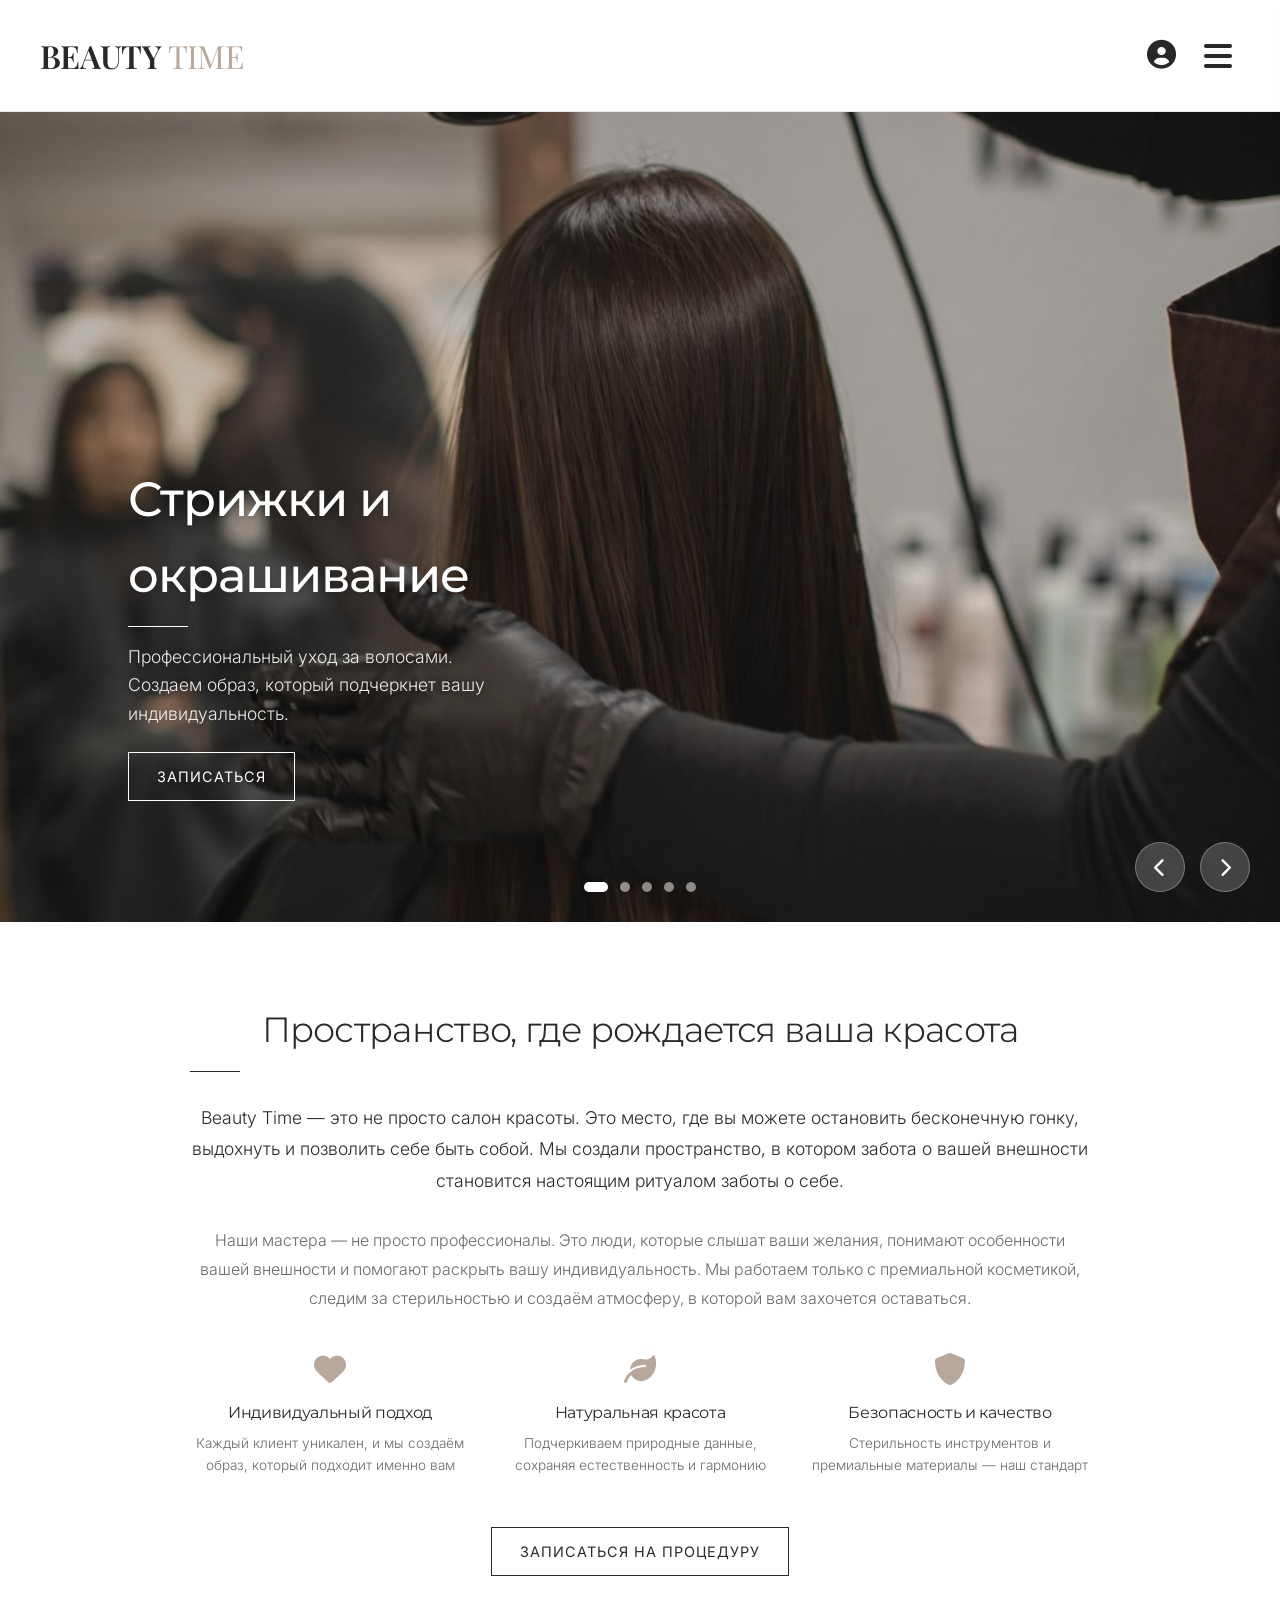
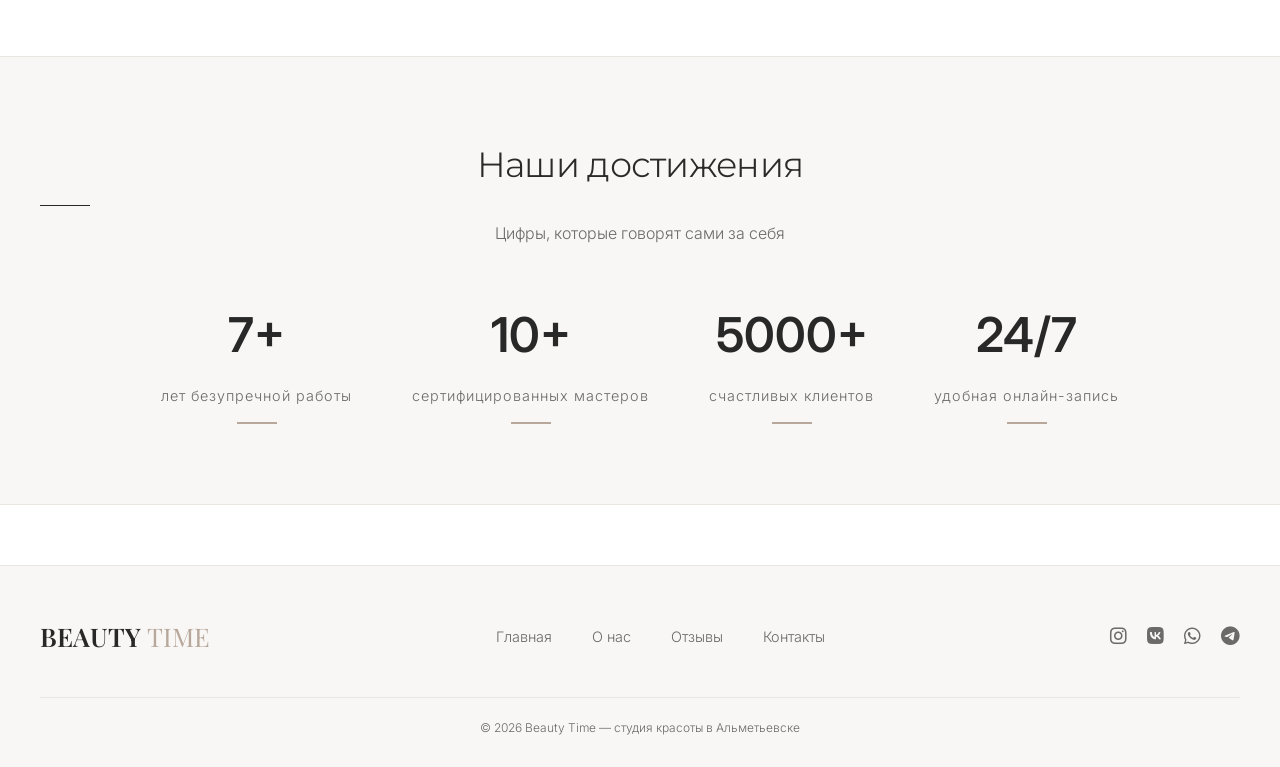
<file: index.html>
﻿<!DOCTYPE html>
<html lang="ru">
<head>
    <meta charset="UTF-8">
    <meta name="viewport" content="width=device-width, initial-scale=1.0, user-scalable=yes">
    <title>Beauty Time — студия красоты</title>
    <link rel="preconnect" href="https://fonts.googleapis.com">
    <link rel="preconnect" href="https://fonts.gstatic.com" crossorigin>
    <link href="https://fonts.googleapis.com/css2?family=Inter:opsz,wght@14..32,300;14..32,400;14..32,500;14..32,600&family=Montserrat:wght@300;400;500;600&family=Playfair+Display:wght@400;500;600;700&display=swap" rel="stylesheet">
    <link rel="stylesheet" href="https://cdnjs.cloudflare.com/ajax/libs/font-awesome/6.0.0-beta3/css/all.min.css">
    <link rel="stylesheet" href="assets/style.css">
</head>
<body>

<!-- ===== ШАПКА ===== -->
<nav class="navbar">
    <div class="container nav-container">
        <a href="index.html" class="logo">BEAUTY <span>TIME</span></a>
        <div class="right-icons">
            <a href="assets/profile.html" class="profile-icon" id="profileLink">
                <i class="fas fa-user-circle"></i>
            </a>
            <input type="checkbox" id="menu-toggle">
            <label for="menu-toggle" class="menu-icon"><i class="fas fa-bars"></i></label>
            <label for="menu-toggle" class="menu-overlay"></label>
            <div class="nav-links">
                <label for="menu-toggle" class="close-menu"><i class="fas fa-times"></i></label>
                <a href="index.html"><i class="fas fa-home"></i> Главная</a>
                <a href="assets/about.html"><i class="fas fa-spa"></i> О нас</a>
                <div class="dropdown" id="services-dropdown">
                    <div class="dropdown-header" onclick="toggleDropdown(event)">
                        <span><i class="fas fa-cut"></i> Услуги</span>
                        <i class="fas fa-chevron-down"></i>
                    </div>
                    <div class="dropdown-content">
                        <a href="assets/services-hair.html">Парикмахерские услуги</a>
                        <a href="assets/services-lashes.html">Ресницы</a>
                        <a href="assets/services-makeup.html">Make up</a>
                        <a href="assets/services-brows.html">Уход за бровями</a>
                        <a href="assets/services-nails.html">Ногтевой сервис</a>
                    </div>
                </div>
                <a href="assets/reviews.html"><i class="fas fa-star"></i> Отзывы</a>
                <a href="assets/contacts.html"><i class="fas fa-phone-alt"></i> Контакты</a>
                
            </div>
        </div>
    </div>
</nav>

<!-- ===== ГЛАВНАЯ СТРАНИЦА ===== -->
<div class="page active-page">
    <!-- Слайдер -->
    <div class="hero-slider" id="heroSlider">
        <div class="slider-container" id="sliderContainer"></div>
        <div class="slider-arrows">
            <div class="slider-arrow" id="prevSlide"><i class="fas fa-chevron-left"></i></div>
            <div class="slider-arrow" id="nextSlide"><i class="fas fa-chevron-right"></i></div>
        </div>
        <div class="slider-dots" id="sliderDots"></div>
    </div>

    <!-- Блок "О салоне" -->
    <section class="about-salon-section">
        <div class="container">
            <div class="about-salon-content">
                <h2 class="about-salon-title">Пространство, где рождается ваша красота</h2>
                <p class="about-salon-lead">
                    Beauty Time — это не просто салон красоты. Это место, где вы можете остановить бесконечную гонку, выдохнуть и позволить себе быть собой. Мы создали пространство, в котором забота о вашей внешности становится настоящим ритуалом заботы о себе.
                </p>
                <p class="about-salon-text">
                    Наши мастера — не просто профессионалы. Это люди, которые слышат ваши желания, понимают особенности вашей внешности и помогают раскрыть вашу индивидуальность. Мы работаем только с премиальной косметикой, следим за стерильностью и создаём атмосферу, в которой вам захочется оставаться.
                </p>
                <div class="about-features">
                    <div class="about-feature-item">
                        <i class="fas fa-heart about-feature-icon"></i>
                        <h3 class="about-feature-title">Индивидуальный подход</h3>
                        <p class="about-feature-text">Каждый клиент уникален, и мы создаём образ, который подходит именно вам</p>
                    </div>
                    <div class="about-feature-item">
                        <i class="fas fa-leaf about-feature-icon"></i>
                        <h3 class="about-feature-title">Натуральная красота</h3>
                        <p class="about-feature-text">Подчеркиваем природные данные, сохраняя естественность и гармонию</p>
                    </div>
                    <div class="about-feature-item">
                        <i class="fas fa-shield-alt about-feature-icon"></i>
                        <h3 class="about-feature-title">Безопасность и качество</h3>
                        <p class="about-feature-text">Стерильность инструментов и премиальные материалы — наш стандарт</p>
                    </div>
                </div>
                <div class="about-cta-wrap">
                    <a href="assets/profile.html" class="btn">Записаться на процедуру</a>
                </div>
            </div>
        </div>
    </section>

    <!-- Блок с достижениями/статистикой -->
    <section class="achievements-section">
        <div class="container">
            <div class="achievements-header">
                <h2 class="achievements-title">Наши достижения</h2>
                <p class="achievements-subtitle">Цифры, которые говорят сами за себя</p>
            </div>
            <div class="achievements-grid">
                <div class="achievement-item">
                    <div class="achievement-number">7+</div>
                    <div class="achievement-label">лет безупречной работы</div>
                    <div class="achievement-divider"></div>
                </div>
                <div class="achievement-item">
                    <div class="achievement-number">10+</div>
                    <div class="achievement-label">сертифицированных мастеров</div>
                    <div class="achievement-divider"></div>
                </div>
                <div class="achievement-item">
                    <div class="achievement-number">5000+</div>
                    <div class="achievement-label">счастливых клиентов</div>
                    <div class="achievement-divider"></div>
                </div>
                <div class="achievement-item">
                    <div class="achievement-number">24/7</div>
                    <div class="achievement-label">удобная онлайн-запись</div>
                    <div class="achievement-divider"></div>
                </div>
            </div>
        </div>
    </section>

</div>

<!-- ФУТЕР -->
<footer>
    <div class="footer-container">
        <div class="footer-content">
            <div class="footer-logo">BEAUTY <span>TIME</span></div>
            <div class="footer-links">
                <a href="index.html">Главная</a>
                <a href="assets/about.html">О нас</a>
                <a href="assets/reviews.html">Отзывы</a>
                <a href="assets/contacts.html">Контакты</a>
            </div>
            <div class="footer-social">
                <a href="#" aria-label="Instagram"><i class="fab fa-instagram"></i></a>
                <a href="#" aria-label="VK"><i class="fab fa-vk"></i></a>
                <a href="#" aria-label="WhatsApp"><i class="fab fa-whatsapp"></i></a>
                <a href="#" aria-label="Telegram"><i class="fab fa-telegram"></i></a>
            </div>
        </div>
        <div class="footer-copyright">
            © 2026 Beauty Time — студия красоты в Альметьевске
        </div>
    </div>
</footer>

<script>
    // ===== ГЛОБАЛЬНЫЕ ПЕРЕМЕННЫЕ =====
    let currentSlide = 0;
    let slides = [];
    let slideInterval;

    // ===== ДАННЫЕ ДЛЯ СЛАЙДЕРА =====
    const sliderData = [
        { image: 'assets/img/hair_slide.jpg', title: 'Стрижки и окрашивание', description: 'Профессиональный уход за волосами. Создаем образ, который подчеркнет вашу индивидуальность.' },
        { image: 'assets/img/eyes_slide.jpg', title: 'Ресницы и ламинирование', description: 'Выразительный взгляд без утяжеления. Ламинирование, наращивание, уход.' },
        { image: 'assets/img/make_up_slide.jpg', title: 'Make up', description: 'Естественная красота, подчеркнутая мастерством наших визажистов.' },
        { image: 'assets/img/brows_slider.jpg', title: 'Уход за бровями', description: 'Естественная красота, подчеркнутая мастерством наших бровистов. Подарите своему взгляду выразительность и гармонию.' },
        { image: 'assets/img/nails_slide.jpg', title: 'Маникюр и педикюр', description: 'Идеальный дизайн ногтей. Работаем только с премиальными материалами.' }
    ];

    // ===== ФУНКЦИИ СЛАЙДЕРА =====
    function initSlider() {
        const container = document.getElementById('sliderContainer');
        const dotsContainer = document.getElementById('sliderDots');
        if (!container) return;
        container.innerHTML = '';
        dotsContainer.innerHTML = '';
        sliderData.forEach((item, index) => {
            const slide = document.createElement('div');
            slide.className = `slide ${index === 0 ? 'active' : ''}`;
            slide.style.backgroundImage = `url('${item.image}')`;
            slide.innerHTML = `<div class="slide-overlay"></div><div class="slide-content"><h2>${item.title}</h2><p>${item.description}</p><a href="assets/profile.html" class="btn">Записаться</a></div>`;
            container.appendChild(slide);
            const dot = document.createElement('div');
            dot.className = `dot ${index === 0 ? 'active' : ''}`;
            dot.onclick = () => goToSlide(index);
            dotsContainer.appendChild(dot);
        });
        slides = document.querySelectorAll('.slide');
        document.getElementById('prevSlide').onclick = () => changeSlide(-1);
        document.getElementById('nextSlide').onclick = () => changeSlide(1);
        startAutoSlide();
    }

    function changeSlide(direction) { stopAutoSlide(); goToSlide(currentSlide + direction); startAutoSlide(); }
    
    function goToSlide(index) {
        if (!slides.length) return;
        if (index < 0) index = slides.length - 1;
        if (index >= slides.length) index = 0;
        slides.forEach((s, i) => s.classList.toggle('active', i === index));
        document.querySelectorAll('.dot').forEach((d, i) => d.classList.toggle('active', i === index));
        currentSlide = index;
    }
    
    function startAutoSlide() { stopAutoSlide(); slideInterval = setInterval(() => changeSlide(1), 5000); }
    function stopAutoSlide() { if (slideInterval) { clearInterval(slideInterval); slideInterval = null; } }

    function toggleDropdown(e) {
        e.stopPropagation();
        document.getElementById('services-dropdown').classList.toggle('active');
    }

    // ===== ПЕРЕНАПРАВЛЕНИЕ ИКОНКИ ПРОФИЛЯ (ИСПРАВЛЕНО) =====
    function updateProfileLink() {
        const profileIcon = document.getElementById('profileLink');
        if (profileIcon) {
            const savedUser = localStorage.getItem('beautyTime_user');
            if (savedUser) {
                const user = JSON.parse(savedUser);
                if (user.isAdmin) {
                    profileIcon.href = 'assets/admin.html';
                } else {
                    profileIcon.href = 'assets/profile.html';
                }
            } else {
                profileIcon.href = 'assets/profile.html';
            }
        }
    }

    // ===== ИНИЦИАЛИЗАЦИЯ =====
    window.onload = () => {
        initSlider();
        updateProfileLink();
    };
</script>
<div class="scroll-top-btn" id="scrollTopBtn">
    <i class="fas fa-arrow-up"></i>
</div>

<script>
    // Кнопка "Наверх"
    const scrollTopBtn = document.getElementById('scrollTopBtn');
    
    window.addEventListener('scroll', function() {
        if (window.scrollY > 300) {
            scrollTopBtn.classList.add('show');
        } else {
            scrollTopBtn.classList.remove('show');
        }
    });
    
    scrollTopBtn.addEventListener('click', function() {
        window.scrollTo({
            top: 0,
            behavior: 'smooth'
        });
    });
</script>
</body>
</html>
</file>
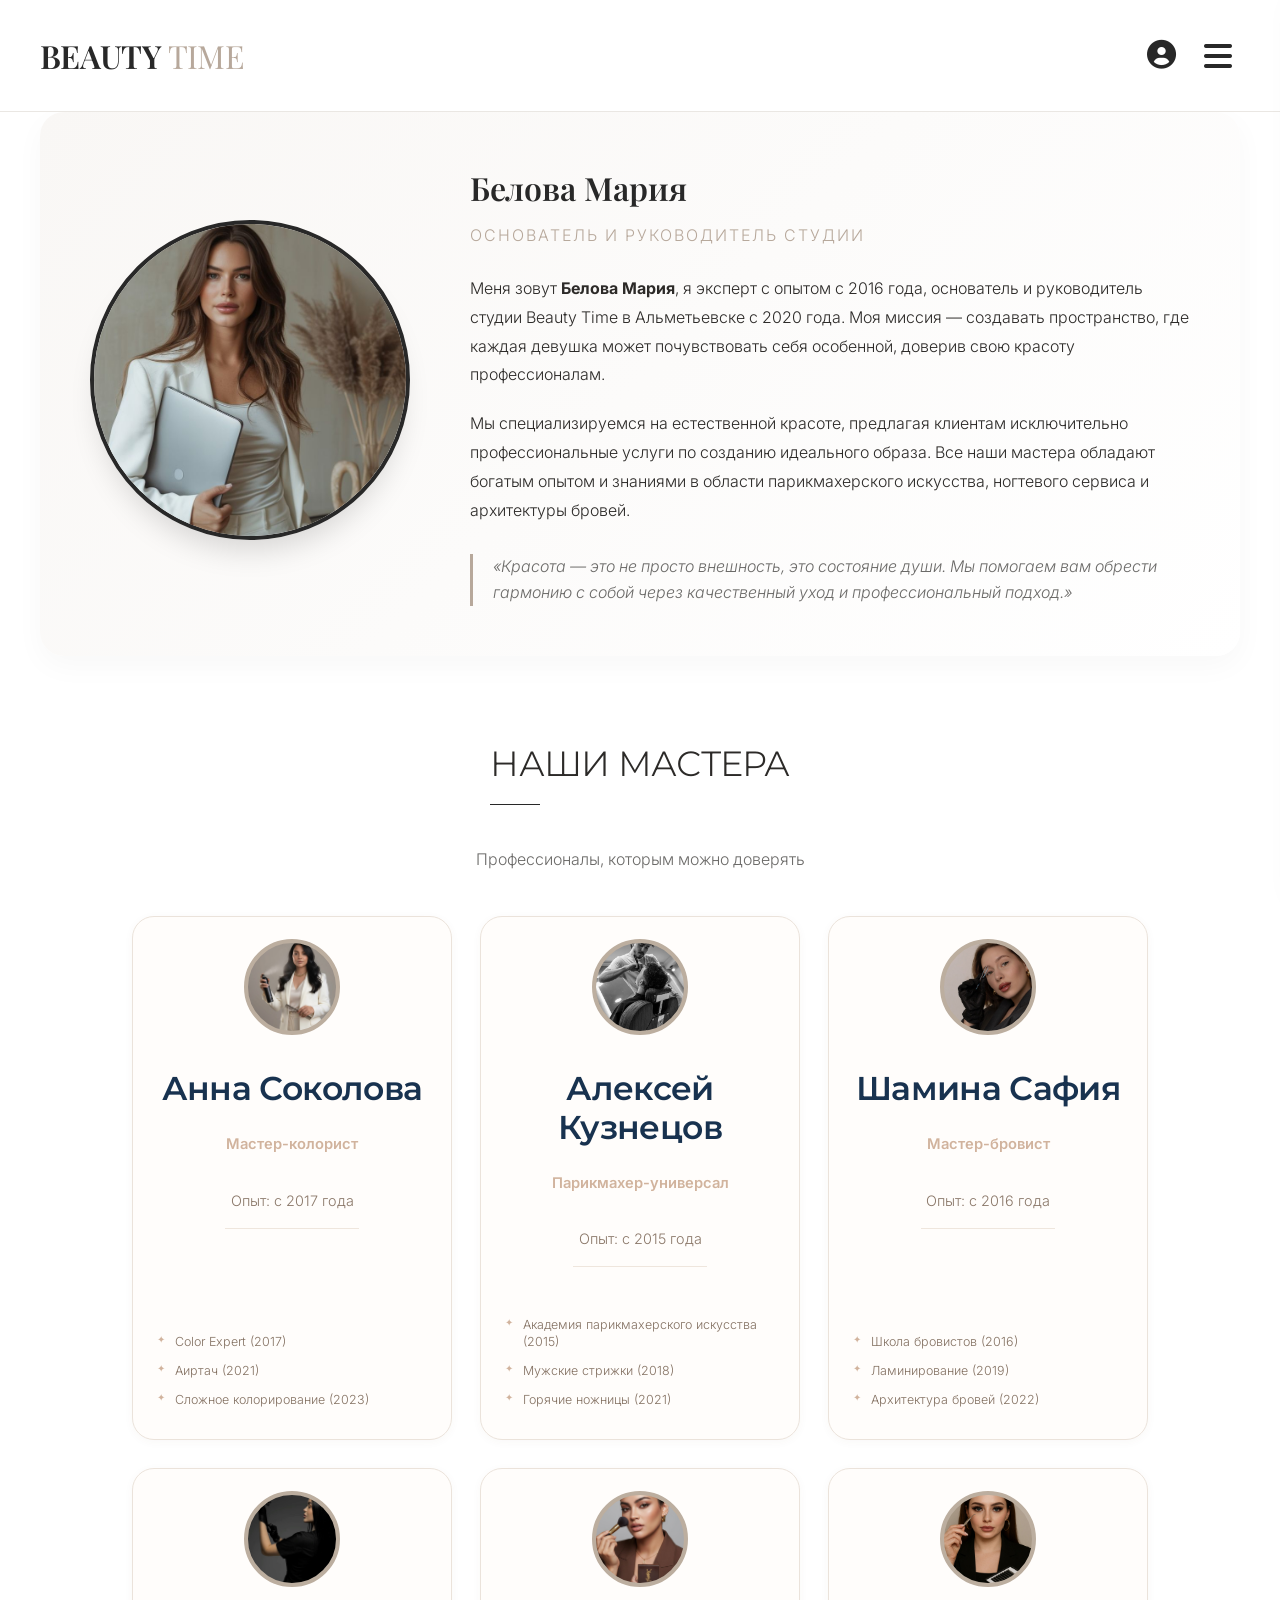
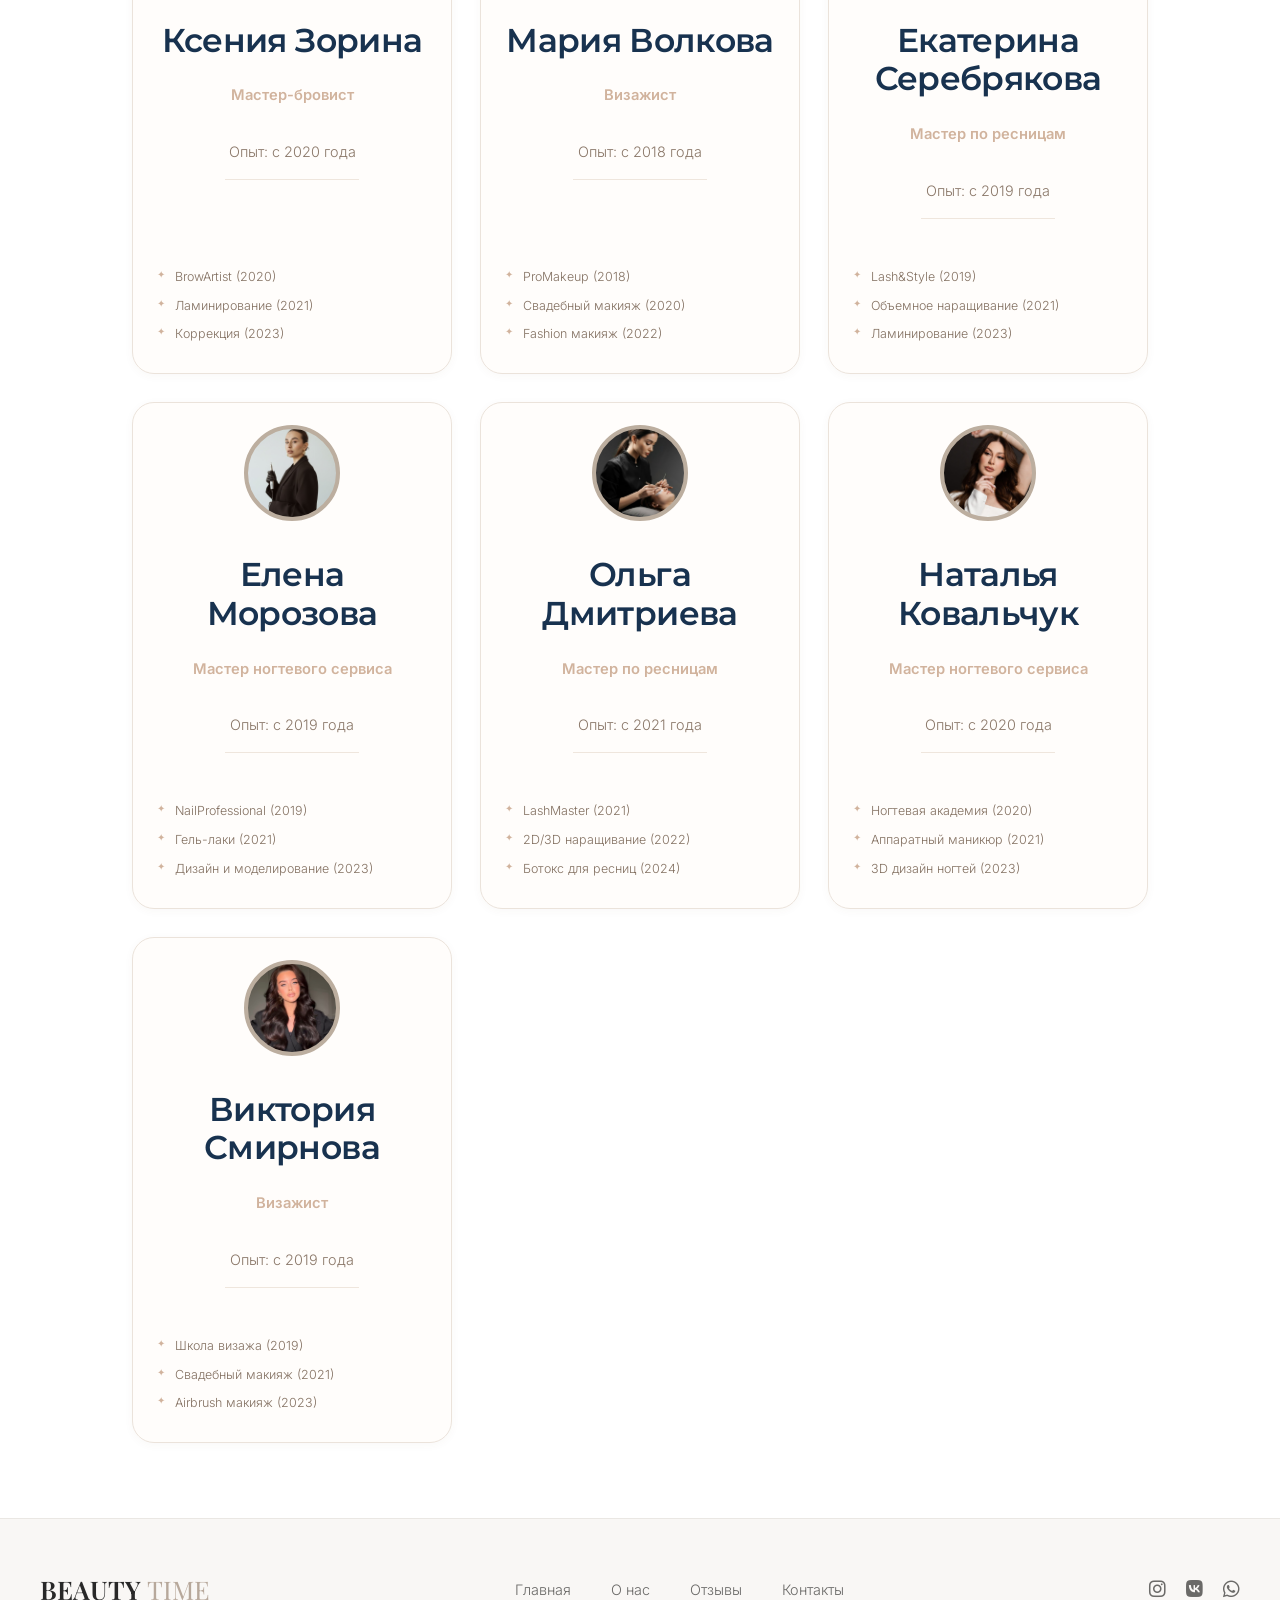
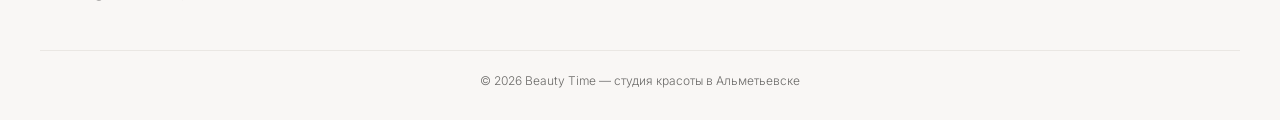
<file: assets/about.html>
﻿<!DOCTYPE html>
<html lang="ru">
<head>
    <meta charset="UTF-8">
    <meta name="viewport" content="width=device-width, initial-scale=1.0, user-scalable=yes">
    <title>Beauty Time — О нас</title>
    <link rel="preconnect" href="https://fonts.googleapis.com">
    <link rel="preconnect" href="https://fonts.gstatic.com" crossorigin>
    <link href="https://fonts.googleapis.com/css2?family=Inter:opsz,wght@14..32,300;14..32,400;14..32,500;14..32,600&family=Montserrat:wght@300;400;500;600&family=Playfair+Display:wght@400;500;600;700&display=swap" rel="stylesheet">
    <link rel="stylesheet" href="https://cdnjs.cloudflare.com/ajax/libs/font-awesome/6.0.0-beta3/css/all.min.css">
    <link rel="stylesheet" href="style.css">
    

</head>
<body class="page-about">

    <!-- ===== ШАПКА ===== -->
    <nav class="navbar">
        <div class="container nav-container">
            <a href="../index.html" class="logo">BEAUTY <span>TIME</span></a>
            <div class="right-icons">
                <a href="profile.html" class="profile-icon"><i class="fas fa-user-circle"></i></a>
                <input type="checkbox" id="menu-toggle">
                <label for="menu-toggle" class="menu-icon"><i class="fas fa-bars"></i></label>
                <label for="menu-toggle" class="menu-overlay"></label>
                <div class="nav-links">
                    <label for="menu-toggle" class="close-menu"><i class="fas fa-times"></i></label>
                    <a href="../index.html"><i class="fas fa-home"></i> Главная</a>
                    <a href="about.html"><i class="fas fa-spa"></i> О нас</a>
                    <div class="dropdown" id="services-dropdown">
                        <div class="dropdown-header" onclick="toggleDropdown(event)">
                            <span><i class="fas fa-cut"></i> Услуги</span>
                            <i class="fas fa-chevron-down"></i>
                        </div>
                        <div class="dropdown-content">
                            <a href="services-hair.html">Парикмахерские услуги</a>
                            <a href="services-lashes.html">Ресницы</a>
                            <a href="services-makeup.html">Make up</a>
                            <a href="services-brows.html">Уход за бровями</a>
                            <a href="services-nails.html">Ногтевой сервис</a>
                        </div>
                    </div>
                    <a href="reviews.html"><i class="fas fa-star"></i> Отзывы</a>
                    <a href="contacts.html"><i class="fas fa-phone-alt"></i> Контакты</a>
                  
                </div>
            </div>
        </div>
    </nav>

    <!-- ===== СТРАНИЦА "О НАС" ===== -->
    <div class="page active-page">
        <div class="container">
            <!-- Блок о Беловой Марии -->
            <div class="about-founder">
                <div class="founder-photo">
                    <img src="img/admin_salon.jpg" alt="Белова Мария" onerror="this.src='https://placehold.co/320x320/e5dfd9/2c2a28?text=Maria'">
                </div>
                <div class="founder-info">
                    <div class="founder-name">Белова Мария</div>
                    <div class="founder-title">ОСНОВАТЕЛЬ И РУКОВОДИТЕЛЬ СТУДИИ</div>
                    <p class="founder-text">
                        Меня зовут <strong>Белова Мария</strong>, я эксперт с опытом с 2016 года, основатель и руководитель студии Beauty Time в Альметьевске с 2020 года. 
                        Моя миссия — создавать пространство, где каждая девушка может почувствовать себя особенной, доверив свою красоту профессионалам.
                    </p>
                    <p class="founder-text">
                        Мы специализируемся на естественной красоте, предлагая клиентам исключительно профессиональные услуги по созданию идеального образа. 
                        Все наши мастера обладают богатым опытом и знаниями в области парикмахерского искусства, ногтевого сервиса и архитектуры бровей.
                    </p>
                    <div class="founder-signature">
                        «Красота — это не просто внешность, это состояние души. Мы помогаем вам обрести гармонию с собой через качественный уход и профессиональный подход.»
                    </div>
                </div>
            </div>

            <!-- Заголовок блока мастеров -->
            <div class="masters-heading">
                <h2 class="masters-heading-title">НАШИ МАСТЕРА</h2>
                <p class="masters-heading-subtitle">Профессионалы, которым можно доверять</p>
            </div>

            <!-- Карточки мастеров -->
            <div class="masters-grid" id="masters-container"></div>
        </div>
    </div>

    <!-- ФУТЕР -->
    <footer>
        <div class="footer-container">
            <div class="footer-content">
                <div class="footer-logo">BEAUTY <span>TIME</span></div>
                <div class="footer-links">
                    <a href="../index.html">Главная</a>
                    <a href="about.html">О нас</a>
                    <a href="reviews.html">Отзывы</a>
                    <a href="contacts.html">Контакты</a>
                </div>
                <div class="footer-social">
                    <a href="#"><i class="fab fa-instagram"></i></a>
                    <a href="#"><i class="fab fa-vk"></i></a>
                    <a href="#"><i class="fab fa-whatsapp"></i></a>
                </div>
            </div>
            <div class="footer-copyright">© 2026 Beauty Time — студия красоты в Альметьевске</div>
        </div>
    </footer>

    <script>
        // ===== ДАННЫЕ МАСТЕРОВ (10 КАРТОЧЕК) =====
        const mastersData = [
            { 
                id: 1, 
                name: 'Анна Соколова', 
                role: 'Мастер-колорист', 
                exp: 'Опыт: с 2017 года', 
                edu: ['Color Expert (2017)', 'Аиртач (2021)', 'Сложное колорирование (2023)'], 
                photo: './img/anna_sokolova_hair.jpg'
            },
            { 
                id: 2, 
                name: 'Алексей Кузнецов', 
                role: 'Парикмахер-универсал', 
                exp: 'Опыт: с 2015 года', 
                edu: ['Академия парикмахерского искусства (2015)', 'Мужские стрижки (2018)', 'Горячие ножницы (2021)'], 
                photo: './img/aleksey_kuznecov_hair.jpg'
            },
            { 
                id: 3, 
                name: 'Шамина Сафия', 
                role: 'Мастер-бровист', 
                exp: 'Опыт: с 2016 года', 
                edu: ['Школа бровистов (2016)', 'Ламинирование (2019)', 'Архитектура бровей (2022)'], 
                photo: './img/safia_shamina_brow.jpg'
            },
            { 
                id: 4, 
                name: 'Ксения Зорина', 
                role: 'Мастер-бровист', 
                exp: 'Опыт: с 2020 года', 
                edu: ['BrowArtist (2020)', 'Ламинирование (2021)', 'Коррекция (2023)'], 
                photo: './img/ksenya_zorina_brow.jpg'
            },
            { 
                id: 5, 
                name: 'Мария Волкова', 
                role: 'Визажист', 
                exp: 'Опыт: с 2018 года', 
                edu: ['ProMakeup (2018)', 'Свадебный макияж (2020)', 'Fashion макияж (2022)'], 
                photo: './img/maria_volkova_makeup.jpeg'
            },
            { 
                id: 6, 
                name: 'Екатерина Серебрякова', 
                role: 'Мастер по ресницам', 
                exp: 'Опыт: с 2019 года', 
                edu: ['Lash&Style (2019)', 'Объемное наращивание (2021)', 'Ламинирование (2023)'], 
                photo: './img/ekaterina_seryabkina_lash.jpg'
            },
            { 
                id: 7, 
                name: 'Елена Морозова', 
                role: 'Мастер ногтевого сервиса', 
                exp: 'Опыт: с 2019 года', 
                edu: ['NailProfessional (2019)', 'Гель-лаки (2021)', 'Дизайн и моделирование (2023)'], 
                photo: './img/elena_morozova_nail.jpg'
            },
            // ===== НОВЫЕ МАСТЕРА =====
            { 
                id: 8, 
                name: 'Ольга Дмитриева', 
                role: 'Мастер по ресницам', 
                exp: 'Опыт: с 2021 года', 
                edu: ['LashMaster (2021)', '2D/3D наращивание (2022)', 'Ботокс для ресниц (2024)'], 
                photo: './img/olga_dmitrieva_lashes.jpg'
            },
            { 
                id: 9, 
                name: 'Наталья Ковальчук', 
                role: 'Мастер ногтевого сервиса', 
                exp: 'Опыт: с 2020 года', 
                edu: ['Ногтевая академия (2020)', 'Аппаратный маникюр (2021)', '3D дизайн ногтей (2023)'], 
                photo: './img/natalia_kovalchuk_nails.jpg'
            },
            { 
                id: 10, 
                name: 'Виктория Смирнова', 
                role: 'Визажист', 
                exp: 'Опыт: с 2019 года', 
                edu: ['Школа визажа (2019)', 'Свадебный макияж (2021)', 'Airbrush макияж (2023)'], 
                photo: './img/victoria_smirnova_makeup.jpg'
            }
        ];

        let isAdmin = false;

        // Функция отрисовки карточек мастеров
        function renderMasters() {
            const container = document.getElementById('masters-container');
            if (!container) return;
            
            container.innerHTML = mastersData.map(master => `
                <div class="master-card">
                    <div class="master-photo" data-photo="${master.photo}"></div>
                    <h3 class="master-name">${master.name}</h3>
                    <div class="master-role">${master.role}</div>
                    <div class="master-exp-wrap">
                        <div class="master-exp">${master.exp}</div>
                    </div>
                    <ul class="master-edu">
                        ${master.edu.map(item => `<li>${item}</li>`).join('')}
                    </ul>
                    ${isAdmin ? `
                        <div class="admin-controls">
                            <button onclick="editMaster(${master.id})"><i class="fas fa-edit"></i></button>
                            <button onclick="deleteMaster(${master.id})"><i class="fas fa-trash"></i></button>
                        </div>
                    ` : ''}
                </div>
            `).join('');

            document.querySelectorAll('.master-photo[data-photo]').forEach((el) => {
                const photo = el.dataset.photo;
                if (photo) {
                    el.style.backgroundImage = `url('${photo}')`;
                    el.style.backgroundSize = 'cover';
                    el.style.backgroundPosition = 'center';
                }
            });
        }

        // Функции для админа (заглушки, можно реализовать позже)
        function editMaster(id) {
            alert(`Редактирование мастера с ID: ${id}`);
        }

        function deleteMaster(id) {
            if (confirm('Удалить этого мастера?')) {
                alert(`Мастер с ID ${id} удалён (демо-режим)`);
            }
        }

        // Проверка прав администратора
        function checkAdmin() {
            const savedUser = localStorage.getItem('beautyTime_user');
            if (savedUser) {
                const user = JSON.parse(savedUser);
                if (user.isAdmin) {
                    isAdmin = true;
                    document.getElementById('admin-menu-item').style.display = 'block';
                    renderMasters(); // Перерисовываем с кнопками админа
                }
            }
        }

        function toggleDropdown(e) {
            e.stopPropagation();
            const dropdown = document.getElementById('services-dropdown');
            if (dropdown) dropdown.classList.toggle('active');
        }

        // Инициализация
        window.onload = () => {
            renderMasters();
            checkAdmin();
        };
         // Перенаправление иконки профиля в зависимости от роли пользователя
    const profileIcon = document.querySelector('.profile-icon');
    if (profileIcon) {
        const savedUser = localStorage.getItem('beautyTime_user');
        if (savedUser) {
            const user = JSON.parse(savedUser);
            if (user.isAdmin) {
                profileIcon.href = 'admin.html';
            } else {
                profileIcon.href = 'profile.html';
            }
        } else {
            profileIcon.href = 'profile.html';
        }
    }
    
    </script>
    <div class="scroll-top-btn" id="scrollTopBtn">
    <i class="fas fa-arrow-up"></i>
</div>

<script>
    // Кнопка "Наверх"
    const scrollTopBtn = document.getElementById('scrollTopBtn');
    
    window.addEventListener('scroll', function() {
        if (window.scrollY > 300) {
            scrollTopBtn.classList.add('show');
        } else {
            scrollTopBtn.classList.remove('show');
        }
    });
    
    scrollTopBtn.addEventListener('click', function() {
        window.scrollTo({
            top: 0,
            behavior: 'smooth'
        });
    });
</script>
</body>
</html>
</file>
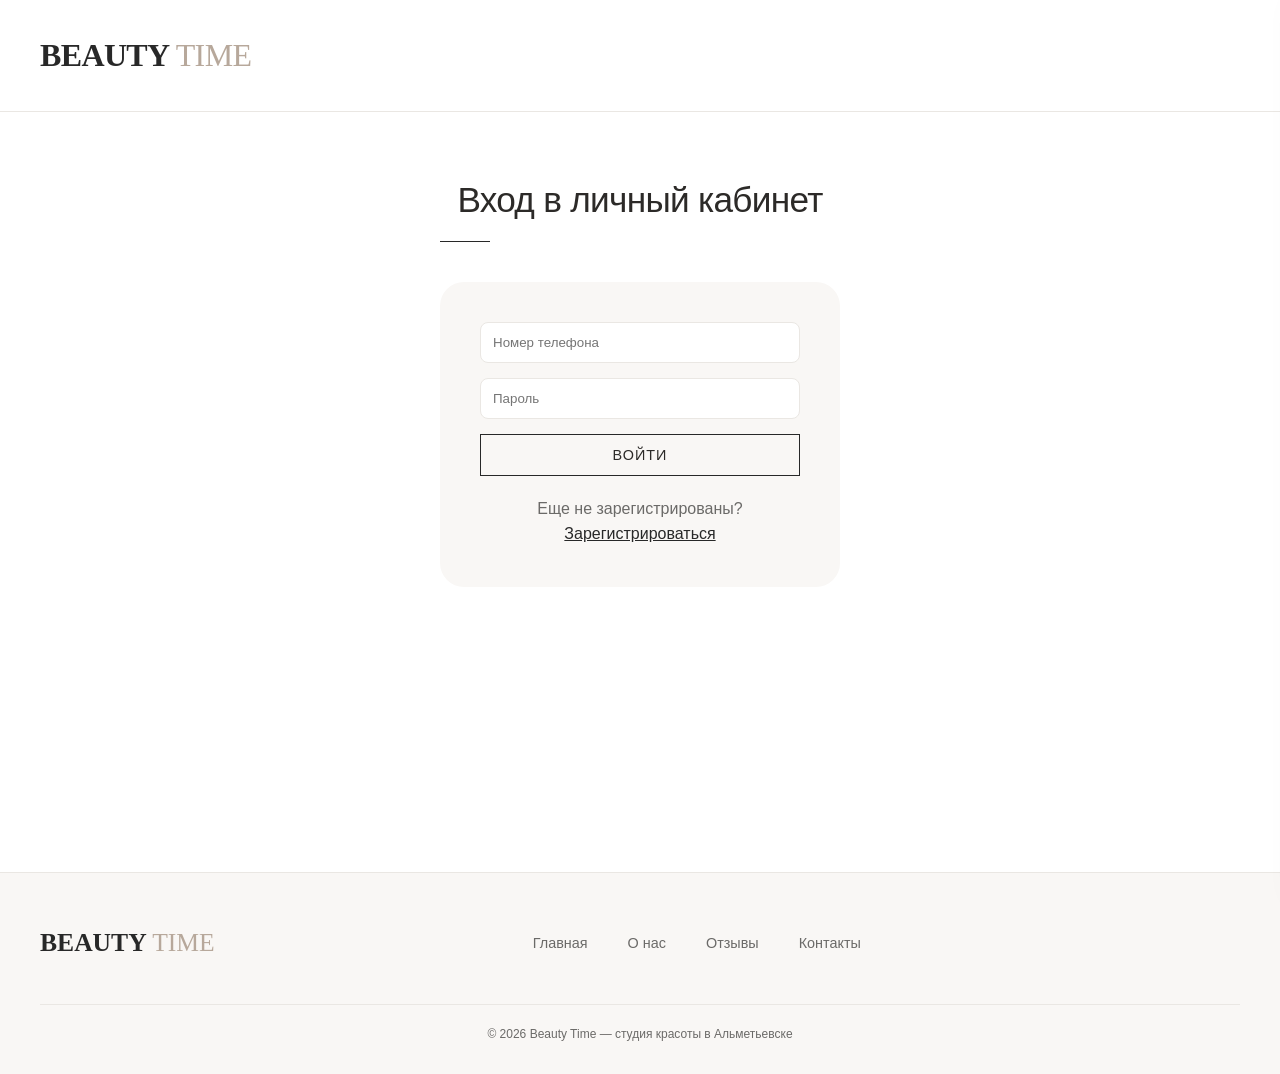
<file: assets/admin.html>
﻿<!DOCTYPE html>
<html lang="ru">
<head>
    <meta charset="UTF-8">
    <meta name="viewport" content="width=device-width, initial-scale=1.0, user-scalable=yes, viewport-fit=cover">
    <title>Beauty Time — Админ-панель</title>
    <link rel="preconnect" href="https://fonts.googleapis.com">
    <link rel="preconnect" href="https://fonts.gstatic.com" crossorigin>
    <link href="https://fonts.googleapis.com/css2?family=Inter:opsz,wght@14..32,300;14..32,400;14..32,500;14..32,600&family=Montserrat:wght@300;400;500;600&family=Playfair+Display:wght@400;500;600;700&display=swap" rel="stylesheet">
    <link rel="stylesheet" href="https://cdnjs.cloudflare.com/ajax/libs/font-awesome/6.0.0-beta3/css/all.min.css">
    <link rel="stylesheet" href="style.css">
    

</head>
<body>

    <nav class="navbar">
        <div class="container nav-container">
            <a href="../index.html" class="logo">BEAUTY <span>TIME</span></a>
            <div class="right-icons">
                <a href="profile.html" class="profile-icon" id="profileLink"><i class="fas fa-user-circle"></i></a>
                <input type="checkbox" id="menu-toggle">
                <label for="menu-toggle" class="menu-icon"><i class="fas fa-bars"></i></label>
                <label for="menu-toggle" class="menu-overlay"></label>
                <div class="nav-links">
                    <label for="menu-toggle" class="close-menu"><i class="fas fa-times"></i></label>
                    <a href="../index.html"><i class="fas fa-home"></i> Главная</a>
                    <a href="about.html"><i class="fas fa-spa"></i> О нас</a>
                    <div class="dropdown" id="services-dropdown">
                        <div class="dropdown-header" onclick="toggleDropdown(event)">
                            <span><i class="fas fa-cut"></i> Услуги</span>
                            <i class="fas fa-chevron-down"></i>
                        </div>
                        <div class="dropdown-content">
                            <a href="services-hair.html">Парикмахерские услуги</a>
                            <a href="services-lashes.html">Ресницы</a>
                            <a href="services-makeup.html">Make up</a>
                            <a href="services-brows.html">Уход за бровями</a>
                            <a href="services-nails.html">Ногтевой сервис</a>
                        </div>
                    </div>
                    <a href="reviews.html"><i class="fas fa-star"></i> Отзывы</a>
                    <a href="contacts.html"><i class="fas fa-phone-alt"></i> Контакты</a>
                </div>
            </div>
        </div>
    </nav>

    <div class="admin-container">
        <div class="admin-header">
            <div class="admin-profile">
                <div class="admin-avatar" id="adminAvatar"></div>
                <div class="admin-info">
                    <h1>Панель администратора</h1>
                    <p>Управление контентом сайта Beauty Time</p>
                </div>
            </div>
        </div>

        <!-- ===== ЛИЧНЫЕ ЗАПИСИ АДМИНИСТРАТОРА ===== -->
        <div class="profile-card">
            <h3>Мои записи</h3>
            <div id="appointments-list" class="appointments-list"></div>
            <button class="btn admin-new-booking-btn" onclick="startBooking()">+ Новая запись</button>
        </div>

        <!-- ===== СТАТИСТИКА ===== -->
        <div class="admin-stats" id="adminStats">
            <div class="stat-card"><div class="stat-number" id="statsMasters">10</div><div class="stat-label">Мастеров</div></div>
            <div class="stat-card"><div class="stat-number" id="statsServices">5</div><div class="stat-label">Категорий услуг</div></div>
            <div class="stat-card"><div class="stat-number" id="statsReviews">15</div><div class="stat-label">Отзывов</div></div>
            <div class="stat-card"><div class="stat-number" id="statsPending">8</div><div class="stat-label">На модерации</div></div>
        </div>

        <!-- ===== БЛОКИ УПРАВЛЕНИЯ ===== -->
        <div class="admin-sections">
            <div class="admin-card"><div class="admin-card-header"><i class="fas fa-users"></i> Мастера</div><div class="admin-card-body"><p>Управление карточками мастеров: добавление, редактирование, удаление</p><button class="admin-btn" onclick="openMastersEditor()">Редактировать мастеров</button></div></div>
            <div class="admin-card"><div class="admin-card-header"><i class="fas fa-cut"></i> Услуги</div><div class="admin-card-body"><p>Управление категориями услуг</p><button class="admin-btn" onclick="openServicesEditor()">Редактировать услуги</button></div></div>
            <div class="admin-card"><div class="admin-card-header"><i class="fas fa-star"></i> Отзывы</div><div class="admin-card-body"><p>Модерация отзывов: подтверждение, удаление</p><button class="admin-btn" onclick="openReviewsModeration()">Модерация отзывов</button></div></div>
        </div>

        <!-- КНОПКА ВЫХОДА -->
        <div class="logout-section">
            <button class="btn logout-btn" onclick="logout()">Выйти из аккаунта</button>
        </div>
    </div>

    <!-- Модальные окна с иконками -->
    <div class="modal" id="mastersModal">
        <div class="modal-content">
            <h3><i class="fas fa-users"></i> Мастера</h3>
            <div id="mastersList" class="items-list"></div>
            <button class="admin-btn admin-btn-add-master" onclick="addMaster()"><i class="fas fa-plus-circle"></i> Добавить мастера</button>
            <div class="modal-buttons">
                <button class="admin-btn admin-btn-close" onclick="closeModal('mastersModal')"><i class="fas fa-times"></i> Закрыть</button>
            </div>
        </div>
    </div>
    
    <div class="modal" id="servicesModal">
        <div class="modal-content">
            <h3><i class="fas fa-cut"></i> Услуги</h3>
            <div id="servicesList" class="items-list"></div>
            <div class="modal-buttons">
                <button class="admin-btn admin-btn-close" onclick="closeModal('servicesModal')"><i class="fas fa-times"></i> Закрыть</button>
            </div>
        </div>
    </div>
    
    <div class="modal" id="reviewsModal">
        <div class="modal-content">
            <h3><i class="fas fa-star"></i> Модерация отзывов</h3>
            <div id="reviewsList" class="items-list"></div>
            <div class="modal-buttons">
                <button class="admin-btn admin-btn-close" onclick="closeModal('reviewsModal')"><i class="fas fa-times"></i> Закрыть</button>
            </div>
        </div>
    </div>
    
    <div class="modal" id="editMasterModal">
        <div class="modal-content">
            <h3 id="editMasterTitle"><i class="fas fa-user-plus"></i> Добавить мастера</h3>
            <input type="text" id="masterName" placeholder="Имя">
            <input type="text" id="masterRole" placeholder="Специализация">
            <input type="text" id="masterExp" placeholder="Опыт">
            <textarea id="masterDesc" placeholder="Описание" rows="2"></textarea>
            <input type="text" id="masterPhoto" placeholder="URL фото">
            <button class="btn-save" onclick="saveMaster()"><i class="fas fa-save"></i> Сохранить</button>
            <button class="admin-btn admin-btn-cancel" onclick="closeModal('editMasterModal')"><i class="fas fa-ban"></i> Отмена</button>
        </div>
    </div>
    
    <div class="modal" id="editServiceModal">
        <div class="modal-content">
            <h3 id="editServiceTitle"><i class="fas fa-edit"></i> Редактировать услугу</h3>
            <input type="text" id="serviceName" placeholder="Название услуги">
            <input type="text" id="serviceIcon" placeholder="Иконка (например: cut, eye, paint-brush)">
            <button class="btn-save" onclick="saveService()"><i class="fas fa-save"></i> Сохранить</button>
            <button class="admin-btn admin-btn-cancel" onclick="closeModal('editServiceModal')"><i class="fas fa-ban"></i> Отмена</button>
        </div>
    </div>

    <div class="scroll-top-btn" id="scrollTopBtn"><i class="fas fa-arrow-up"></i></div>

    <footer>
        <div class="footer-container">
            <div class="footer-content">
                <div class="footer-logo">BEAUTY <span>TIME</span></div>
                <div class="footer-links">
                    <a href="../index.html">Главная</a>
                    <a href="about.html">О нас</a>
                    <a href="reviews.html">Отзывы</a>
                    <a href="contacts.html">Контакты</a>
                </div>
                <div class="footer-social">
                    <a href="#"><i class="fab fa-instagram"></i></a>
                    <a href="#"><i class="fab fa-vk"></i></a>
                    <a href="#"><i class="fab fa-whatsapp"></i></a>
                </div>
            </div>
            <div class="footer-copyright">© 2026 Beauty Time — студия красоты в Альметьевске</div>
        </div>
    </footer>

<script>
    let currentUser = null;
    let currentEditMasterId = null;
    let currentEditServiceId = null;

    // НАЧАЛЬНЫЕ ДАННЫЕ
    const defaultMasters = [
        { id: 1, name: 'Анна Соколова', role: 'Мастер-колорист', exp: 'с 2017', desc: 'Сложные окрашивания без рыжины.', photo: 'img/photo_master_hairs.jpg' },
        { id: 2, name: 'Алексей Кузнецов', role: 'Парикмахер-универсал', exp: 'с 2015', desc: 'Мужские и женские стрижки.', photo: 'img/photo_master_hairs_2.jpg' },
        { id: 3, name: 'Шамина Сафия', role: 'Мастер-бровист', exp: 'с 2016', desc: 'Идеальная форма бровей.', photo: 'img/photo_master_brow.jpg' },
        { id: 4, name: 'Ксения Зорина', role: 'Мастер-бровист', exp: 'с 2020', desc: 'Коррекция и окрашивание.', photo: 'img/photo_master_brow_2.jpg' },
        { id: 5, name: 'Мария Волкова', role: 'Визажист', exp: 'с 2018', desc: 'Свадебный и вечерний макияж.', photo: 'img/photo_make_up.jpeg' },
        { id: 6, name: 'Екатерина Серебрякова', role: 'Мастер по ресницам', exp: 'с 2019', desc: 'Ламинирование и наращивание.', photo: 'img/photo_master_resnic.jpg' },
        { id: 7, name: 'Елена Морозова', role: 'Мастер ногтевого сервиса', exp: 'с 2019', desc: 'Идеальный маникюр и педикюр.', photo: 'img/photonails.jpg' },
        { id: 8, name: 'Ольга Дмитриева', role: 'Мастер по ресницам', exp: 'с 2021', desc: 'Объемное наращивание.', photo: 'https://placehold.co/150x150/e5dfd9/2c2a28?text=Olga' },
        { id: 9, name: 'Наталья Ковальчук', role: 'Мастер ногтевого сервиса', exp: 'с 2020', desc: '3D дизайн ногтей.', photo: 'https://placehold.co/150x150/e5dfd9/2c2a28?text=Natalia' },
        { id: 10, name: 'Виктория Смирнова', role: 'Визажист', exp: 'с 2019', desc: 'Airbrush макияж.', photo: 'https://placehold.co/150x150/e5dfd9/2c2a28?text=Vika' }
    ];

    const defaultServices = [
        { id: 'hair', name: 'Парикмахерские услуги', icon: 'cut' },
        { id: 'lashes', name: 'Ресницы', icon: 'eye' },
        { id: 'makeup', name: 'Make up', icon: 'paint-brush' },
        { id: 'brows', name: 'Уход за бровями', icon: 'eye' },
        { id: 'nails', name: 'Ногтевой сервис', icon: 'hand-paper' }
    ];

    const defaultReviews = [
        { id: 1, author: 'Алиса Журова', text: 'Отличный сервис!', rating: 5, date: 'март 2026', approved: true },
        { id: 2, author: 'Юлия Г.', text: 'Очень довольна!', rating: 5, date: 'февраль 2026', approved: true },
        { id: 3, author: 'Милана А.', text: 'Восторг!', rating: 5, date: 'январь 2026', approved: true },
        { id: 4, author: 'Екатерина С.', text: 'Маникюр супер!', rating: 5, date: 'декабрь 2025', approved: true },
        { id: 5, author: 'Дмитрий П.', text: 'Стрижка отличная', rating: 5, date: 'ноябрь 2025', approved: true },
        { id: 6, author: 'Ольга М.', text: 'Всё понравилось!', rating: 5, date: 'октябрь 2025', approved: true },
        { id: 7, author: 'Светлана К.', text: 'Ламинирование супер', rating: 5, date: 'сентябрь 2025', approved: true },
        { id: 8, author: 'Анна В.', text: 'Брови идеальные', rating: 5, date: 'август 2025', approved: false },
        { id: 9, author: 'Максим Р.', text: 'Барбер топ', rating: 5, date: 'июль 2025', approved: false },
        { id: 10, author: 'Татьяна Д.', text: 'Педикюр отлично', rating: 5, date: 'июнь 2025', approved: false },
        { id: 11, author: 'Ирина З.', text: 'Макияж стойкий', rating: 5, date: 'май 2025', approved: false },
        { id: 12, author: 'Константин Л.', text: 'Всегда доволен', rating: 5, date: 'апрель 2025', approved: false },
        { id: 13, author: 'Вероника П.', text: 'Спа уход топ', rating: 5, date: 'март 2025', approved: false },
        { id: 14, author: 'Артем С.', text: 'Рекомендую', rating: 5, date: 'февраль 2025', approved: false },
        { id: 15, author: 'Наталья Г.', text: 'Колорирование супер', rating: 5, date: 'январь 2025', approved: false }
    ];

    function getMasters() { return JSON.parse(localStorage.getItem('beautyTime_masters')) || defaultMasters; }
    function saveMasters(m) { localStorage.setItem('beautyTime_masters', JSON.stringify(m)); }
    function getServices() { return JSON.parse(localStorage.getItem('beautyTime_services')) || defaultServices; }
    function saveServices(s) { localStorage.setItem('beautyTime_services', JSON.stringify(s)); }
    function getReviews() { return JSON.parse(localStorage.getItem('beautyTime_reviews')) || defaultReviews; }
    function saveReviews(r) { localStorage.setItem('beautyTime_reviews', JSON.stringify(r)); }
    function getAppointments() { return JSON.parse(localStorage.getItem(`appointments_${currentUser?.phone}`)) || []; }

    function updateStats() {
        document.getElementById('statsMasters').innerText = getMasters().length;
        document.getElementById('statsServices').innerText = getServices().length;
        const reviews = getReviews();
        document.getElementById('statsReviews').innerText = reviews.length;
        document.getElementById('statsPending').innerText = reviews.filter(r => !r.approved).length;
    }

    // ГЛАВНАЯ ФУНКЦИЯ ПРОВЕРКИ АДМИНА — ИСПРАВЛЕНА
    function checkAdmin() {
        const saved = localStorage.getItem('beautyTime_user');
        
        if (saved) {
            currentUser = JSON.parse(saved);
            if (currentUser.isAdmin) {
                // Админ — показываем панель
                renderAppointments();
                updateStats();
            } else {
                // Не админ — на главную
                window.location.href = '../index.html';
            }
        } else {
            // Нет пользователя — на страницу входа
            window.location.href = 'profile.html';
        }
    }

    function renderAppointments() {
        const apps = getAppointments();
        const container = document.getElementById('appointments-list');
        if (!container) return;
        const now = new Date();
        const active = apps.filter(app => !app.date || new Date(`${app.date}T${app.time}`) >= now);
        const completed = apps.filter(app => app.date && new Date(`${app.date}T${app.time}`) < now);
        container.innerHTML = `<h4>Активные записи</h4>${active.length ? active.map(app => `<div class="appointment-card"><div><strong>${app.serviceName || 'Услуга'}</strong><br>${app.masterName || 'Мастер'}<br>${app.date || ''} ${app.time || ''}<br>${app.totalPrice || 0} ₽</div><span class="appointment-status status-active">Активна</span></div>`).join('') : '<p>Нет активных записей</p>'}<h4 class="appointments-completed-title">Завершенные</h4>${completed.length ? completed.map(app => `<div class="appointment-card"><div><strong>${app.serviceName || 'Услуга'}</strong><br>${app.masterName}<br>${app.date} ${app.time}<br>${app.totalPrice} ₽</div><span class="appointment-status status-completed">Завершена</span></div>`).join('') : '<p>Нет завершенных записей</p>'}`;
    }

    function startBooking() { window.location.href = 'booking.html'; }
    function logout() { localStorage.removeItem('beautyTime_user'); window.location.href = '../index.html'; }

    function openMastersEditor() { renderMastersList(); document.getElementById('mastersModal').classList.add('active'); }
    function renderMastersList() {
        const masters = getMasters();
        document.getElementById('mastersList').innerHTML = masters.map(m => `<div class="item-card"><h4><i class="fas fa-user-circle"></i> ${m.name}</h4><p>${m.role} | ${m.exp}</p><div class="item-actions"><button class="btn-edit" onclick="editMaster(${m.id})"><i class="fas fa-edit"></i> Ред.</button><button class="btn-delete" onclick="deleteMaster(${m.id})"><i class="fas fa-trash-alt"></i> Уд.</button></div></div>`).join('');
    }
    function editMaster(id) { const m = getMasters().find(x => x.id === id); if (m) { currentEditMasterId = id; document.getElementById('editMasterTitle').innerHTML = '<i class="fas fa-user-edit"></i> Редактировать мастера'; document.getElementById('masterName').value = m.name; document.getElementById('masterRole').value = m.role; document.getElementById('masterExp').value = m.exp; document.getElementById('masterDesc').value = m.desc || ''; document.getElementById('masterPhoto').value = m.photo || ''; closeModal('mastersModal'); document.getElementById('editMasterModal').classList.add('active'); } }
    function addMaster() { currentEditMasterId = null; document.getElementById('editMasterTitle').innerHTML = '<i class="fas fa-user-plus"></i> Добавить мастера'; document.getElementById('masterName').value = ''; document.getElementById('masterRole').value = ''; document.getElementById('masterExp').value = ''; document.getElementById('masterDesc').value = ''; document.getElementById('masterPhoto').value = ''; closeModal('mastersModal'); document.getElementById('editMasterModal').classList.add('active'); }
    function saveMaster() { const masters = getMasters(); const newMaster = { id: currentEditMasterId || Date.now(), name: document.getElementById('masterName').value, role: document.getElementById('masterRole').value, exp: document.getElementById('masterExp').value, desc: document.getElementById('masterDesc').value, photo: document.getElementById('masterPhoto').value }; if (currentEditMasterId) { const idx = masters.findIndex(m => m.id === currentEditMasterId); if (idx !== -1) masters[idx] = newMaster; } else masters.push(newMaster); saveMasters(masters); closeModal('editMasterModal'); renderMastersList(); updateStats(); alert('Сохранено'); }
    function deleteMaster(id) { if (confirm('Удалить мастера?')) { saveMasters(getMasters().filter(m => m.id !== id)); renderMastersList(); updateStats(); } }

    function openServicesEditor() { renderServicesList(); document.getElementById('servicesModal').classList.add('active'); }
    function renderServicesList() { document.getElementById('servicesList').innerHTML = getServices().map(s => `<div class="item-card"><h4><i class="fas fa-${s.icon}"></i> ${s.name}</h4><p>Иконка: ${s.icon}</p><div class="item-actions"><button class="btn-edit" onclick="editService('${s.id}')"><i class="fas fa-edit"></i> Ред.</button><button class="btn-delete" onclick="deleteService('${s.id}')"><i class="fas fa-trash-alt"></i> Уд.</button></div></div>`).join(''); }
    function editService(id) { const s = getServices().find(x => x.id === id); if (s) { currentEditServiceId = id; document.getElementById('editServiceTitle').innerHTML = '<i class="fas fa-edit"></i> Редактировать услугу'; document.getElementById('serviceName').value = s.name; document.getElementById('serviceIcon').value = s.icon; closeModal('servicesModal'); document.getElementById('editServiceModal').classList.add('active'); } }
    function saveService() { const services = getServices(); const idx = services.findIndex(s => s.id === currentEditServiceId); if (idx !== -1) { services[idx].name = document.getElementById('serviceName').value; services[idx].icon = document.getElementById('serviceIcon').value; saveServices(services); renderServicesList(); updateStats(); alert('Сохранено'); } closeModal('editServiceModal'); }
    function deleteService(id) { if (confirm('Удалить услугу?')) { saveServices(getServices().filter(s => s.id !== id)); renderServicesList(); updateStats(); } }

    function openReviewsModeration() { renderReviewsList(); document.getElementById('reviewsModal').classList.add('active'); }
    function renderReviewsList() {
        const reviews = getReviews();
        document.getElementById('reviewsList').innerHTML = reviews.map(r => `<div class="item-card"><h4><i class="fas fa-user"></i> ${r.author}</h4><p>${r.text.substring(0, 60)}...</p><span class="review-status ${r.approved ? 'status-approved' : 'status-pending'}"><i class="fas ${r.approved ? 'fa-check-circle' : 'fa-clock'}"></i> ${r.approved ? 'Одобрен' : 'На модерации'}</span><div class="item-actions">${!r.approved ? `<button class="btn-edit" onclick="approveReview(${r.id})"><i class="fas fa-check"></i> Одобрить</button>` : ''}<button class="btn-delete" onclick="deleteReview(${r.id})"><i class="fas fa-trash-alt"></i> Удалить</button></div></div>`).join('');
    }
    function approveReview(id) { const reviews = getReviews(); const idx = reviews.findIndex(r => r.id === id); if (idx !== -1) { reviews[idx].approved = true; saveReviews(reviews); renderReviewsList(); updateStats(); alert('Отзыв одобрен'); } }
    function deleteReview(id) { if (confirm('Удалить отзыв?')) { saveReviews(getReviews().filter(r => r.id !== id)); renderReviewsList(); updateStats(); } }

    function closeModal(id) { document.getElementById(id).classList.remove('active'); }
    function toggleDropdown(e) { e.stopPropagation(); document.getElementById('services-dropdown').classList.toggle('active'); }

    // Кнопка "Наверх"
    const scrollTopBtn = document.getElementById('scrollTopBtn');
    if (scrollTopBtn) {
        window.addEventListener('scroll', () => scrollTopBtn.classList.toggle('show', window.scrollY > 300));
        scrollTopBtn.addEventListener('click', () => window.scrollTo({ top: 0, behavior: 'smooth' }));
    }

    // ЗАПУСК ПРИ ЗАГРУЗКЕ СТРАНИЦЫ
    window.onload = () => {
        // Инициализация данных, если их нет
        if (!localStorage.getItem('beautyTime_masters')) saveMasters(defaultMasters);
        if (!localStorage.getItem('beautyTime_services')) saveServices(defaultServices);
        if (!localStorage.getItem('beautyTime_reviews')) saveReviews(defaultReviews);
        
        // Проверяем, есть ли пользователь в localStorage
        const savedUser = localStorage.getItem('beautyTime_user');
        
        if (!savedUser) {
            // Если нет пользователя — перенаправляем на страницу входа
            window.location.href = 'profile.html';
            return;
        }
        
        currentUser = JSON.parse(savedUser);
        
        if (currentUser.isAdmin) {
            // Админ — показываем админ-панель
            renderAppointments();
            updateStats();
        } else {
            // Обычный пользователь — на главную
            window.location.href = '../index.html';
        }
    };
</script>
    
</body>
</html>
</file>
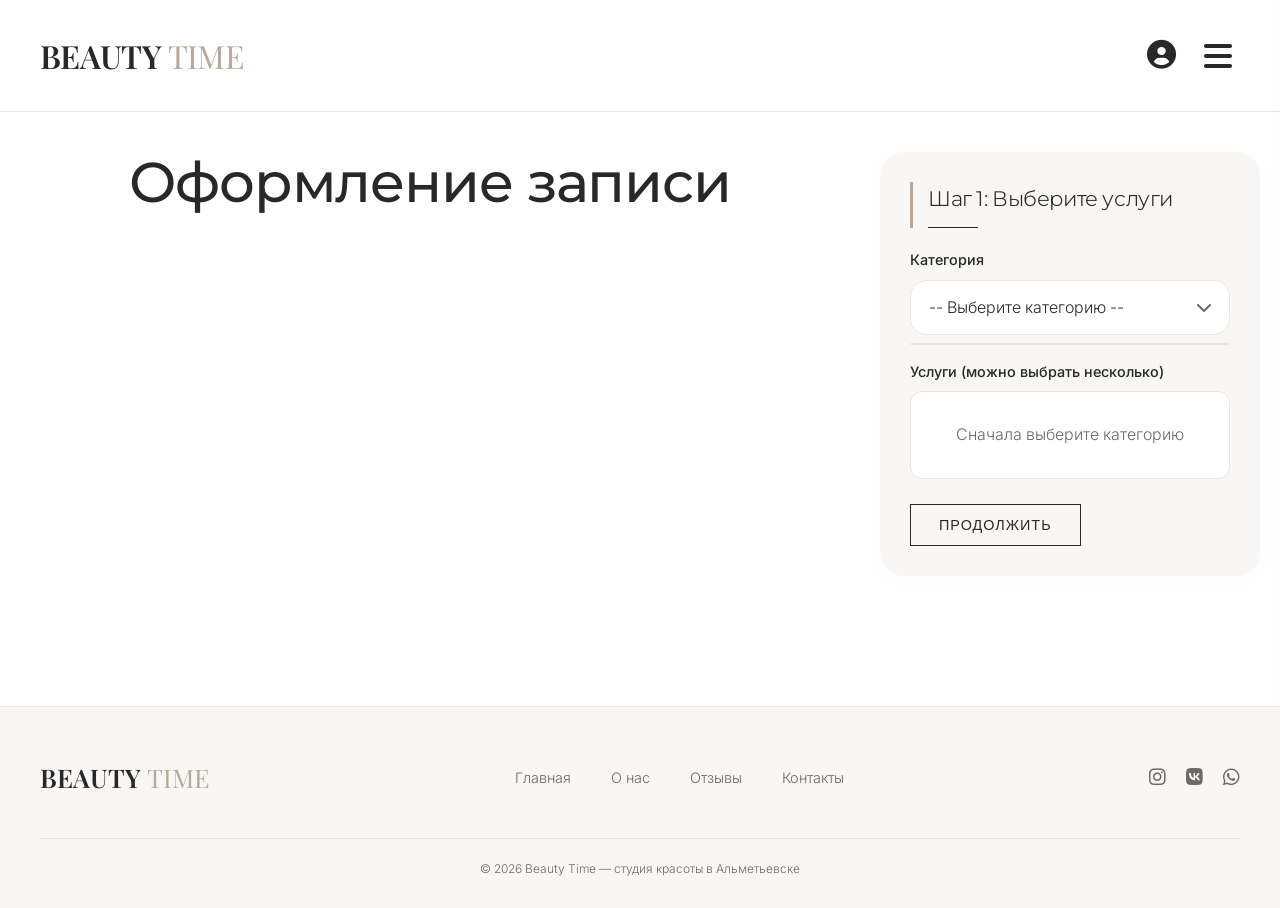
<file: assets/booking.html>
﻿<!DOCTYPE html>
<html lang="ru">
<head>
    <meta charset="UTF-8">
    <meta name="viewport" content="width=device-width, initial-scale=1.0, user-scalable=yes">
    <title>Beauty Time — Оформление записи</title>
    <link rel="preconnect" href="https://fonts.googleapis.com">
    <link rel="preconnect" href="https://fonts.gstatic.com" crossorigin>
    <link href="https://fonts.googleapis.com/css2?family=Inter:opsz,wght@14..32,300;14..32,400;14..32,500;14..32,600&family=Montserrat:wght@300;400;500;600&family=Playfair+Display:wght@400;500;600;700&display=swap" rel="stylesheet">
    <link rel="stylesheet" href="https://cdnjs.cloudflare.com/ajax/libs/font-awesome/6.0.0-beta3/css/all.min.css">
    <link rel="stylesheet" href="style.css">
    

</head>
<body>

    <nav class="navbar">
        <div class="container nav-container">
            <a href="../index.html" class="logo">BEAUTY <span>TIME</span></a>
            <div class="right-icons">
                <a href="profile.html" class="profile-icon" id="profileLink"><i class="fas fa-user-circle"></i></a>
                <input type="checkbox" id="menu-toggle">
                <label for="menu-toggle" class="menu-icon"><i class="fas fa-bars"></i></label>
                <label for="menu-toggle" class="menu-overlay"></label>
                <div class="nav-links">
                    <label for="menu-toggle" class="close-menu"><i class="fas fa-times"></i></label>
                    <a href="../index.html"><i class="fas fa-home"></i> Главная</a>
                    <a href="about.html"><i class="fas fa-spa"></i> О нас</a>
                    <div class="dropdown" id="services-dropdown">
                        <div class="dropdown-header" onclick="toggleDropdown(event)">
                            <span><i class="fas fa-cut"></i> Услуги</span>
                            <i class="fas fa-chevron-down"></i>
                        </div>
                        <div class="dropdown-content">
                            <a href="services-hair.html">Парикмахерские услуги</a>
                            <a href="services-lashes.html">Ресницы</a>
                            <a href="services-makeup.html">Make up</a>
                            <a href="services-brows.html">Уход за бровями</a>
                            <a href="services-nails.html">Ногтевой сервис</a>
                        </div>
                    </div>
                    <a href="reviews.html"><i class="fas fa-star"></i> Отзывы</a>
                    <a href="contacts.html"><i class="fas fa-phone-alt"></i> Контакты</a>
                </div>
            </div>
        </div>
    </nav>

    <div class="booking-container">
        <h1 class="booking-title-centered">Оформление записи</h1>

        <!-- Шаг 1: Выбор категории и услуг -->
        <div class="booking-card" id="step1">
            <h2>Шаг 1: Выберите услуги</h2>
            <div class="form-group">
                <label>Категория</label>
                <div class="custom-select-wrapper" id="categorySelectWrapper">
                    <div class="custom-select-trigger">
                        <span>-- Выберите категорию --</span>
                        <i class="fas fa-chevron-down"></i>
                    </div>
                    <div class="custom-select-options"></div>
                </div>
            </div>
            <div class="form-group">
                <label>Услуги (можно выбрать несколько)</label>
                <div id="servicesContainer" class="services-list">
                    <p class="booking-placeholder">Сначала выберите категорию</p>
                </div>
                <div id="totalCalculator" class="total-calculator">
                    Итого: <span id="totalAmount">0</span> ₽
                </div>
            </div>
            <div class="step-buttons">
                <button class="btn" onclick="nextStep(2)">Продолжить</button>
            </div>
        </div>

        <!-- Шаг 2: Выбор мастера -->
        <div class="booking-card" id="step2">
            <h2>Шаг 2: Выберите мастера</h2>
            <div id="mastersList" class="masters-grid"></div>
            <div class="step-buttons">
                <button class="btn btn-back" onclick="prevStep(1)">Назад</button>
                <button class="btn" onclick="nextStep(3)">Продолжить</button>
            </div>
        </div>

        <!-- Шаг 3: Выбор даты -->
        <div class="booking-card" id="step3">
            <h2>Шаг 3: Выберите дату</h2>
            <div id="calendarWidget"></div>
            <div class="step-buttons">
                <button class="btn btn-back" onclick="prevStep(2)">Назад</button>
                <button class="btn" onclick="nextStep(4)">Продолжить</button>
            </div>
        </div>

        <!-- Шаг 4: Выбор времени -->
        <div class="booking-card" id="step4">
            <h2>Шаг 4: Выберите время</h2>
            <div id="timeSlots" class="time-slots"></div>
            <div class="step-buttons">
                <button class="btn btn-back" onclick="prevStep(3)">Назад</button>
                <button class="btn" onclick="nextStep(5)">Продолжить</button>
            </div>
        </div>

        <!-- Шаг 5: Подтверждение -->
        <div class="booking-card" id="step5">
            <h2>Шаг 5: Подтверждение записи</h2>
            <div id="summary" class="summary-block"></div>
            <div class="step-buttons">
                <button class="btn btn-back" onclick="prevStep(4)">Назад</button>
                <button class="btn" onclick="confirmBooking()">Подтвердить запись</button>
            </div>
        </div>
    </div>

    <div class="scroll-top-btn" id="scrollTopBtn"><i class="fas fa-arrow-up"></i></div>

    <footer>
        <div class="footer-container">
            <div class="footer-content">
                <div class="footer-logo">BEAUTY <span>TIME</span></div>
                <div class="footer-links">
                    <a href="../index.html">Главная</a>
                    <a href="about.html">О нас</a>
                    <a href="reviews.html">Отзывы</a>
                    <a href="contacts.html">Контакты</a>
                </div>
                <div class="footer-social">
                    <a href="#"><i class="fab fa-instagram"></i></a>
                    <a href="#"><i class="fab fa-vk"></i></a>
                    <a href="#"><i class="fab fa-whatsapp"></i></a>
                </div>
            </div>
            <div class="footer-copyright">© 2026 Beauty Time — студия красоты в Альметьевске</div>
        </div>
    </footer>

    <script>
        // ===== ПОЛНЫЙ КАТАЛОГ УСЛУГ =====
        const categories = {
            hair: {
                name: 'Парикмахерские услуги',
                services: [
                    { id: 1, name: 'Женская стрижка', price: 1500 },
                    { id: 2, name: 'Мужская стрижка', price: 1200 },
                    { id: 3, name: 'Окрашивание', price: 3500 },
                    { id: 4, name: 'Тонирование', price: 2000 },
                    { id: 5, name: 'Кератиновое выпрямление', price: 4000 },
                    { id: 6, name: 'Укладка феном', price: 1200 },
                    { id: 7, name: 'Вечерняя прическа', price: 2500 },
                    { id: 8, name: 'Свадебная прическа', price: 4000 },
                    { id: 9, name: 'Модельная стрижка (короткие)', price: 1800 },
                    { id: 10, name: 'Модельная стрижка (средние)', price: 2200 },
                    { id: 11, name: 'Модельная стрижка (длинные)', price: 2600 },
                    { id: 12, name: 'Стрижка челки', price: 500 },
                    { id: 13, name: 'Детская стрижка (до 7 лет)', price: 1000 },
                    { id: 14, name: 'Детская стрижка (7-12 лет)', price: 1200 },
                    { id: 15, name: 'Детская стрижка (12+)', price: 1400 },
                    { id: 16, name: 'Мужская стрижка машинкой', price: 1000 },
                    { id: 17, name: 'Стрижка бороды и усов', price: 800 },
                    { id: 18, name: 'Окрашивание корней', price: 2000 },
                    { id: 19, name: 'Полное окрашивание (короткие)', price: 2500 },
                    { id: 20, name: 'Полное окрашивание (средние)', price: 3500 },
                    { id: 21, name: 'Полное окрашивание (длинные)', price: 4500 },
                    { id: 22, name: 'Мелирование', price: 3500 },
                    { id: 23, name: 'Балаяж / Шатуш', price: 4500 },
                    { id: 24, name: 'Сложное колорирование', price: 6000 },
                    { id: 25, name: 'AirTouch', price: 5000 },
                    { id: 26, name: 'Омбре', price: 4500 },
                    { id: 27, name: 'Ботокс для волос', price: 3000 },
                    { id: 28, name: 'Ламинирование волос', price: 3500 },
                    { id: 29, name: 'SPA-уход для волос', price: 2500 },
                    { id: 30, name: 'Пилинг кожи головы', price: 2000 }
                ]
            },
            lashes: {
                name: 'Ресницы',
                services: [
                    { id: 31, name: 'Классическое наращивание (1D)', price: 2000 },
                    { id: 32, name: 'Объемное наращивание 2D', price: 2500 },
                    { id: 33, name: 'Объемное наращивание 3D', price: 3000 },
                    { id: 34, name: 'Голливудский объем (4-5D)', price: 3500 },
                    { id: 35, name: 'Лисья эффект (Foxy Eyes)', price: 3000 },
                    { id: 36, name: 'Кукольный эффект', price: 3000 },
                    { id: 37, name: 'Коррекция ресниц (до 2-х недель)', price: 1200 },
                    { id: 38, name: 'Коррекция ресниц (до 3-х недель)', price: 1500 },
                    { id: 39, name: 'Снятие наращенных ресниц', price: 500 },
                    { id: 40, name: 'Ламинирование ресниц', price: 2500 },
                    { id: 41, name: 'Ботокс для ресниц', price: 2000 },
                    { id: 42, name: 'Окрашивание ресниц', price: 800 },
                    { id: 43, name: 'Биозавивка ресниц', price: 2000 }
                ]
            },
            makeup: {
                name: 'Make up',
                services: [
                    { id: 44, name: 'Дневной макияж', price: 2500 },
                    { id: 45, name: 'Вечерний макияж', price: 3500 },
                    { id: 46, name: 'Свадебный макияж', price: 4500 },
                    { id: 47, name: 'Свадебный макияж (с выездом)', price: 5500 },
                    { id: 48, name: 'Фотомакияж', price: 4000 },
                    { id: 49, name: 'Смоки айс', price: 3500 },
                    { id: 50, name: 'Макияж для выпускного', price: 4000 },
                    { id: 51, name: 'Пробный макияж', price: 2000 },
                    { id: 52, name: 'Курс по макияжу (3 занятия)', price: 8000 }
                ]
            },
            brows: {
                name: 'Уход за бровями',
                services: [
                    { id: 53, name: 'Коррекция бровей (воск/пинцет)', price: 600 },
                    { id: 54, name: 'Окрашивание бровей хной', price: 800 },
                    { id: 55, name: 'Окрашивание бровей краской', price: 700 },
                    { id: 56, name: 'Коррекция + окрашивание', price: 1200 },
                    { id: 57, name: 'Ламинирование бровей', price: 1800 },
                    { id: 58, name: 'Ботокс для бровей', price: 1500 },
                    { id: 59, name: 'Долговременная укладка бровей', price: 2000 },
                    { id: 60, name: 'Мужская коррекция бровей', price: 700 }
                ]
            },
            nails: {
                name: 'Ногтевой сервис',
                services: [
                    { id: 61, name: 'Классический маникюр (обрезной)', price: 1000 },
                    { id: 62, name: 'Аппаратный маникюр', price: 1200 },
                    { id: 63, name: 'Комбинированный маникюр', price: 1300 },
                    { id: 64, name: 'Европейский маникюр', price: 1100 },
                    { id: 65, name: 'Мужской маникюр', price: 900 },
                    { id: 66, name: 'Маникюр + покрытие гель-лак', price: 2000 },
                    { id: 67, name: 'SPA-маникюр', price: 1500 },
                    { id: 68, name: 'Японский маникюр', price: 1800 },
                    { id: 69, name: 'Снятие гель-лака', price: 400 },
                    { id: 70, name: 'Классический педикюр (обрезной)', price: 1500 },
                    { id: 71, name: 'Аппаратный педикюр', price: 1800 },
                    { id: 72, name: 'Комбинированный педикюр', price: 1700 },
                    { id: 73, name: 'Медицинский педикюр', price: 2500 },
                    { id: 74, name: 'SPA-педикюр', price: 2000 },
                    { id: 75, name: 'Педикюр + покрытие гель-лак', price: 2500 },
                    { id: 76, name: 'Мужской педикюр', price: 1500 },
                    { id: 77, name: 'Покрытие гель-лак (однотон)', price: 900 },
                    { id: 78, name: 'Френч (классический)', price: 1100 },
                    { id: 79, name: 'Дизайн 1 ногтя', price: 100 },
                    { id: 80, name: 'Сложный дизайн 1 ногтя', price: 200 },
                    { id: 81, name: 'Стемпинг', price: 300 },
                    { id: 82, name: 'Аквариумный дизайн', price: 500 },
                    { id: 83, name: 'Наращивание ногтей (гель)', price: 2500 },
                    { id: 84, name: 'Наращивание ногтей (акригель)', price: 2300 },
                    { id: 85, name: 'Коррекция наращенных ногтей', price: 1800 },
                    { id: 86, name: 'Укрепление ногтей', price: 1500 }
                ]
            }
        };

        // Мастера
        const masters = [
            { id: 1, name: 'Анна Соколова', spec: 'Мастер-колорист', avatar: '👩‍🦰', serviceIds: [1,2,3,4,5,6,7,8,9,10,11,12,13,14,15,16,17,18,19,20,21,22,23,24,25,26,27,28,29,30] },
            { id: 2, name: 'Алексей Кузнецов', spec: 'Парикмахер-универсал', avatar: '👨', serviceIds: [1,2,3,4,5,6,7,8,9,10,11,12,13,14,15,16,17,18,19,20,21,22,23,24,25,26,27,28,29,30] },
            { id: 3, name: 'Шамина Сафия', spec: 'Мастер-бровист', avatar: '👩', serviceIds: [53,54,55,56,57,58,59,60] },
            { id: 4, name: 'Ксения Зорина', spec: 'Мастер-бровист', avatar: '👩', serviceIds: [53,54,55,56,57,58,59,60] },
            { id: 5, name: 'Мария Волкова', spec: 'Визажист', avatar: '👩‍🎨', serviceIds: [44,45,46,47,48,49,50,51,52] },
            { id: 6, name: 'Екатерина Серебрякова', spec: 'Мастер по ресницам', avatar: '👩', serviceIds: [31,32,33,34,35,36,37,38,39,40,41,42,43] },
            { id: 7, name: 'Елена Морозова', spec: 'Мастер ногтевого сервиса', avatar: '💅', serviceIds: [61,62,63,64,65,66,67,68,69,70,71,72,73,74,75,76,77,78,79,80,81,82,83,84,85,86] },
            { id: 8, name: 'Ольга Дмитриева', spec: 'Мастер по ресницам', avatar: '👩', serviceIds: [31,32,33,34,35,36,37,38,39,40,41,42,43] },
            { id: 9, name: 'Наталья Ковальчук', spec: 'Мастер ногтевого сервиса', avatar: '💅', serviceIds: [61,62,63,64,65,66,67,68,69,70,71,72,73,74,75,76,77,78,79,80,81,82,83,84,85,86] },
            { id: 10, name: 'Виктория Смирнова', spec: 'Визажист', avatar: '👩‍🎨', serviceIds: [44,45,46,47,48,49,50,51,52] }
        ];

        const timeSlots = ['10:00', '11:00', '12:00', '13:00', '14:00', '15:00', '16:00', '17:00', '18:00', '19:00'];

        let currentStep = 1;
        let bookingData = {
            categoryKey: null,
            selectedServices: [],
            masterId: null,
            masterName: null,
            date: null,
            time: null
        };
        let currentCalendarDate = new Date();
        let selectedDateStr = null;

        // Инициализация кастомного селекта
        function initCustomSelect() {
            const wrapper = document.getElementById('categorySelectWrapper');
            const trigger = wrapper.querySelector('.custom-select-trigger');
            const optionsContainer = wrapper.querySelector('.custom-select-options');
            
            // Категории для выбора
            const categoriesList = [
                { value: '', text: '-- Выберите категорию --' },
                { value: 'hair', text: 'Парикмахерские услуги' },
                { value: 'lashes', text: 'Ресницы' },
                { value: 'makeup', text: 'Make up' },
                { value: 'brows', text: 'Уход за бровями' },
                { value: 'nails', text: 'Ногтевой сервис' }
            ];
            
            optionsContainer.innerHTML = '';
            
            categoriesList.forEach(cat => {
                const optionDiv = document.createElement('div');
                optionDiv.className = 'custom-select-option';
                optionDiv.textContent = cat.text;
                optionDiv.dataset.value = cat.value;
                optionDiv.onclick = (e) => {
                    e.stopPropagation();
                    // Обновляем отображение
                    trigger.querySelector('span').textContent = cat.text;
                    // Сохраняем выбранную категорию
                    const selectedValue = cat.value;
                    bookingData.categoryKey = selectedValue;
                    // Отображаем услуги
                    if (selectedValue && categories[selectedValue]) {
                        renderServicesList(categories[selectedValue].services);
                    } else {
                        document.getElementById('servicesContainer').innerHTML = '<p class="booking-placeholder">Сначала выберите категорию</p>';
                        document.getElementById('totalCalculator').style.display = 'none';
                        bookingData.selectedServices = [];
                        updateTotal();
                    }
                    // Убираем выделение с других опций
                    optionsContainer.querySelectorAll('.custom-select-option').forEach(opt => opt.classList.remove('selected'));
                    optionDiv.classList.add('selected');
                    // Закрываем дропдаун
                    wrapper.classList.remove('open');
                };
                optionsContainer.appendChild(optionDiv);
            });
            
            // Открытие/закрытие дропдауна
            trigger.onclick = (e) => {
                e.stopPropagation();
                wrapper.classList.toggle('open');
            };
            
            // Закрытие при клике вне
            document.addEventListener('click', (e) => {
                if (!wrapper.contains(e.target)) {
                    wrapper.classList.remove('open');
                }
            });
        }

        function renderServicesList(services) {
            const container = document.getElementById('servicesContainer');
            container.innerHTML = services.map(s => `
                <div class="service-item" data-id="${s.id}" data-price="${s.price}" data-name="${s.name}" onclick="toggleService(${s.id}, ${s.price}, '${s.name}')">
                    <input type="checkbox" ${bookingData.selectedServices.some(sel => sel.id === s.id) ? 'checked' : ''}>
                    <div class="service-info">
                        <div class="service-name">${s.name}</div>
                        <div class="service-price">${s.price} ₽</div>
                    </div>
                </div>
            `).join('');
            updateTotal();
            if (bookingData.selectedServices.length > 0) {
                document.getElementById('totalCalculator').style.display = 'block';
            } else {
                document.getElementById('totalCalculator').style.display = 'none';
            }
        }

        function toggleService(id, price, name) {
            const index = bookingData.selectedServices.findIndex(s => s.id === id);
            if (index === -1) {
                bookingData.selectedServices.push({ id, name, price });
            } else {
                bookingData.selectedServices.splice(index, 1);
            }
            const items = document.querySelectorAll('.service-item');
            for (let item of items) {
                if (parseInt(item.dataset.id) === id) {
                    item.querySelector('input').checked = (index === -1);
                    break;
                }
            }
            updateTotal();
            if (bookingData.selectedServices.length > 0) {
                document.getElementById('totalCalculator').style.display = 'block';
            } else {
                document.getElementById('totalCalculator').style.display = 'none';
            }
        }

        function updateTotal() {
            const total = bookingData.selectedServices.reduce((sum, s) => sum + s.price, 0);
            document.getElementById('totalAmount').innerText = total;
        }

        function renderMasters() {
            const container = document.getElementById('mastersList');
            if (bookingData.selectedServices.length === 0) {
                container.innerHTML = '<p>Сначала выберите услуги</p>';
                return;
            }
            const selectedServiceIds = bookingData.selectedServices.map(s => s.id);
            const availableMasters = masters.filter(m => 
                selectedServiceIds.some(sid => m.serviceIds.includes(sid))
            );
            
            if (availableMasters.length === 0) {
                container.innerHTML = '<p>Нет доступных мастеров для выбранных услуг</p>';
                return;
            }
            container.innerHTML = availableMasters.map(m => `
                <div class="master-card" data-id="${m.id}" data-name="${m.name}" onclick="selectMaster(${m.id}, '${m.name}')">
                    <div class="master-avatar">${m.avatar}</div>
                    <div class="master-info">
                        <h4>${m.name}</h4>
                        <p>${m.spec}</p>
                    </div>
                </div>
            `).join('');
        }

        function selectMaster(id, name) {
            bookingData.masterId = id;
            bookingData.masterName = name;
            document.querySelectorAll('.master-card').forEach(card => card.classList.remove('selected'));
            document.querySelector(`.master-card[data-id="${id}"]`).classList.add('selected');
        }

        function renderCalendar() {
            const container = document.getElementById('calendarWidget');
            const year = currentCalendarDate.getFullYear();
            const month = currentCalendarDate.getMonth();
            const firstDay = new Date(year, month, 1);
            const startWeekday = firstDay.getDay() === 0 ? 6 : firstDay.getDay() - 1;
            const daysInMonth = new Date(year, month + 1, 0).getDate();
            const today = new Date();
            today.setHours(0,0,0,0);
            let calendarHtml = `
                <div class="calendar-header">
                    <div class="calendar-nav" onclick="changeMonth(-1)">←</div>
                    <div class="calendar-month">${firstDay.toLocaleString('ru', { month: 'long', year: 'numeric' })}</div>
                    <div class="calendar-nav" onclick="changeMonth(1)">→</div>
                </div>
                <div class="calendar-weekdays"><span>Пн</span><span>Вт</span><span>Ср</span><span>Чт</span><span>Пт</span><span>Сб</span><span>Вс</span></div>
                <div class="calendar-days">`;
            let day = 1;
            for (let i = 0; i < 42; i++) {
                if (i < startWeekday || day > daysInMonth) {
                    calendarHtml += `<div class="calendar-day disabled"></div>`;
                } else {
                    const date = new Date(year, month, day);
                    const dateStr = date.toISOString().split('T')[0];
                    const isSelected = (selectedDateStr === dateStr);
                    const isPast = date < today;
                    const disabledClass = isPast ? 'disabled' : '';
                    calendarHtml += `<div class="calendar-day ${isSelected ? 'selected' : ''} ${disabledClass}" data-date="${dateStr}" onclick="selectDate('${dateStr}', this)">${day}</div>`;
                    day++;
                }
            }
            calendarHtml += `</div>`;
            container.innerHTML = calendarHtml;
        }

        function changeMonth(delta) {
            currentCalendarDate.setMonth(currentCalendarDate.getMonth() + delta);
            renderCalendar();
        }

        function selectDate(dateStr, element) {
            if (element.classList.contains('disabled')) return;
            bookingData.date = dateStr;
            selectedDateStr = dateStr;
            document.querySelectorAll('.calendar-day').forEach(day => day.classList.remove('selected'));
            element.classList.add('selected');
        }

        function renderTimeSlots() {
            const container = document.getElementById('timeSlots');
            container.innerHTML = timeSlots.map(t => `<div class="time-slot" data-time="${t}" onclick="selectTime('${t}')">${t}</div>`).join('');
        }

        function selectTime(time) {
            bookingData.time = time;
            document.querySelectorAll('.time-slot').forEach(slot => slot.classList.remove('selected'));
            document.querySelector(`.time-slot[data-time="${time}"]`).classList.add('selected');
        }

        function renderSummary() {
            const servicesHtml = bookingData.selectedServices.map(s => `<div>${s.name} — ${s.price} ₽</div>`).join('');
            const total = bookingData.selectedServices.reduce((sum, s) => sum + s.price, 0);
            document.getElementById('summary').innerHTML = `
                <div class="summary-item"><span>Услуги:</span><span>${servicesHtml}</span></div>
                <div class="summary-item"><span>Общая стоимость:</span><span>${total} ₽</span></div>
                <div class="summary-item"><span>Мастер:</span><span>${bookingData.masterName}</span></div>
                <div class="summary-item"><span>Дата:</span><span>${bookingData.date}</span></div>
                <div class="summary-item"><span>Время:</span><span>${bookingData.time}</span></div>
                <div class="summary-item total-price"><span>Итого к оплате:</span><span>${total} ₽</span></div>
            `;
        }

        function nextStep(step) {
            if (step === 2 && bookingData.selectedServices.length === 0) { alert('Выберите хотя бы одну услугу'); return; }
            if (step === 3 && !bookingData.masterId) { alert('Выберите мастера'); return; }
            if (step === 4 && !bookingData.date) { alert('Выберите дату'); return; }
            if (step === 5 && !bookingData.time) { alert('Выберите время'); return; }
            if (step === 2) renderMasters();
            if (step === 3) renderCalendar();
            if (step === 4) renderTimeSlots();
            document.getElementById(`step${currentStep}`).style.display = 'none';
            currentStep = step;
            document.getElementById(`step${currentStep}`).style.display = 'block';
            if (step === 5) renderSummary();
        }

        function prevStep(step) {
            document.getElementById(`step${currentStep}`).style.display = 'none';
            currentStep = step;
            document.getElementById(`step${currentStep}`).style.display = 'block';
        }

        function confirmBooking() {
            const currentUser = JSON.parse(localStorage.getItem('beautyTime_user'));
            if (!currentUser) { alert('Пожалуйста, войдите в аккаунт'); window.location.href = 'profile.html'; return; }
            const appointments = JSON.parse(localStorage.getItem(`appointments_${currentUser.phone}`)) || [];
            appointments.push({
                id: Date.now(),
                services: bookingData.selectedServices,
                totalPrice: bookingData.selectedServices.reduce((sum, s) => sum + s.price, 0),
                masterId: bookingData.masterId,
                masterName: bookingData.masterName,
                date: bookingData.date,
                time: bookingData.time,
                createdAt: new Date().toISOString()
            });
            localStorage.setItem(`appointments_${currentUser.phone}`, JSON.stringify(appointments));
            alert('Запись успешно создана!');
            window.location.href = 'profile.html';
        }

        function toggleDropdown(e) { e.stopPropagation(); document.getElementById('services-dropdown').classList.toggle('active'); }

        const scrollTopBtn = document.getElementById('scrollTopBtn');
        if (scrollTopBtn) {
            window.addEventListener('scroll', () => scrollTopBtn.classList.toggle('show', window.scrollY > 300));
            scrollTopBtn.addEventListener('click', () => window.scrollTo({ top: 0, behavior: 'smooth' }));
        }

        window.onload = () => {
            initCustomSelect();
            renderTimeSlots();
        };
        
    </script>
    
</body>
</html>
</file>
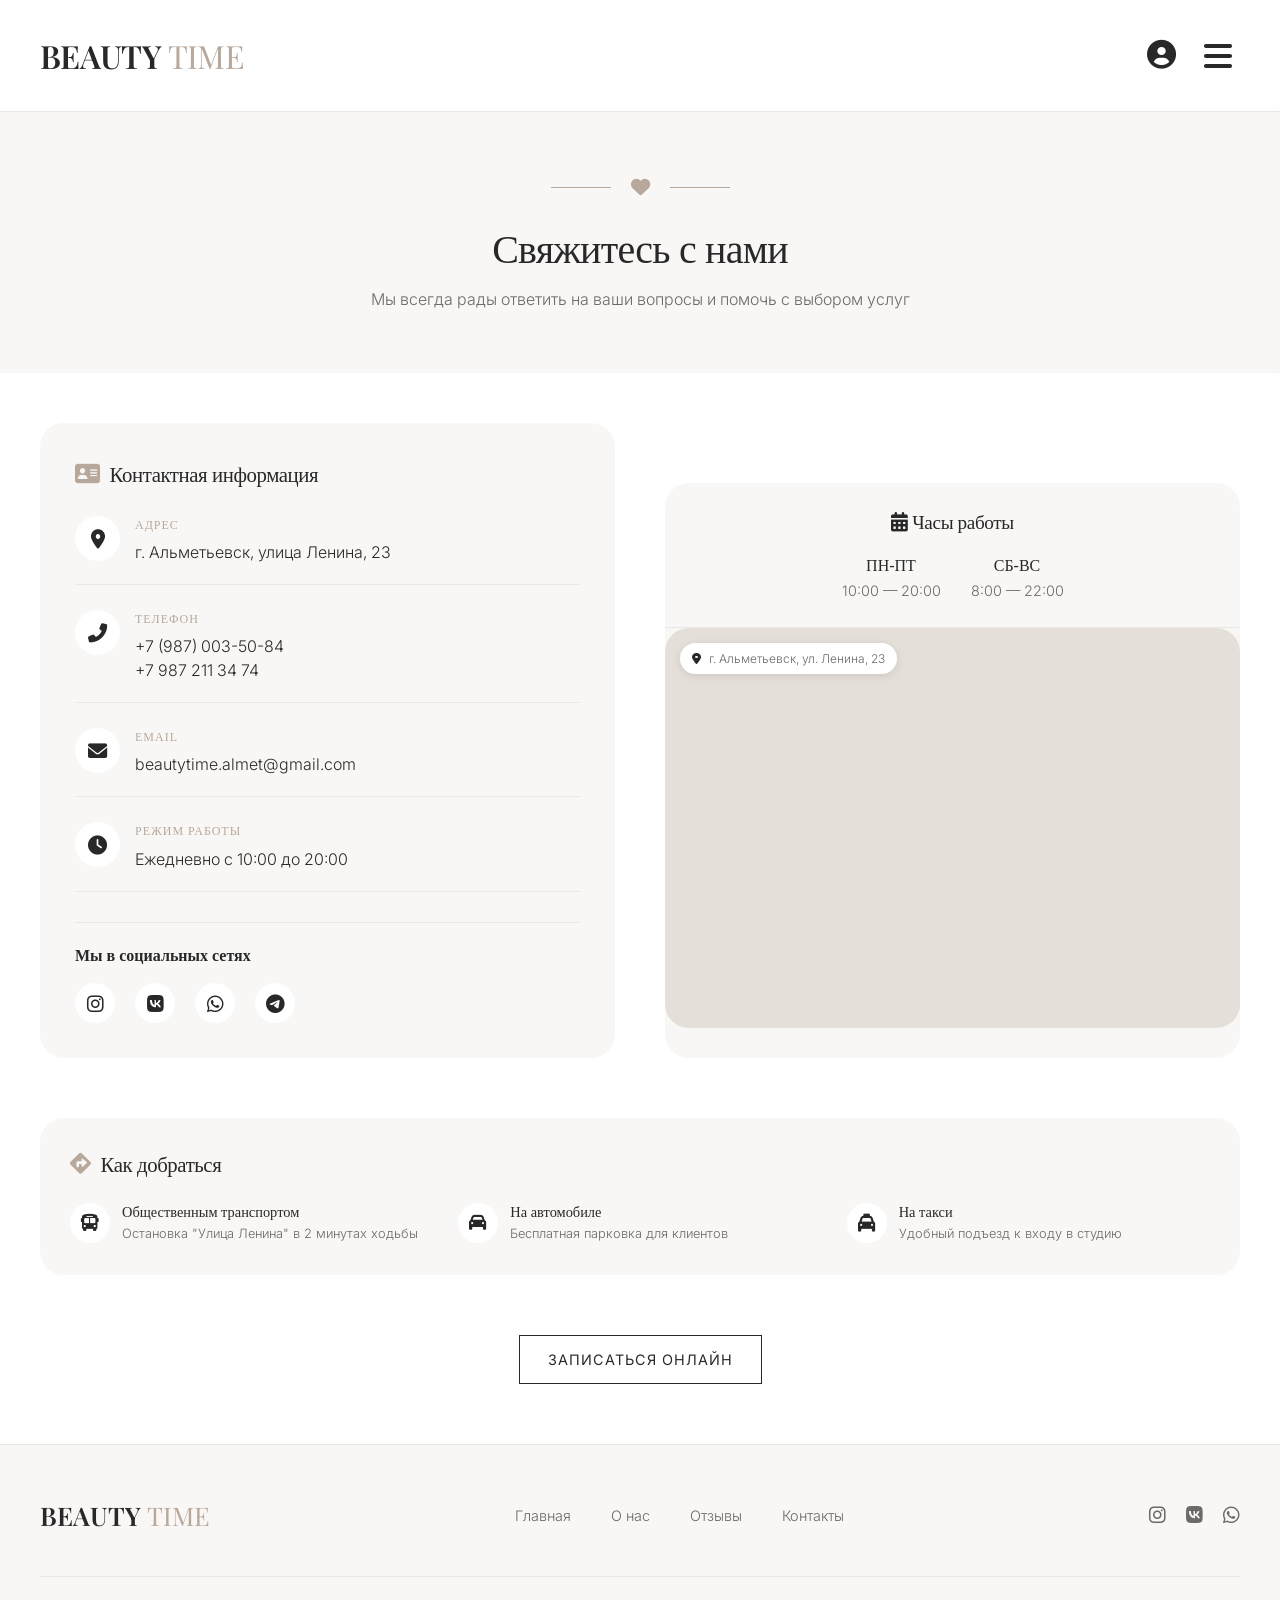
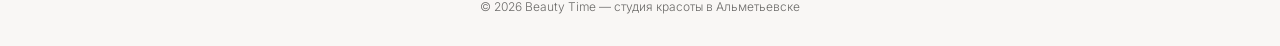
<file: assets/contacts.html>
﻿<!DOCTYPE html>
<html lang="ru">
<head>
    <meta charset="UTF-8">
    <meta name="viewport" content="width=device-width, initial-scale=1.0, user-scalable=yes">
    <title>Beauty Time — Контакты</title>
    <link rel="preconnect" href="https://fonts.googleapis.com">
    <link rel="preconnect" href="https://fonts.gstatic.com" crossorigin>
    <link href="https://fonts.googleapis.com/css2?family=Inter:opsz,wght@14..32,300;14..32,400;14..32,500;14..32,600&family=Montserrat:wght@300;400;500;600&family=Playfair+Display:wght@400;500;600;700&display=swap" rel="stylesheet">
    <link rel="stylesheet" href="https://cdnjs.cloudflare.com/ajax/libs/font-awesome/6.0.0-beta3/css/all.min.css">
    <link rel="stylesheet" href="style.css">
    

</head>
<body>

    <!-- ===== ШАПКА ===== -->
    <nav class="navbar">
        <div class="container nav-container">
            <a href="../index.html" class="logo">BEAUTY <span>TIME</span></a>
            <div class="right-icons">
                <a href="profile.html" class="profile-icon"><i class="fas fa-user-circle"></i></a>
                <input type="checkbox" id="menu-toggle">
                <label for="menu-toggle" class="menu-icon"><i class="fas fa-bars"></i></label>
                <label for="menu-toggle" class="menu-overlay"></label>
                <div class="nav-links">
                    <label for="menu-toggle" class="close-menu"><i class="fas fa-times"></i></label>
                    <a href="../index.html"><i class="fas fa-home"></i> Главная</a>
                    <a href="about.html"><i class="fas fa-spa"></i> О нас</a>
                    <div class="dropdown" id="services-dropdown">
                        <div class="dropdown-header" onclick="toggleDropdown(event)">
                            <span><i class="fas fa-cut"></i> Услуги</span>
                            <i class="fas fa-chevron-down"></i>
                        </div>
                        <div class="dropdown-content">
                            <a href="services-hair.html">Парикмахерские услуги</a>
                            <a href="services-lashes.html">Ресницы</a>
                            <a href="services-makeup.html">Make up</a>
                            <a href="services-brows.html">Уход за бровями</a>
                            <a href="services-nails.html">Ногтевой сервис</a>
                        </div>
                    </div>
                    <a href="reviews.html"><i class="fas fa-star"></i> Отзывы</a>
                    <a href="contacts.html"><i class="fas fa-phone-alt"></i> Контакты</a>
                    
                </div>
            </div>
        </div>
    </nav>

    <!-- ===== СТРАНИЦА "КОНТАКТЫ" ===== -->
    <div class="page active-page">
        <!-- Hero-блок с декоративной линией -->
        <div class="contacts-hero">
            <div class="container">
                <div class="hero-decoration">
                    <span class="hero-line"></span>
                    <span class="hero-icon"><i class="fas fa-heart"></i></span>
                    <span class="hero-line"></span>
                </div>
                <h1>Свяжитесь с нами</h1>
                <p>Мы всегда рады ответить на ваши вопросы и помочь с выбором услуг</p>
            </div>
        </div>

        <div class="container">
            <!-- Основной блок с контактами и картой -->
            <div class="contacts-wrapper">
                <!-- Левая колонка - контактная информация -->
                <div class="contact-info-section">
                    <h3><i class="fas fa-address-card"></i> Контактная информация</h3>
                    
                    <div class="contact-item">
                        <div class="contact-icon"><i class="fas fa-map-marker-alt"></i></div>
                        <div class="contact-details">
                            <div class="label">Адрес</div>
                            <div class="value">г. Альметьевск, улица Ленина, 23</div>
                        </div>
                    </div>
                    
                    <div class="contact-item">
                        <div class="contact-icon"><i class="fas fa-phone-alt"></i></div>
                        <div class="contact-details">
                            <div class="label">Телефон</div>
                            <div class="value">
                                <a href="tel:+79870035084">+7 (987) 003-50-84</a><br>
                                <a href="tel:+79872113474">+7 987 211 34 74</a>
                            </div>
                        </div>
                    </div>
                    
                    <div class="contact-item">
                        <div class="contact-icon"><i class="fas fa-envelope"></i></div>
                        <div class="contact-details">
                            <div class="label">Email</div>
                            <div class="value"><a href="mailto:beautytime.almet@gmail.com">beautytime.almet@gmail.com</a></div>
                        </div>
                    </div>
                    
                    <div class="contact-item">
                        <div class="contact-icon"><i class="fas fa-clock"></i></div>
                        <div class="contact-details">
                            <div class="label">Режим работы</div>
                            <div class="value">Ежедневно с 10:00 до 20:00</div>
                        </div>
                    </div>
                    
                    <div class="social-links-block">
                        <h4>Мы в социальных сетях</h4>
                        <div class="social-icons-list">
                            <a href="#" target="_blank"><i class="fab fa-instagram"></i></a>
                            <a href="#" target="_blank"><i class="fab fa-vk"></i></a>
                            <a href="#" target="_blank"><i class="fab fa-whatsapp"></i></a>
                            <a href="#" target="_blank"><i class="fab fa-telegram"></i></a>
                        </div>
                    </div>
                </div>
                
                <!-- Правая колонка - карта и режим работы -->
                <div class="map-section">
                    <div class="work-hours">
                        <h3><i class="fas fa-calendar-alt"></i> Часы работы</h3>
                        <div class="hours-list">
                            <div class="hours-item">
                                <div class="hours-days">ПН-ПТ</div>
                                <div class="hours-time">10:00 — 20:00</div>
                            </div>
                            <div class="hours-item">
                                <div class="hours-days">СБ-ВС</div>
                                <div class="hours-time">8:00 — 22:00</div>
                            </div>
                        </div>
                    </div>
                 <div class="map-container map-container-rounded">
    <iframe class="map-frame" 
        src="https://yandex.ru/map-widget/v1/?ll=52.303347%2C54.903400&z=18&pt=52.303347%2C54.903400%2Cflag&l=map"
        width="100%" 
        height="100%" 
        frameborder="0" 
        allowfullscreen="true" 
       >
    </iframe>
    <!-- Адресная метка в левом верхнем углу -->
    <div class="map-address-badge">
        <i class="fas fa-location-dot map-address-icon"></i> г. Альметьевск, ул. Ленина, 23
    </div>
</div>
                </div>
            </div>
            
            <!-- Блок "Как добраться" -->
            <div class="how-to-get">
                <h3><i class="fas fa-directions"></i> Как добраться</h3>
                <div class="transport-grid">
                    <div class="transport-item">
                        <div class="transport-icon"><i class="fas fa-bus"></i></div>
                        <div class="transport-text">
                            <div class="transport-title">Общественным транспортом</div>
                            <div class="transport-desc">Остановка "Улица Ленина" в 2 минутах ходьбы</div>
                        </div>
                    </div>
                    <div class="transport-item">
                        <div class="transport-icon"><i class="fas fa-car"></i></div>
                        <div class="transport-text">
                            <div class="transport-title">На автомобиле</div>
                            <div class="transport-desc">Бесплатная парковка для клиентов</div>
                        </div>
                    </div>
                    <div class="transport-item">
                        <div class="transport-icon"><i class="fas fa-taxi"></i></div>
                        <div class="transport-text">
                            <div class="transport-title">На такси</div>
                            <div class="transport-desc">Удобный подъезд к входу в студию</div>
                        </div>
                    </div>
                </div>
            </div>
            
            <!-- Кнопка обратной связи -->
            <div class="feedback-btn">
                <a href="profile.html" class="btn">Записаться онлайн</a>
            </div>
        </div>
    </div>

    <!-- ФУТЕР -->
    <footer>
        <div class="footer-container">
            <div class="footer-content">
                <div class="footer-logo">BEAUTY <span>TIME</span></div>
                <div class="footer-links">
                    <a href="../index.html">Главная</a>
                    <a href="about.html">О нас</a>
                    <a href="reviews.html">Отзывы</a>
                    <a href="contacts.html">Контакты</a>
                </div>
                <div class="footer-social">
                    <a href="#"><i class="fab fa-instagram"></i></a>
                    <a href="#"><i class="fab fa-vk"></i></a>
                    <a href="#"><i class="fab fa-whatsapp"></i></a>
                </div>
            </div>
            <div class="footer-copyright">© 2026 Beauty Time — студия красоты в Альметьевске</div>
        </div>
    </footer>

    <script>
        function toggleDropdown(e) {
            e.stopPropagation();
            const dropdown = document.getElementById('services-dropdown');
            if (dropdown) dropdown.classList.toggle('active');
        }
         // Перенаправление иконки профиля в зависимости от роли пользователя
    const profileIcon = document.querySelector('.profile-icon');
    if (profileIcon) {
        const savedUser = localStorage.getItem('beautyTime_user');
        if (savedUser) {
            const user = JSON.parse(savedUser);
            if (user.isAdmin) {
                profileIcon.href = 'admin.html';
            } else {
                profileIcon.href = 'profile.html';
            }
        } else {
            profileIcon.href = 'profile.html';
        }
    }
    </script>
    <div class="scroll-top-btn" id="scrollTopBtn">
    <i class="fas fa-arrow-up"></i>
</div>

<script>
    // Кнопка "Наверх"
    const scrollTopBtn = document.getElementById('scrollTopBtn');
    
    window.addEventListener('scroll', function() {
        if (window.scrollY > 300) {
            scrollTopBtn.classList.add('show');
        } else {
            scrollTopBtn.classList.remove('show');
        }
    });
    
    scrollTopBtn.addEventListener('click', function() {
        window.scrollTo({
            top: 0,
            behavior: 'smooth'
        });
    });
</script>
</body>
</html>
</file>
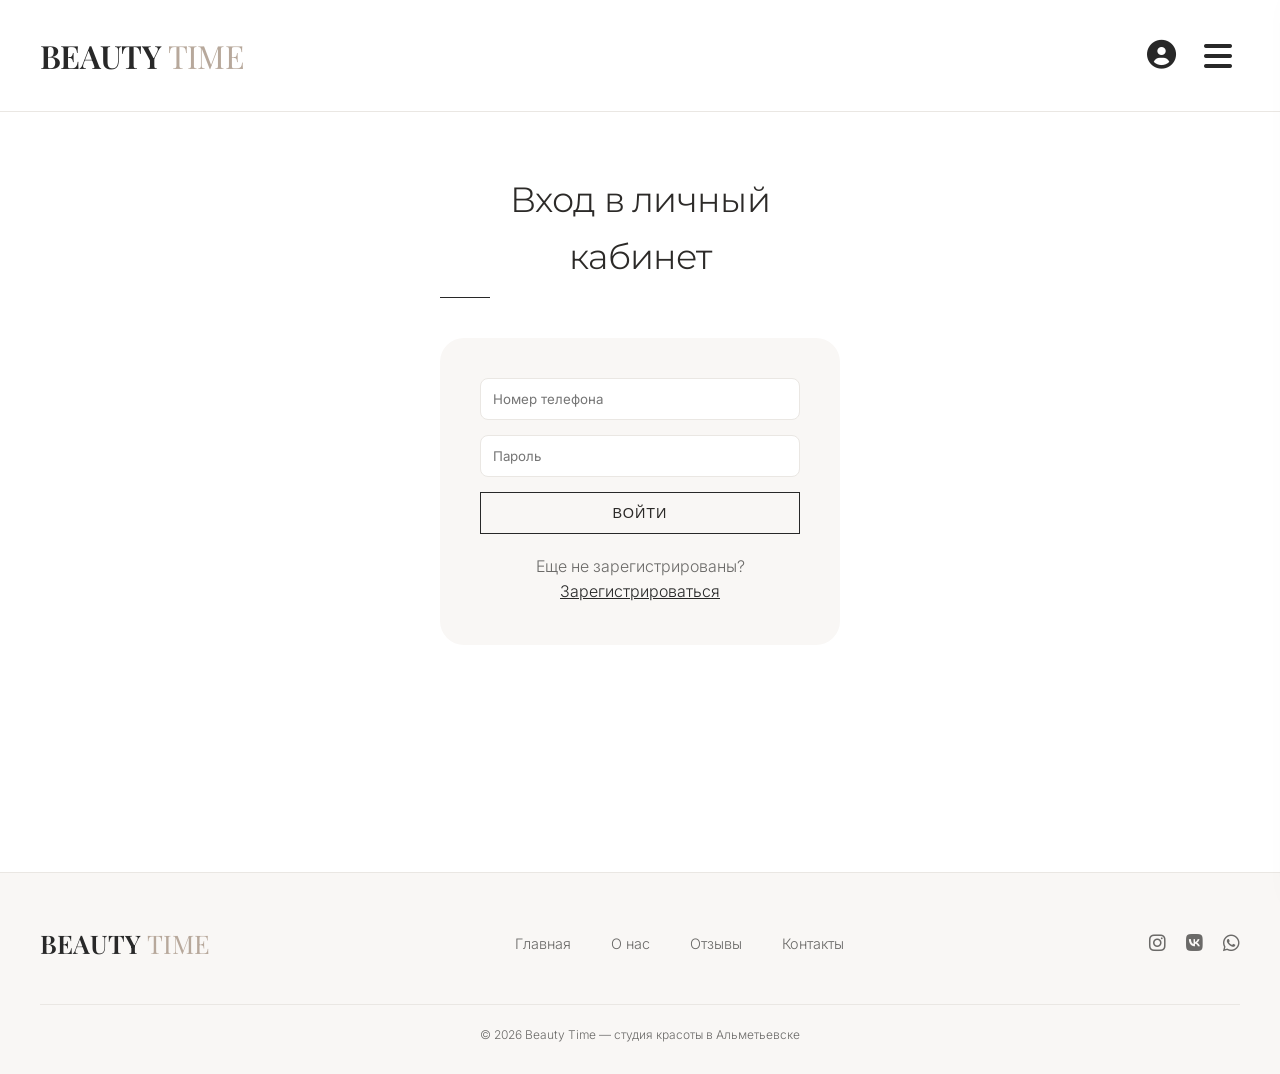
<file: assets/profile.html>
﻿<!DOCTYPE html>
<html lang="ru">
<head>
    <meta charset="UTF-8">
    <meta name="viewport" content="width=device-width, initial-scale=1.0, user-scalable=yes">
    <title>Beauty Time — Личный кабинет</title>
    <link rel="preconnect" href="https://fonts.googleapis.com">
    <link rel="preconnect" href="https://fonts.gstatic.com" crossorigin>
    <link href="https://fonts.googleapis.com/css2?family=Inter:opsz,wght@14..32,300;14..32,400;14..32,500;14..32,600&family=Montserrat:wght@300;400;500;600&family=Playfair+Display:wght@400;500;600;700&display=swap" rel="stylesheet">
    <link rel="stylesheet" href="https://cdnjs.cloudflare.com/ajax/libs/font-awesome/6.0.0-beta3/css/all.min.css">
    <link rel="stylesheet" href="style.css">
    

</head>
<body>

    <!-- ===== ШАПКА ===== -->
    <nav class="navbar">
        <div class="container nav-container">
            <a href="../index.html" class="logo">BEAUTY <span>TIME</span></a>
            <div class="right-icons">
                <a href="profile.html" class="profile-icon" id="profileLink"><i class="fas fa-user-circle"></i></a>
                <input type="checkbox" id="menu-toggle">
                <label for="menu-toggle" class="menu-icon"><i class="fas fa-bars"></i></label>
                <label for="menu-toggle" class="menu-overlay"></label>
                <div class="nav-links">
                    <label for="menu-toggle" class="close-menu"><i class="fas fa-times"></i></label>
                    <a href="../index.html"><i class="fas fa-home"></i> Главная</a>
                    <a href="about.html"><i class="fas fa-spa"></i> О нас</a>
                    <div class="dropdown" id="services-dropdown">
                        <div class="dropdown-header" onclick="toggleDropdown(event)">
                            <span><i class="fas fa-cut"></i> Услуги</span>
                            <i class="fas fa-chevron-down"></i>
                        </div>
                        <div class="dropdown-content">
                            <a href="services-hair.html">Парикмахерские услуги</a>
                            <a href="services-lashes.html">Ресницы</a>
                            <a href="services-makeup.html">Make up</a>
                            <a href="services-brows.html">Уход за бровями</a>
                            <a href="services-nails.html">Ногтевой сервис</a>
                        </div>
                    </div>
                    <a href="reviews.html"><i class="fas fa-star"></i> Отзывы</a>
                    <a href="contacts.html"><i class="fas fa-phone-alt"></i> Контакты</a>
                </div>
            </div>
        </div>
    </nav>

    <!-- ===== СТРАНИЦА ЛИЧНОГО КАБИНЕТА ===== -->
    <div class="page active-page profile-page">
        <div class="container">
            <!-- Форма входа -->
            <div class="profile-auth-box" id="profile-login">
                <h2 class="profile-auth-title">Вход в личный кабинет</h2>
                <div class="auth-form">
                    <input type="text" id="login-phone" placeholder="Номер телефона">
                    <input type="password" id="login-password" placeholder="Пароль">
                    <button class="btn profile-auth-submit" onclick="handleLogin()">Войти</button>
                    <div class="auth-links">Еще не зарегистрированы? <a href="#" onclick="showRegister()">Зарегистрироваться</a></div>
                </div>
            </div>

            <!-- Форма регистрации -->
            <div class="profile-auth-box profile-register" id="profile-register">
                <h2 class="profile-auth-title">Регистрация</h2>
                <div class="auth-form">
                    <input type="text" id="reg-lastname" placeholder="Фамилия">
                    <input type="text" id="reg-firstname" placeholder="Имя">
                    <input type="tel" id="reg-phone" placeholder="Номер телефона">
                    <input type="password" id="reg-password" placeholder="Пароль">
                    <input type="password" id="reg-password2" placeholder="Повторите пароль">
                    <button class="btn profile-auth-submit" onclick="handleRegister()">Зарегистрироваться</button>
                    <div class="auth-links">Уже есть аккаунт? <a href="#" onclick="showLogin()">Войти</a></div>
                </div>
            </div>

            <!-- Личный кабинет (авторизован) -->
            <div class="profile-authenticated-hidden" id="profile-authenticated">
                <div class="profile-card">
                    <div class="profile-avatar" id="profile-avatar" onclick="document.getElementById('avatar-input').click()"></div>
                    <input class="avatar-input-hidden" type="file" id="avatar-input" accept="image/*" onchange="updateAvatar(this)">
                    <h3 id="profile-name"></h3>
                    <p id="profile-phone"></p>
                    <p id="profile-email"></p>
                    <button class="btn btn-small edit-profile-btn" onclick="editProfile()">Редактировать профиль</button>
                    <hr>
                    <h3>Мои записи</h3>
                    <div id="appointments-list" class="appointments-list"></div>
                    <div class="button-group">
                        <button class="btn" onclick="startBooking()">+ Новая запись</button>
                        <button class="btn logout-btn" onclick="logout()">Выйти</button>
                    </div>
                </div>
            </div>
        </div>
    </div>

    <!-- Кнопка "Наверх" -->
    <div class="scroll-top-btn" id="scrollTopBtn"><i class="fas fa-arrow-up"></i></div>

    <!-- ФУТЕР -->
    <footer>
        <div class="footer-container">
            <div class="footer-content">
                <div class="footer-logo">BEAUTY <span>TIME</span></div>
                <div class="footer-links">
                    <a href="../index.html">Главная</a>
                    <a href="about.html">О нас</a>
                    <a href="reviews.html">Отзывы</a>
                    <a href="contacts.html">Контакты</a>
                </div>
                <div class="footer-social">
                    <a href="#"><i class="fab fa-instagram"></i></a>
                    <a href="#"><i class="fab fa-vk"></i></a>
                    <a href="#"><i class="fab fa-whatsapp"></i></a>
                </div>
            </div>
            <div class="footer-copyright">© 2026 Beauty Time — студия красоты в Альметьевске</div>
        </div>
    </footer>

   <script>
    let currentUser = null;

    function getUsers() { return JSON.parse(localStorage.getItem('beautyTime_users')) || []; }
    function saveUsers(users) { localStorage.setItem('beautyTime_users', JSON.stringify(users)); }
    function getAppointments() { return JSON.parse(localStorage.getItem(`appointments_${currentUser?.phone}`)) || []; }
    function saveAppointments(apps) { localStorage.setItem(`appointments_${currentUser?.phone}`, JSON.stringify(apps)); }

    // ГЛАВНАЯ ФУНКЦИЯ ВХОДА — ИСПРАВЛЕНА
    function handleLogin() {
        const phone = document.getElementById('login-phone').value.trim();
        const password = document.getElementById('login-password').value.trim();
        
        // Проверка на администратора
        const ADMIN_PHONE = '89870035084';
        const ADMIN_PASSWORD = '13022008d';
        
        if (phone === ADMIN_PHONE && password === ADMIN_PASSWORD) {
            // Сохраняем данные админа
            const adminUser = {
                phone: ADMIN_PHONE,
                name: 'Администратор',
                isAdmin: true,
                email: 'admin@beautytime.ru',
                avatar: 'img/admin_salon.jpg'
            };
            localStorage.setItem('beautyTime_user', JSON.stringify(adminUser));
            currentUser = adminUser;
            // Сразу переходим в админ-панель
            window.location.href = 'admin.html';
            return;
        }
        
        // Обычная авторизация для пользователей
        const users = getUsers();
        const user = users.find(u => u.phone === phone && u.password === password);
        if (user) {
            currentUser = { ...user, isAdmin: false };
            localStorage.setItem('beautyTime_user', JSON.stringify(currentUser));
            afterLogin();
        } else {
            alert('Неверный телефон или пароль');
        }
    }

    function handleRegister() {
        const lastname = document.getElementById('reg-lastname').value.trim();
        const firstname = document.getElementById('reg-firstname').value.trim();
        const phone = document.getElementById('reg-phone').value.trim();
        const password = document.getElementById('reg-password').value;
        const password2 = document.getElementById('reg-password2').value;
        if (!lastname || !firstname || !phone || !password) { alert('Заполните все поля'); return; }
        if (password !== password2) { alert('Пароли не совпадают'); return; }
        if (password.length < 6) { alert('Пароль должен содержать не менее 6 символов'); return; }
        const users = getUsers();
        if (users.find(u => u.phone === phone)) { alert('Пользователь с таким номером телефона уже существует'); return; }
        const fullName = `${lastname} ${firstname}`;
        users.push({ name: fullName, lastname, firstname, phone, password, avatar: '', email: '' });
        saveUsers(users);
        alert('Регистрация успешна! Теперь войдите.');
        showLogin();
    }

    function afterLogin() {
        document.getElementById('profile-login').style.display = 'none';
        document.getElementById('profile-register').style.display = 'none';
        document.getElementById('profile-authenticated').style.display = 'block';
        document.getElementById('profile-name').innerText = currentUser.name;
        document.getElementById('profile-phone').innerHTML = `<i class="fas fa-phone"></i> ${currentUser.phone}`;
        document.getElementById('profile-email').innerHTML = `<i class="fas fa-envelope"></i> ${currentUser.email || 'email не указан'}`;
        if (currentUser.avatar) {
            document.getElementById('profile-avatar').style.backgroundImage = `url('${currentUser.avatar}')`;
            document.getElementById('profile-avatar').style.backgroundSize = 'cover';
            document.getElementById('profile-avatar').style.backgroundPosition = 'center';
        }
        renderAppointments();
    }

    function logout() {
        currentUser = null;
        localStorage.removeItem('beautyTime_user');
        window.location.href = '../index.html';
    }

    function showRegister() { document.getElementById('profile-login').style.display = 'none'; document.getElementById('profile-register').style.display = 'block'; }
    function showLogin() { document.getElementById('profile-login').style.display = 'block'; document.getElementById('profile-register').style.display = 'none'; }

    function editProfile() {
        const newEmail = prompt('Введите email', currentUser.email || '');
        if (newEmail !== null) {
            currentUser.email = newEmail;
            const users = getUsers();
            const idx = users.findIndex(u => u.phone === currentUser.phone);
            if (idx !== -1) users[idx] = currentUser;
            saveUsers(users);
            localStorage.setItem('beautyTime_user', JSON.stringify(currentUser));
            document.getElementById('profile-email').innerHTML = `<i class="fas fa-envelope"></i> ${currentUser.email || 'email не указан'}`;
            alert('Профиль обновлен');
        }
    }

    function updateAvatar(input) {
        if (input.files && input.files[0]) {
            const reader = new FileReader();
            reader.onload = function(e) {
                currentUser.avatar = e.target.result;
                const users = getUsers();
                const idx = users.findIndex(u => u.phone === currentUser.phone);
                if (idx !== -1) users[idx] = currentUser;
                saveUsers(users);
                localStorage.setItem('beautyTime_user', JSON.stringify(currentUser));
                document.getElementById('profile-avatar').style.backgroundImage = `url('${currentUser.avatar}')`;
            };
            reader.readAsDataURL(input.files[0]);
        }
    }

    function renderAppointments() {
        const apps = getAppointments();
        const container = document.getElementById('appointments-list');
        if (!container) return;
        
        const now = new Date();
        
        function getServiceNames(app) {
            if (app.serviceName) return app.serviceName;
            if (app.services && app.services.length > 0) {
                return app.services.map(s => s.name).join(', ');
            }
            return 'Услуга не указана';
        }
        
        function getTotalPrice(app) {
            if (app.totalPrice) return app.totalPrice;
            if (app.price) return app.price;
            if (app.services && app.services.length > 0) {
                return app.services.reduce((sum, s) => sum + (s.price || 0), 0);
            }
            return 0;
        }
        
        const active = [];
        const completed = [];
        
        apps.forEach(app => {
            let isActive = false;
            if (app.date && app.time) {
                const appointmentDate = new Date(`${app.date}T${app.time}`);
                isActive = appointmentDate >= now;
            } else {
                isActive = true;
            }
            
            if (isActive) {
                active.push(app);
            } else {
                completed.push(app);
            }
        });
        
        container.innerHTML = `
            <h4>Активные записи</h4>
            ${active.length ? active.map(app => `
                <div class="appointment-card">
                    <div>
                        <strong>${getServiceNames(app)}</strong><br>
                        ${app.masterName || 'Мастер не указан'}<br>
                        ${app.date || 'Дата не указана'} ${app.time || ''}<br>
                        ${getTotalPrice(app)} ₽
                    </div>
                    <span class="appointment-status status-active">Активна</span>
                </div>
            `).join('') : '<p>Нет активных записей</p>'}
            <h4 class="appointments-completed-title">Завершенные</h4>
            ${completed.length ? completed.map(app => `
                <div class="appointment-card">
                    <div>
                        <strong>${getServiceNames(app)}</strong><br>
                        ${app.masterName || 'Мастер не указан'}<br>
                        ${app.date || 'Дата не указана'} ${app.time || ''}<br>
                        ${getTotalPrice(app)} ₽
                    </div>
                    <span class="appointment-status status-completed">Завершена</span>
                </div>
            `).join('') : '<p>Нет завершенных записей</p>'}
        `;
    }

    function startBooking() {
        window.location.href = 'booking.html';
    }

    function toggleDropdown(e) { 
        e.stopPropagation(); 
        document.getElementById('services-dropdown').classList.toggle('active'); 
    }

    // Кнопка "Наверх"
    const scrollTopBtn = document.getElementById('scrollTopBtn');
    if (scrollTopBtn) {
        window.addEventListener('scroll', function() { 
            if (window.scrollY > 300) scrollTopBtn.classList.add('show'); 
            else scrollTopBtn.classList.remove('show'); 
        });
        scrollTopBtn.addEventListener('click', function() { 
            window.scrollTo({ top: 0, behavior: 'smooth' }); 
        });
    }

    // ЗАПУСК ПРИ ЗАГРУЗКЕ СТРАНИЦЫ
    window.onload = function() {
        const savedUser = localStorage.getItem('beautyTime_user');
        if (savedUser) {
            currentUser = JSON.parse(savedUser);
            // Если это админ — сразу перенаправляем в админку
            if (currentUser.isAdmin) {
                window.location.href = 'admin.html';
                return;
            }
            afterLogin();
        } else {
            document.getElementById('profile-login').style.display = 'block';
            document.getElementById('profile-authenticated').style.display = 'none';
        }
    };
</script>

</body>
</html>
</file>
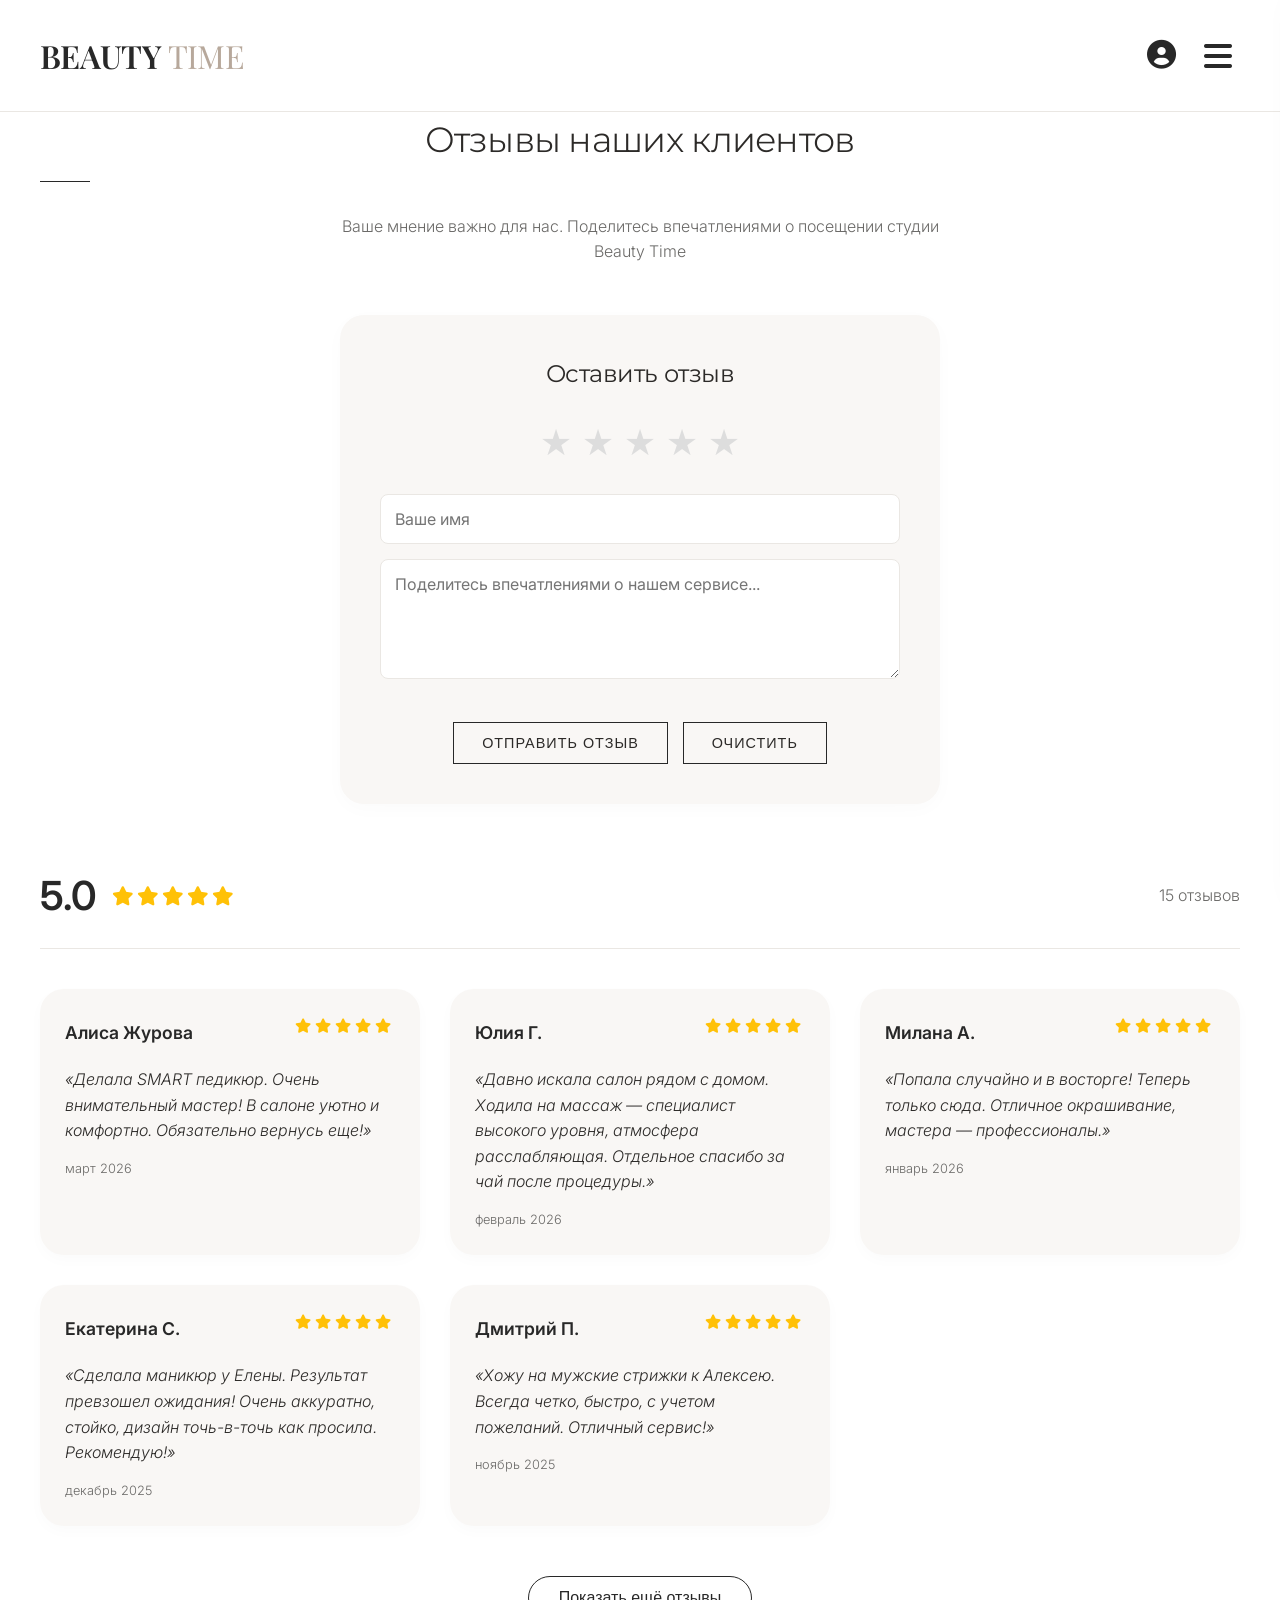
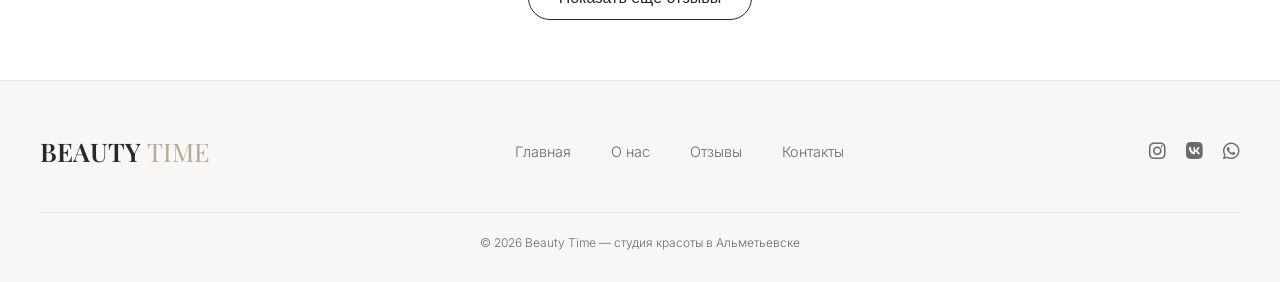
<file: assets/reviews.html>
﻿<!DOCTYPE html>
<html lang="ru">
<head>
    <meta charset="UTF-8">
    <meta name="viewport" content="width=device-width, initial-scale=1.0, user-scalable=yes">
    <title>Beauty Time — Отзывы</title>
    <link rel="preconnect" href="https://fonts.googleapis.com">
    <link rel="preconnect" href="https://fonts.gstatic.com" crossorigin>
    <link href="https://fonts.googleapis.com/css2?family=Inter:opsz,wght@14..32,300;14..32,400;14..32,500;14..32,600&family=Montserrat:wght@300;400;500;600&family=Playfair+Display:wght@400;500;600;700&display=swap" rel="stylesheet">
    <link rel="stylesheet" href="https://cdnjs.cloudflare.com/ajax/libs/font-awesome/6.0.0-beta3/css/all.min.css">
    <link rel="stylesheet" href="style.css">
    

</head>
<body>

    <!-- ===== ШАПКА ===== -->
    <nav class="navbar">
        <div class="container nav-container">
            <a href="../index.html" class="logo">BEAUTY <span>TIME</span></a>
            <div class="right-icons">
                <a href="profile.html" class="profile-icon"><i class="fas fa-user-circle"></i></a>
                <input type="checkbox" id="menu-toggle">
                <label for="menu-toggle" class="menu-icon"><i class="fas fa-bars"></i></label>
                <label for="menu-toggle" class="menu-overlay"></label>
                <div class="nav-links">
                    <label for="menu-toggle" class="close-menu"><i class="fas fa-times"></i></label>
                    <a href="../index.html"><i class="fas fa-home"></i> Главная</a>
                    <a href="about.html"><i class="fas fa-spa"></i> О нас</a>
                    <div class="dropdown" id="services-dropdown">
                        <div class="dropdown-header" onclick="toggleDropdown(event)">
                            <span><i class="fas fa-cut"></i> Услуги</span>
                            <i class="fas fa-chevron-down"></i>
                        </div>
                        <div class="dropdown-content">
                            <a href="services-hair.html">Парикмахерские услуги</a>
                            <a href="services-lashes.html">Ресницы</a>
                            <a href="services-makeup.html">Make up</a>
                            <a href="services-brows.html">Уход за бровями</a>
                            <a href="services-nails.html">Ногтевой сервис</a>
                        </div>
                    </div>
                    <a href="reviews.html"><i class="fas fa-star"></i> Отзывы</a>
                    <a href="contacts.html"><i class="fas fa-phone-alt"></i> Контакты</a>
                    
                </div>
            </div>
        </div>
    </nav>

    <!-- ===== СТРАНИЦА "ОТЗЫВЫ" ===== -->
    <div class="page active-page">
        <div class="container">
            <div class="reviews-header">
                <h2>Отзывы наших клиентов</h2>
                <p>Ваше мнение важно для нас. Поделитесь впечатлениями о посещении студии Beauty Time</p>
            </div>

            <!-- Форма для добавления отзыва -->
            <div class="review-form-container" id="reviewForm">
                <h3>Оставить отзыв</h3>
                <div class="rating-area" id="ratingArea">
                    <input type="radio" name="rating" id="star5" value="5"><label for="star5">★</label>
                    <input type="radio" name="rating" id="star4" value="4"><label for="star4">★</label>
                    <input type="radio" name="rating" id="star3" value="3"><label for="star3">★</label>
                    <input type="radio" name="rating" id="star2" value="2"><label for="star2">★</label>
                    <input type="radio" name="rating" id="star1" value="1"><label for="star1">★</label>
                </div>
                <input type="text" id="reviewAuthor" placeholder="Ваше имя" required>
                <textarea id="reviewText" placeholder="Поделитесь впечатлениями о нашем сервисе..." required></textarea>
                <div class="form-buttons">
                    <button class="btn" onclick="submitReview()">Отправить отзыв</button>
                    <button class="btn btn-small" onclick="clearForm()">Очистить</button>
                </div>
            </div>

            <!-- Статистика отзывов -->
            <div class="reviews-stats" id="reviewsStats">
                <div class="average-rating">
                    <span class="rating-number" id="avgRating">0</span>
                    <div class="rating-stars" id="avgStars"></div>
                </div>
                <div class="reviews-count" id="reviewsCount">0 отзывов</div>
            </div>

            <!-- Сетка с отзывами -->
            <div id="reviewsGrid" class="reviews-grid"></div>
            
            <!-- Кнопка "Показать ещё" -->
            <div class="load-more-container load-more-hidden" id="loadMoreContainer">
                <button class="load-more-btn" onclick="loadMoreReviews()">Показать ещё отзывы</button>
            </div>
        </div>
    </div>

    <!-- ФУТЕР -->
    <footer>
        <div class="footer-container">
            <div class="footer-content">
                <div class="footer-logo">BEAUTY <span>TIME</span></div>
                <div class="footer-links">
                    <a href="../index.html">Главная</a>
                    <a href="about.html">О нас</a>
                    <a href="reviews.html">Отзывы</a>
                    <a href="contacts.html">Контакты</a>
                </div>
                <div class="footer-social">
                    <a href="#"><i class="fab fa-instagram"></i></a>
                    <a href="#"><i class="fab fa-vk"></i></a>
                    <a href="#"><i class="fab fa-whatsapp"></i></a>
                </div>
            </div>
            <div class="footer-copyright">© 2026 Beauty Time — студия красоты в Альметьевске</div>
        </div>
    </footer>

    <script>
        // ===== ГЛОБАЛЬНЫЕ ПЕРЕМЕННЫЕ =====
        let reviews = [];
        let isAdmin = false;

        // ===== НАЧАЛЬНЫЕ ОТЗЫВЫ (15 штук) =====
        const defaultReviews = [
            { id: 1, author: 'Алиса Журова', text: 'Делала SMART педикюр. Очень внимательный мастер! В салоне уютно и комфортно. Обязательно вернусь еще!', rating: 5, date: 'март 2026' },
            { id: 2, author: 'Юлия Г.', text: 'Давно искала салон рядом с домом. Ходила на массаж — специалист высокого уровня, атмосфера расслабляющая. Отдельное спасибо за чай после процедуры.', rating: 5, date: 'февраль 2026' },
            { id: 3, author: 'Милана А.', text: 'Попала случайно и в восторге! Теперь только сюда. Отличное окрашивание, мастера — профессионалы.', rating: 5, date: 'январь 2026' },
            { id: 4, author: 'Екатерина С.', text: 'Сделала маникюр у Елены. Результат превзошел ожидания! Очень аккуратно, стойко, дизайн точь-в-точь как просила. Рекомендую!', rating: 5, date: 'декабрь 2025' },
            { id: 5, author: 'Дмитрий П.', text: 'Хожу на мужские стрижки к Алексею. Всегда четко, быстро, с учетом пожеланий. Отличный сервис!', rating: 5, date: 'ноябрь 2025' },
            { id: 6, author: 'Ольга М.', text: 'Прекрасный салон! Делала окрашивание у Анны — результат потрясающий. Волосы выглядят здоровыми и блестящими. Обязательно приду еще!', rating: 5, date: 'октябрь 2025' },
            { id: 7, author: 'Светлана К.', text: 'Ламинирование ресниц — это магия! Взгляд стал выразительным, ресницы как после туши. Спасибо мастеру за профессионализм.', rating: 5, date: 'сентябрь 2025' },
            { id: 8, author: 'Анна В.', text: 'Делала брови у Шаминой. Форма идеальная, цвет насыщенный. Очень довольна! Теперь только к ней.', rating: 5, date: 'август 2025' },
            { id: 9, author: 'Максим Р.', text: 'Отличный барбер! Стрижка и борода на высшем уровне. Приятная атмосфера, вежливый персонал.', rating: 5, date: 'июль 2025' },
            { id: 10, author: 'Татьяна Д.', text: 'Маникюр и педикюр — безупречно! Дизайн сложный, но мастер справилась отлично. Цены адекватные.', rating: 5, date: 'июнь 2025' },
            { id: 11, author: 'Ирина З.', text: 'Очень понравился макияж для фотосессии. Визажист учла все пожелания, макияж продержался весь день!', rating: 5, date: 'май 2025' },
            { id: 12, author: 'Константин Л.', text: 'Хожу сюда на стрижку уже год. Всегда доволен результатом. Мастера подбирают стиль под форму лица.', rating: 5, date: 'апрель 2025' },
            { id: 13, author: 'Вероника П.', text: 'Спа-уход для волос — это любовь! Волосы стали мягкими, шелковистыми. Спасибо Beauty Time!', rating: 5, date: 'март 2025' },
            { id: 14, author: 'Артем С.', text: 'Отличное место! Цены приятные, мастера знают свое дело. Рекомендую друзьям.', rating: 5, date: 'февраль 2025' },
            { id: 15, author: 'Наталья Г.', text: 'Делала сложное колорирование. Результат превзошел ожидания! Спасибо мастеру за терпение и профессионализм.', rating: 5, date: 'январь 2025' }
        ];

        // Загрузка отзывов из localStorage (ПРИНУДИТЕЛЬНО 15 ОТЗЫВОВ)
        function loadReviews() {
            const saved = localStorage.getItem('beautyTime_reviews');
            
            // ВСЕГДА используем 15 отзывов, даже если есть сохранённые
            // Это гарантирует, что все 15 отзывов будут показаны
            reviews = [...defaultReviews];
            
            // Сохраняем 15 отзывов в localStorage (перезаписываем старые данные)
            saveReviews();
            
            renderReviews();
        }

        // Сохранение отзывов в localStorage
        function saveReviews() {
            localStorage.setItem('beautyTime_reviews', JSON.stringify(reviews));
        }

        // Добавление нового отзыва
        function addReview(author, text, rating) {
            const months = ['январь', 'февраль', 'март', 'апрель', 'май', 'июнь', 'июль', 'август', 'сентябрь', 'октябрь', 'ноябрь', 'декабрь'];
            const date = new Date();
            const monthName = months[date.getMonth()];
            const year = date.getFullYear();
            
            const newReview = {
                id: Date.now(),
                author: author.trim(),
                text: text.trim(),
                rating: rating,
                date: `${monthName} ${year}`
            };
            reviews.unshift(newReview);
            saveReviews();
            renderReviews();
            return true;
        }

        // Удаление отзыва (для админа)
        function deleteReview(id) {
            if (confirm('Удалить этот отзыв?')) {
                reviews = reviews.filter(r => r.id !== id);
                saveReviews();
                renderReviews();
            }
        }

        // Отображение звездочек
        function renderStars(rating) {
            let stars = '';
            for (let i = 1; i <= 5; i++) {
                if (i <= rating) {
                    stars += '<i class="fas fa-star"></i>';
                } else {
                    stars += '<i class="far fa-star"></i>';
                }
            }
            return stars;
        }

        // Расчет средней оценки
        function calculateAverageRating() {
            if (reviews.length === 0) return 0;
            const sum = reviews.reduce((acc, r) => acc + r.rating, 0);
            return (sum / reviews.length).toFixed(1);
        }

        // Обновление статистики
        function updateStats() {
            const avgRatingSpan = document.getElementById('avgRating');
            const avgStarsDiv = document.getElementById('avgStars');
            const countSpan = document.getElementById('reviewsCount');
            
            if (reviews.length > 0) {
                const avg = calculateAverageRating();
                avgRatingSpan.textContent = avg;
                avgStarsDiv.innerHTML = renderStars(Math.round(avg));
                countSpan.textContent = `${reviews.length} ${getDeclension(reviews.length)}`;
            }
        }
        
        function getDeclension(n) {
            if (n % 10 === 1 && n % 100 !== 11) return 'отзыв';
            if (n % 10 >= 2 && n % 10 <= 4 && (n % 100 < 10 || n % 100 >= 20)) return 'отзыва';
            return 'отзывов';
        }

        // Загрузка дополнительных отзывов
        function loadMoreReviews() {
            const hiddenCards = document.querySelectorAll('.review-card.hidden');
            if (hiddenCards.length > 0) {
                // Показываем следующие 5 отзывов
                for (let i = 0; i < Math.min(5, hiddenCards.length); i++) {
                    hiddenCards[i].classList.remove('hidden');
                }
                
                // Если все отзывы показаны, скрываем кнопку
                const remainingHidden = document.querySelectorAll('.review-card.hidden').length;
                if (remainingHidden === 0) {
                    document.getElementById('loadMoreContainer').style.display = 'none';
                }
            }
        }

        // Отрисовка всех отзывов (с учётом скрытых)
        function renderReviews() {
            const container = document.getElementById('reviewsGrid');
            if (!container) return;
            
            if (reviews.length === 0) {
                container.innerHTML = '<div class="empty-reviews"><i class="fas fa-comment-dots empty-reviews-icon"></i><p>Пока нет отзывов. Будьте первым!</p></div>';
                document.getElementById('loadMoreContainer').style.display = 'none';
                updateStats();
                return;
            }
            
            // Сортируем отзывы по дате (новые сверху)
            const sortedReviews = [...reviews].sort((a, b) => {
                const months = ['январь', 'февраль', 'март', 'апрель', 'май', 'июнь', 'июль', 'август', 'сентябрь', 'октябрь', 'ноябрь', 'декабрь'];
                const getDateValue = (dateStr) => {
                    const parts = dateStr.split(' ');
                    const month = months.indexOf(parts[0]);
                    const year = parseInt(parts[1]);
                    return year * 12 + month;
                };
                return getDateValue(b.date) - getDateValue(a.date);
            });
            
            // Отображаем первые 5 отзывов, остальные скрываем
            let html = '';
            sortedReviews.forEach((review, index) => {
                const hiddenClass = index >= 5 ? 'hidden' : '';
                html += `
                    <div class="review-card ${hiddenClass}" data-id="${review.id}">
                        <div class="review-header">
                            <span class="review-author">${escapeHtml(review.author)}</span>
                            <div class="review-stars">${renderStars(review.rating)}</div>
                        </div>
                        <p class="review-text">«${escapeHtml(review.text)}»</p>
                        <div class="review-date">${review.date}</div>
                        ${isAdmin ? `<button class="btn-small review-delete-btn" onclick="deleteReview(${review.id})">Удалить</button>` : ''}
                    </div>
                `;
            });
            
            container.innerHTML = html;
            
            // Показываем кнопку "Показать ещё", если есть скрытые отзывы
            const hiddenCount = document.querySelectorAll('.review-card.hidden').length;
            const loadMoreContainer = document.getElementById('loadMoreContainer');
            if (hiddenCount > 0) {
                loadMoreContainer.style.display = 'block';
            } else {
                loadMoreContainer.style.display = 'none';
            }
            
            updateStats();
        }
        
        // Защита от XSS
        function escapeHtml(str) {
            if (!str) return '';
            return str.replace(/[&<>]/g, function(m) {
                if (m === '&') return '&amp;';
                if (m === '<') return '&lt;';
                if (m === '>') return '&gt;';
                return m;
            });
        }

        // Отправка отзыва
        function submitReview() {
            const rating = document.querySelector('input[name="rating"]:checked');
            const author = document.getElementById('reviewAuthor').value.trim();
            const text = document.getElementById('reviewText').value.trim();
            
            if (!rating) {
                alert('Пожалуйста, поставьте оценку');
                return;
            }
            if (!author) {
                alert('Пожалуйста, введите ваше имя');
                return;
            }
            if (!text) {
                alert('Пожалуйста, напишите ваш отзыв');
                return;
            }
            
            addReview(author, text, parseInt(rating.value));
            
            // Очистка формы
            document.getElementById('reviewAuthor').value = '';
            document.getElementById('reviewText').value = '';
            document.querySelectorAll('input[name="rating"]').forEach(r => r.checked = false);
            
            alert('Спасибо за ваш отзыв!');
        }
        
        function clearForm() {
            document.getElementById('reviewAuthor').value = '';
            document.getElementById('reviewText').value = '';
            document.querySelectorAll('input[name="rating"]').forEach(r => r.checked = false);
        }

        // Проверка авторизации
        function checkAdmin() {
            const savedUser = localStorage.getItem('beautyTime_user');
            if (savedUser) {
                const user = JSON.parse(savedUser);
                if (user.isAdmin) {
                    isAdmin = true;
                    document.getElementById('admin-menu-item').style.display = 'block';
                }
            }
            renderReviews();
        }

        function toggleDropdown(e) {
            e.stopPropagation();
            const dropdown = document.getElementById('services-dropdown');
            if (dropdown) dropdown.classList.toggle('active');
        }

        // Инициализация
        window.onload = () => {
            loadReviews();
            checkAdmin();
        };
         // Перенаправление иконки профиля в зависимости от роли пользователя
    const profileIcon = document.querySelector('.profile-icon');
    if (profileIcon) {
        const savedUser = localStorage.getItem('beautyTime_user');
        if (savedUser) {
            const user = JSON.parse(savedUser);
            if (user.isAdmin) {
                profileIcon.href = 'admin.html';
            } else {
                profileIcon.href = 'profile.html';
            }
        } else {
            profileIcon.href = 'profile.html';
        }
    }
    </script>
    <div class="scroll-top-btn" id="scrollTopBtn">
    <i class="fas fa-arrow-up"></i>
</div>

<script>
    // Кнопка "Наверх"
    const scrollTopBtn = document.getElementById('scrollTopBtn');
    
    window.addEventListener('scroll', function() {
        if (window.scrollY > 300) {
            scrollTopBtn.classList.add('show');
        } else {
            scrollTopBtn.classList.remove('show');
        }
    });
    
    scrollTopBtn.addEventListener('click', function() {
        window.scrollTo({
            top: 0,
            behavior: 'smooth'
        });
    });
</script>
</body>
</html>
</file>
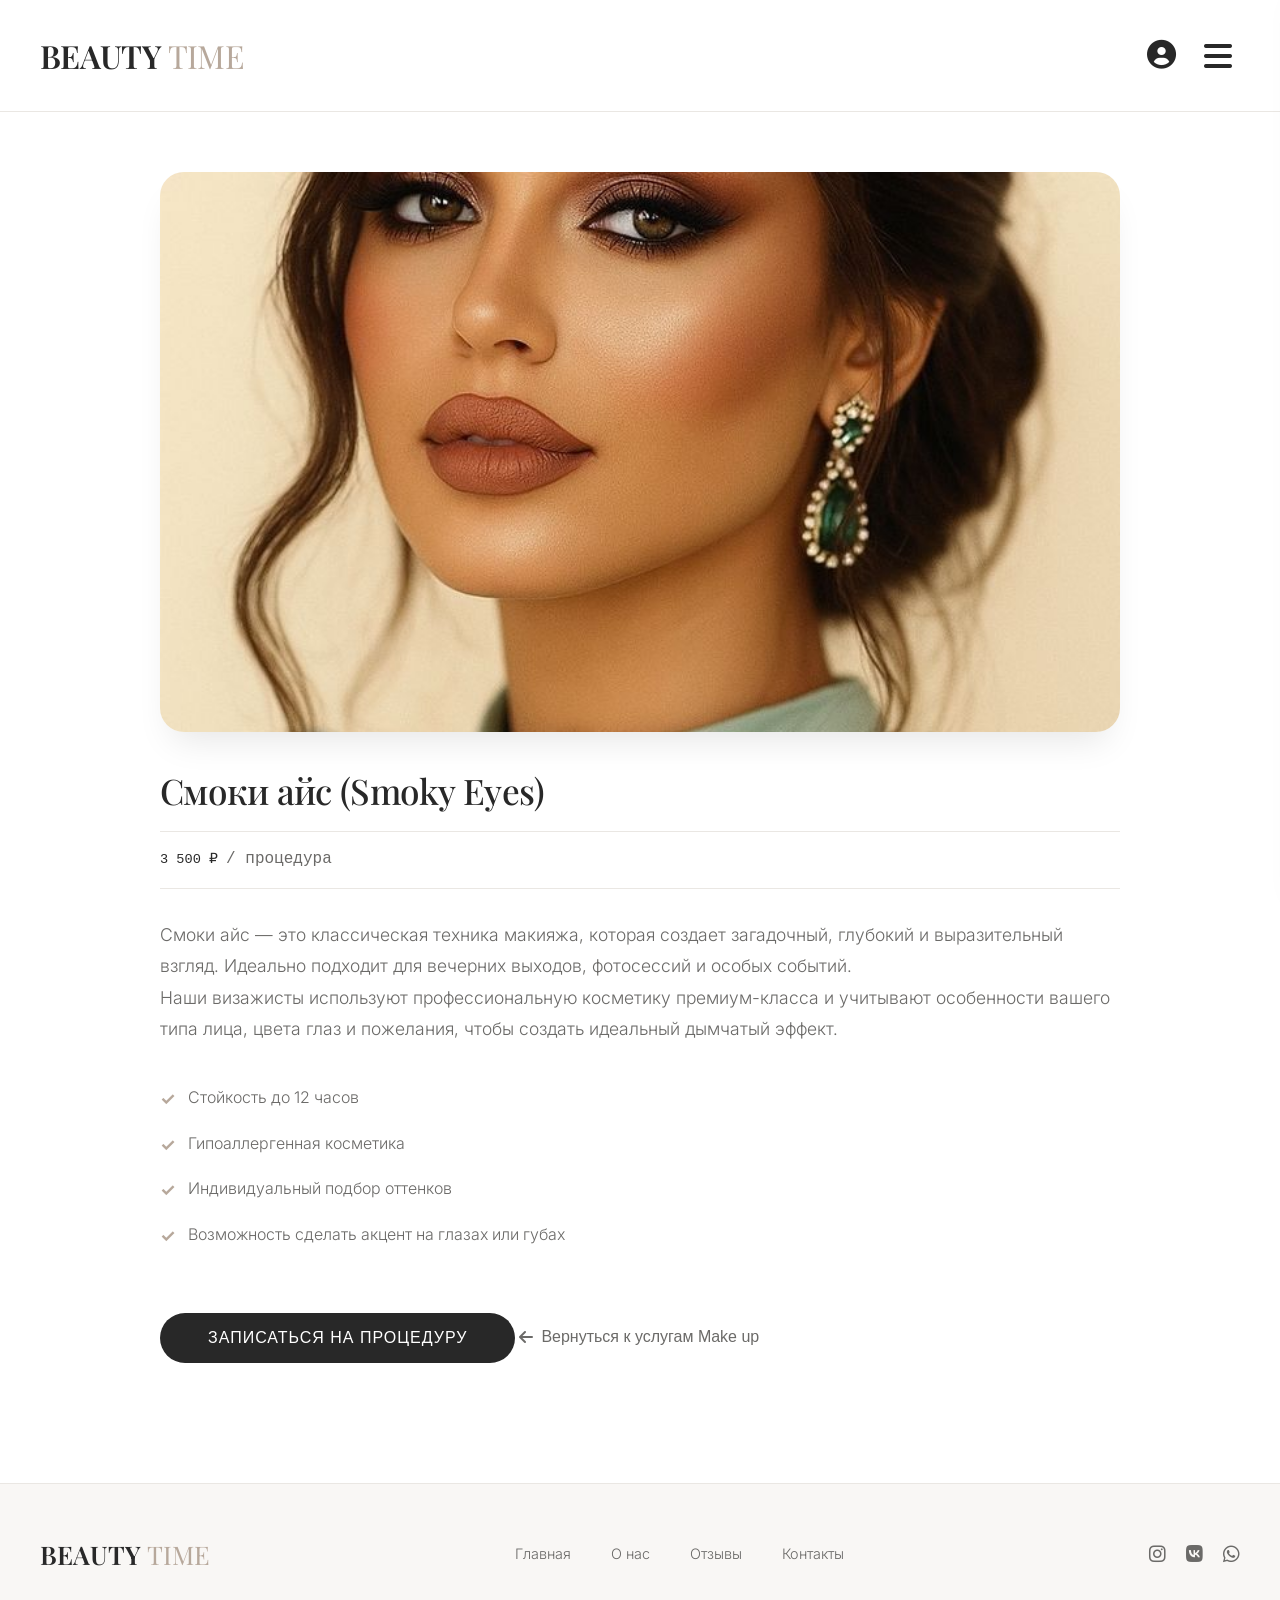
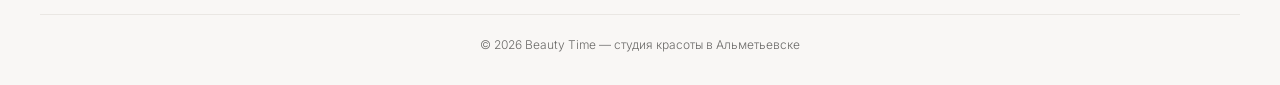
<file: assets/service.html>
﻿<!DOCTYPE html>
<html lang="ru">
<head>
    <meta charset="UTF-8">
    <meta name="viewport" content="width=device-width, initial-scale=1.0, user-scalable=yes">
    <title>Beauty Time — Смоки айс</title>
    <link rel="preconnect" href="https://fonts.googleapis.com">
    <link rel="preconnect" href="https://fonts.gstatic.com" crossorigin>
    <link href="https://fonts.googleapis.com/css2?family=Inter:opsz,wght@14..32,300;14..32,400;14..32,500;14..32,600&family=Montserrat:wght@300;400;500;600&family=Playfair+Display:wght@400;500;600;700&display=swap" rel="stylesheet">
    <link rel="stylesheet" href="https://cdnjs.cloudflare.com/ajax/libs/font-awesome/6.0.0-beta3/css/all.min.css">
    <link rel="stylesheet" href="style.css">
    

</head>
<body>

    <nav class="navbar">
        <div class="container nav-container">
            <a href="../index.html" class="logo">BEAUTY <span>TIME</span></a>
            <div class="right-icons">
                <a href="profile.html" class="profile-icon" id="profileLink"><i class="fas fa-user-circle"></i></a>
                <input type="checkbox" id="menu-toggle">
                <label for="menu-toggle" class="menu-icon"><i class="fas fa-bars"></i></label>
                <label for="menu-toggle" class="menu-overlay"></label>
                <div class="nav-links">
                    <label for="menu-toggle" class="close-menu"><i class="fas fa-times"></i></label>
                    <a href="../index.html"><i class="fas fa-home"></i> Главная</a>
                    <a href="about.html"><i class="fas fa-spa"></i> О нас</a>
                    <div class="dropdown" id="services-dropdown">
                        <div class="dropdown-header" onclick="toggleDropdown(event)">
                            <span><i class="fas fa-cut"></i> Услуги</span>
                            <i class="fas fa-chevron-down"></i>
                        </div>
                        <div class="dropdown-content">
                            <a href="services-hair.html">Парикмахерские услуги</a>
                            <a href="services-lashes.html">Ресницы</a>
                            <a href="services-makeup.html">Make up</a>
                            <a href="services-brows.html">Уход за бровями</a>
                            <a href="services-nails.html">Ногтевой сервис</a>
                        </div>
                    </div>
                    <a href="reviews.html"><i class="fas fa-star"></i> Отзывы</a>
                    <a href="contacts.html"><i class="fas fa-phone-alt"></i> Контакты</a>
                </div>
            </div>
        </div>
    </nav>

    <div class="service-detail">
        <img src="./img/smoki.jpg" alt="Смоки айс макияж" class="service-image" onerror="this.src='https://placehold.co/1000x500/e5dfd9/2c2a28?text=Smoky+Eyes'">
        
        <h1 class="service-title">Смоки айс (Smoky Eyes)</h1>
        
        <div class="service-price">3 500 ₽ <span>/ процедура</span></div>
        
        <div class="service-description">
            <p>Смоки айс — это классическая техника макияжа, которая создает загадочный, глубокий и выразительный взгляд. Идеально подходит для вечерних выходов, фотосессий и особых событий.</p>
            <p>Наши визажисты используют профессиональную косметику премиум-класса и учитывают особенности вашего типа лица, цвета глаз и пожелания, чтобы создать идеальный дымчатый эффект.</p>
        </div>
        
        <ul class="service-features">
            <li>Стойкость до 12 часов</li>
            <li>Гипоаллергенная косметика</li>
            <li>Индивидуальный подбор оттенков</li>
            <li>Возможность сделать акцент на глазах или губах</li>
        </ul>
        
        <button class="btn-book" onclick="window.location.href='booking.html'">Записаться на процедуру</button>
        
        <button class="back-link" onclick="window.location.href='services-makeup.html'">
            <i class="fas fa-arrow-left"></i> Вернуться к услугам Make up
        </button>
    </div>

    <div class="scroll-top-btn" id="scrollTopBtn"><i class="fas fa-arrow-up"></i></div>

    <footer>
        <div class="footer-container">
            <div class="footer-content">
                <div class="footer-logo">BEAUTY <span>TIME</span></div>
                <div class="footer-links">
                    <a href="../index.html">Главная</a>
                    <a href="about.html">О нас</a>
                    <a href="reviews.html">Отзывы</a>
                    <a href="contacts.html">Контакты</a>
                </div>
                <div class="footer-social">
                    <a href="#"><i class="fab fa-instagram"></i></a>
                    <a href="#"><i class="fab fa-vk"></i></a>
                    <a href="#"><i class="fab fa-whatsapp"></i></a>
                </div>
            </div>
            <div class="footer-copyright">© 2026 Beauty Time — студия красоты в Альметьевске</div>
        </div>
    </footer>

    <script>
        function toggleDropdown(e) {
            e.stopPropagation();
            const dropdown = document.getElementById('services-dropdown');
            if (dropdown) dropdown.classList.toggle('active');
        }

        const scrollTopBtn = document.getElementById('scrollTopBtn');
        if (scrollTopBtn) {
            window.addEventListener('scroll', () => scrollTopBtn.classList.toggle('show', window.scrollY > 300));
            scrollTopBtn.addEventListener('click', () => window.scrollTo({ top: 0, behavior: 'smooth' }));
        }
    </script>
    
</body>
</html>
</file>
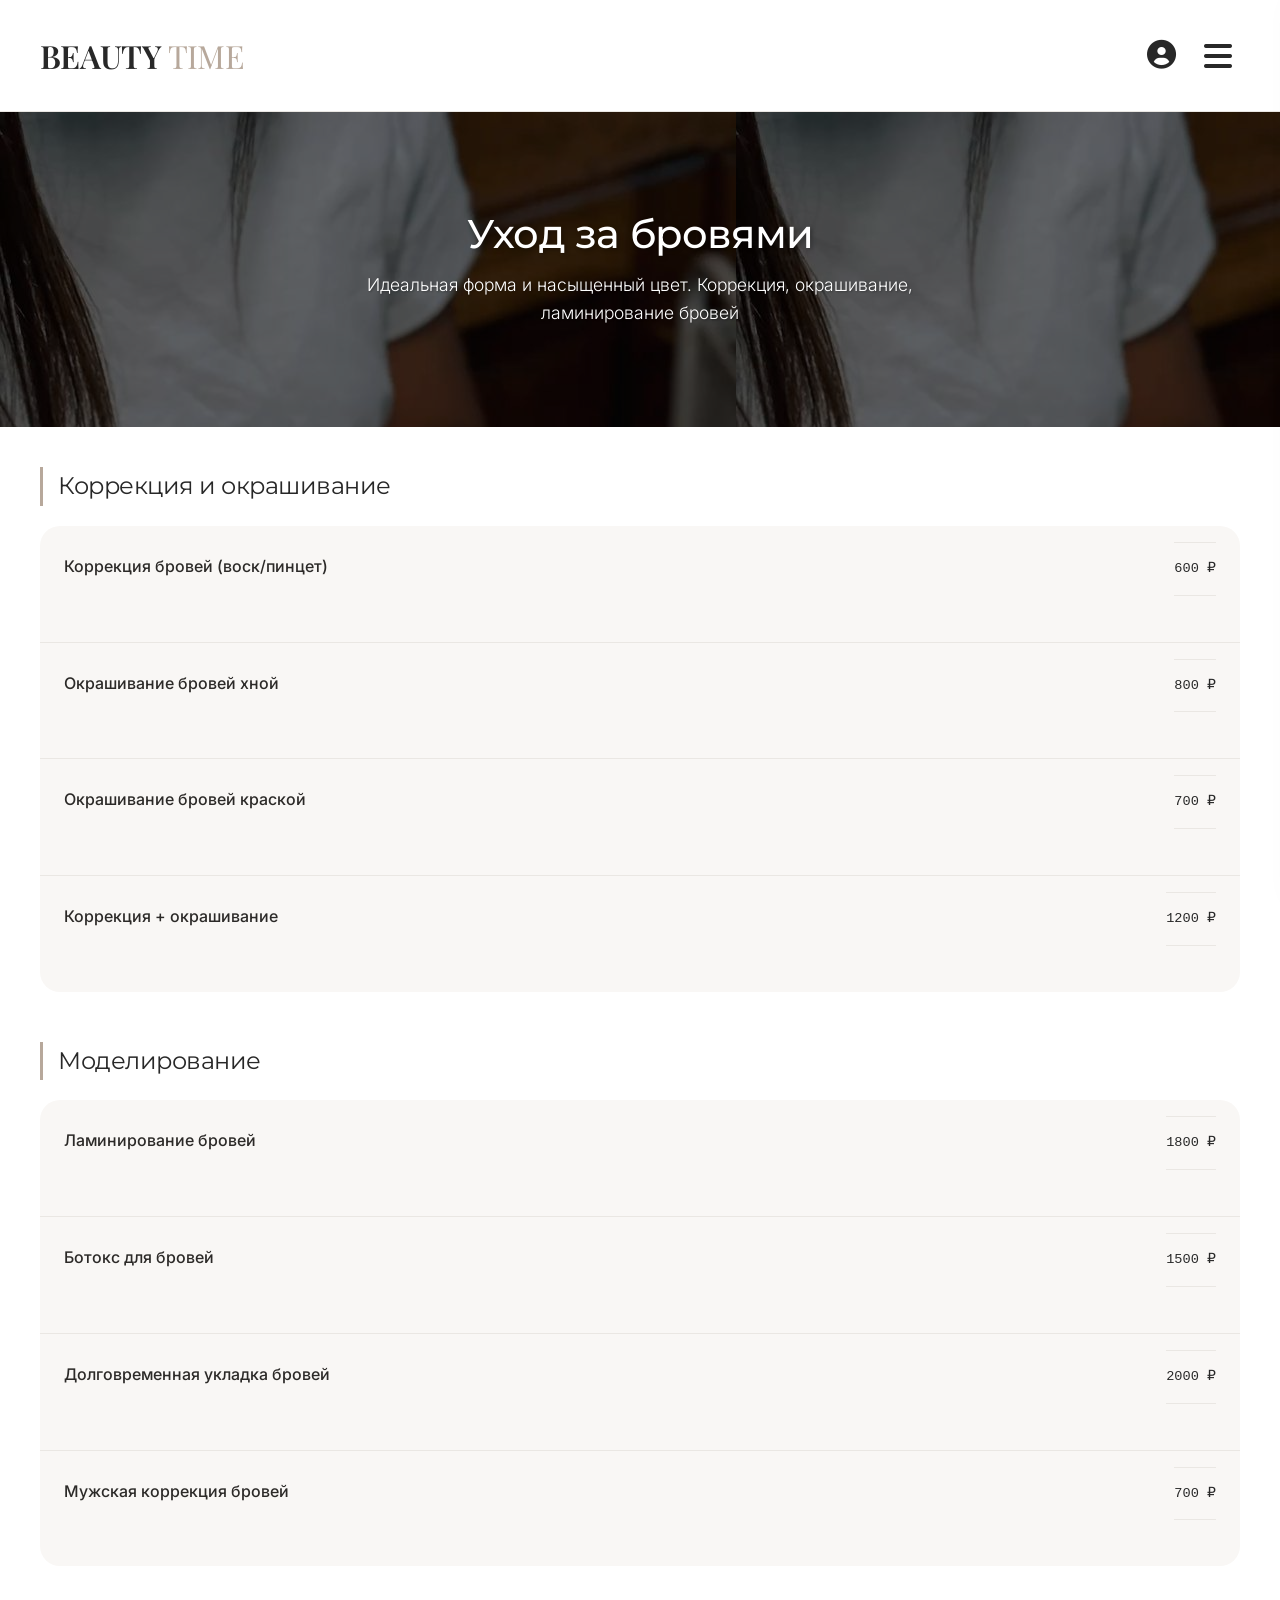
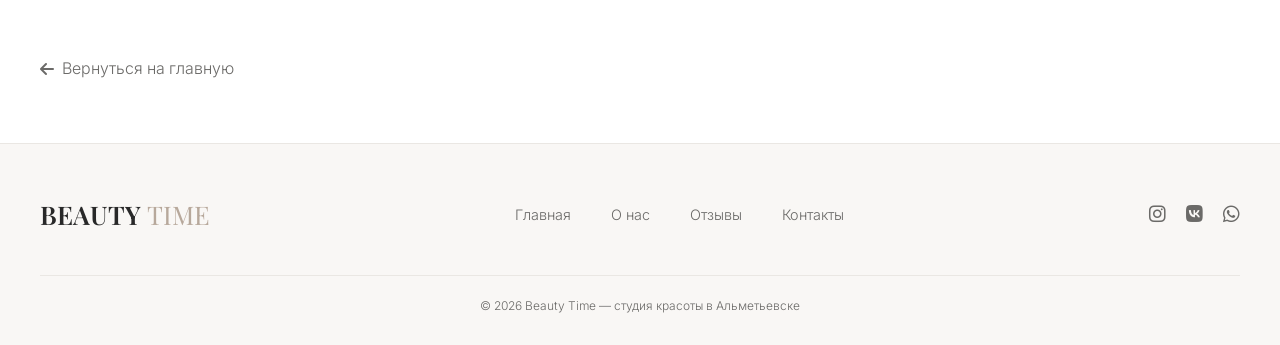
<file: assets/services-brows.html>
﻿<!DOCTYPE html>
<html lang="ru">
<head>
    <meta charset="UTF-8">
    <meta name="viewport" content="width=device-width, initial-scale=1.0, user-scalable=yes">
    <title>Beauty Time — Уход за бровями</title>
    <link rel="preconnect" href="https://fonts.googleapis.com">
    <link rel="preconnect" href="https://fonts.gstatic.com" crossorigin>
    <link href="https://fonts.googleapis.com/css2?family=Inter:opsz,wght@14..32,300;14..32,400;14..32,500;14..32,600&family=Montserrat:wght@300;400;500;600&family=Playfair+Display:wght@400;500;600;700&display=swap" rel="stylesheet">
    <link rel="stylesheet" href="https://cdnjs.cloudflare.com/ajax/libs/font-awesome/6.0.0-beta3/css/all.min.css">
    <link rel="stylesheet" href="style.css">
</head>
<body class="page-services-brows">

    <!-- ===== ШАПКА ===== -->
    <nav class="navbar">
        <div class="container nav-container">
            <a href="../index.html" class="logo">BEAUTY <span>TIME</span></a>
            <div class="right-icons">
                <a href="profile.html" class="profile-icon"><i class="fas fa-user-circle"></i></a>
                <input type="checkbox" id="menu-toggle">
                <label for="menu-toggle" class="menu-icon"><i class="fas fa-bars"></i></label>
                <label for="menu-toggle" class="menu-overlay"></label>
                <div class="nav-links">
                    <label for="menu-toggle" class="close-menu"><i class="fas fa-times"></i></label>
                    <a href="../index.html"><i class="fas fa-home"></i> Главная</a>
                    <a href="about.html"><i class="fas fa-spa"></i> О нас</a>
                    <div class="dropdown" id="services-dropdown">
                        <div class="dropdown-header" onclick="toggleDropdown(event)">
                            <span><i class="fas fa-cut"></i> Услуги</span>
                            <i class="fas fa-chevron-down"></i>
                        </div>
                        <div class="dropdown-content">
                            <a href="services-hair.html">Парикмахерские услуги</a>
                            <a href="services-lashes.html">Ресницы</a>
                            <a href="services-makeup.html">Make up</a>
                            <a href="services-brows.html">Уход за бровями</a>
                            <a href="services-nails.html">Ногтевой сервис</a>
                        </div>
                    </div>
                    <a href="reviews.html"><i class="fas fa-star"></i> Отзывы</a>
                    <a href="contacts.html"><i class="fas fa-phone-alt"></i> Контакты</a>
                    
                </div>
            </div>
        </div>
    </nav>

    <!-- ===== СТРАНИЦА УСЛУГ ===== -->
    <div class="service-hero">
        <div class="container">
            <h1>Уход за бровями</h1>
            <p>Идеальная форма и насыщенный цвет. Коррекция, окрашивание, ламинирование бровей</p>
        </div>
    </div>

    <div class="container">
        <div class="service-category">
            <h3>Коррекция и окрашивание</h3>
            <ul class="price-list">
                <li class="price-item"><span class="service-name">Коррекция бровей (воск/пинцет)</span><span class="service-price">600 ₽</span></li>
                <li class="price-item"><span class="service-name">Окрашивание бровей хной</span><span class="service-price">800 ₽</span></li>
                <li class="price-item"><span class="service-name">Окрашивание бровей краской</span><span class="service-price">700 ₽</span></li>
                <li class="price-item"><span class="service-name">Коррекция + окрашивание</span><span class="service-price">1200 ₽</span></li>
            </ul>
        </div>

        <div class="service-category">
            <h3>Моделирование</h3>
            <ul class="price-list">
                <li class="price-item"><span class="service-name">Ламинирование бровей</span><span class="service-price">1800 ₽</span></li>
                <li class="price-item"><span class="service-name">Ботокс для бровей</span><span class="service-price">1500 ₽</span></li>
                <li class="price-item"><span class="service-name">Долговременная укладка бровей</span><span class="service-price">2000 ₽</span></li>
                <li class="price-item"><span class="service-name">Мужская коррекция бровей</span><span class="service-price">700 ₽</span></li>
            </ul>
        </div>

        <a href="../index.html" class="back-link"><i class="fas fa-arrow-left"></i> Вернуться на главную</a>
    </div>

    <!-- ФУТЕР -->
    <footer>
        <div class="footer-container">
            <div class="footer-content">
                <div class="footer-logo">BEAUTY <span>TIME</span></div>
                <div class="footer-links">
                    <a href="../index.html">Главная</a>
                    <a href="about.html">О нас</a>
                    <a href="reviews.html">Отзывы</a>
                    <a href="contacts.html">Контакты</a>
                </div>
                <div class="footer-social">
                    <a href="#"><i class="fab fa-instagram"></i></a>
                    <a href="#"><i class="fab fa-vk"></i></a>
                    <a href="#"><i class="fab fa-whatsapp"></i></a>
                </div>
            </div>
            <div class="footer-copyright">© 2026 Beauty Time — студия красоты в Альметьевске</div>
        </div>
    </footer>

    <script>
        function toggleDropdown(e) {
            e.stopPropagation();
            document.getElementById('services-dropdown').classList.toggle('active');
        }
        let isAdmin = false;

function checkAdmin() {
    const saved = localStorage.getItem('beautyTime_user');
    if (saved) {
        const user = JSON.parse(saved);
        if (user.isAdmin) {
            isAdmin = true;
            showEditButtons();
        }
    }
}

function showEditButtons() {
    const priceItems = document.querySelectorAll('.price-item');
    priceItems.forEach((item, index) => {
        const editBtn = document.createElement('button');
        editBtn.innerHTML = '<i class="fas fa-edit"></i>';
        editBtn.style.marginLeft = '10px';
        editBtn.style.background = 'none';
        editBtn.style.border = 'none';
        editBtn.style.cursor = 'pointer';
        editBtn.onclick = () => editPrice(index);
        item.appendChild(editBtn);
    });
}
 // Перенаправление иконки профиля в зависимости от роли пользователя
    const profileIcon = document.querySelector('.profile-icon');
    if (profileIcon) {
        const savedUser = localStorage.getItem('beautyTime_user');
        if (savedUser) {
            const user = JSON.parse(savedUser);
            if (user.isAdmin) {
                profileIcon.href = 'admin.html';
            } else {
                profileIcon.href = 'profile.html';
            }
        } else {
            profileIcon.href = 'profile.html';
        }
    }
    </script>
    <div class="scroll-top-btn" id="scrollTopBtn">
    <i class="fas fa-arrow-up"></i>
</div>

<script>
    // Кнопка "Наверх"
    const scrollTopBtn = document.getElementById('scrollTopBtn');
    
    window.addEventListener('scroll', function() {
        if (window.scrollY > 300) {
            scrollTopBtn.classList.add('show');
        } else {
            scrollTopBtn.classList.remove('show');
        }
    });
    
    scrollTopBtn.addEventListener('click', function() {
        window.scrollTo({
            top: 0,
            behavior: 'smooth'
        });
    });
</script>
</body>
</html>
</file>
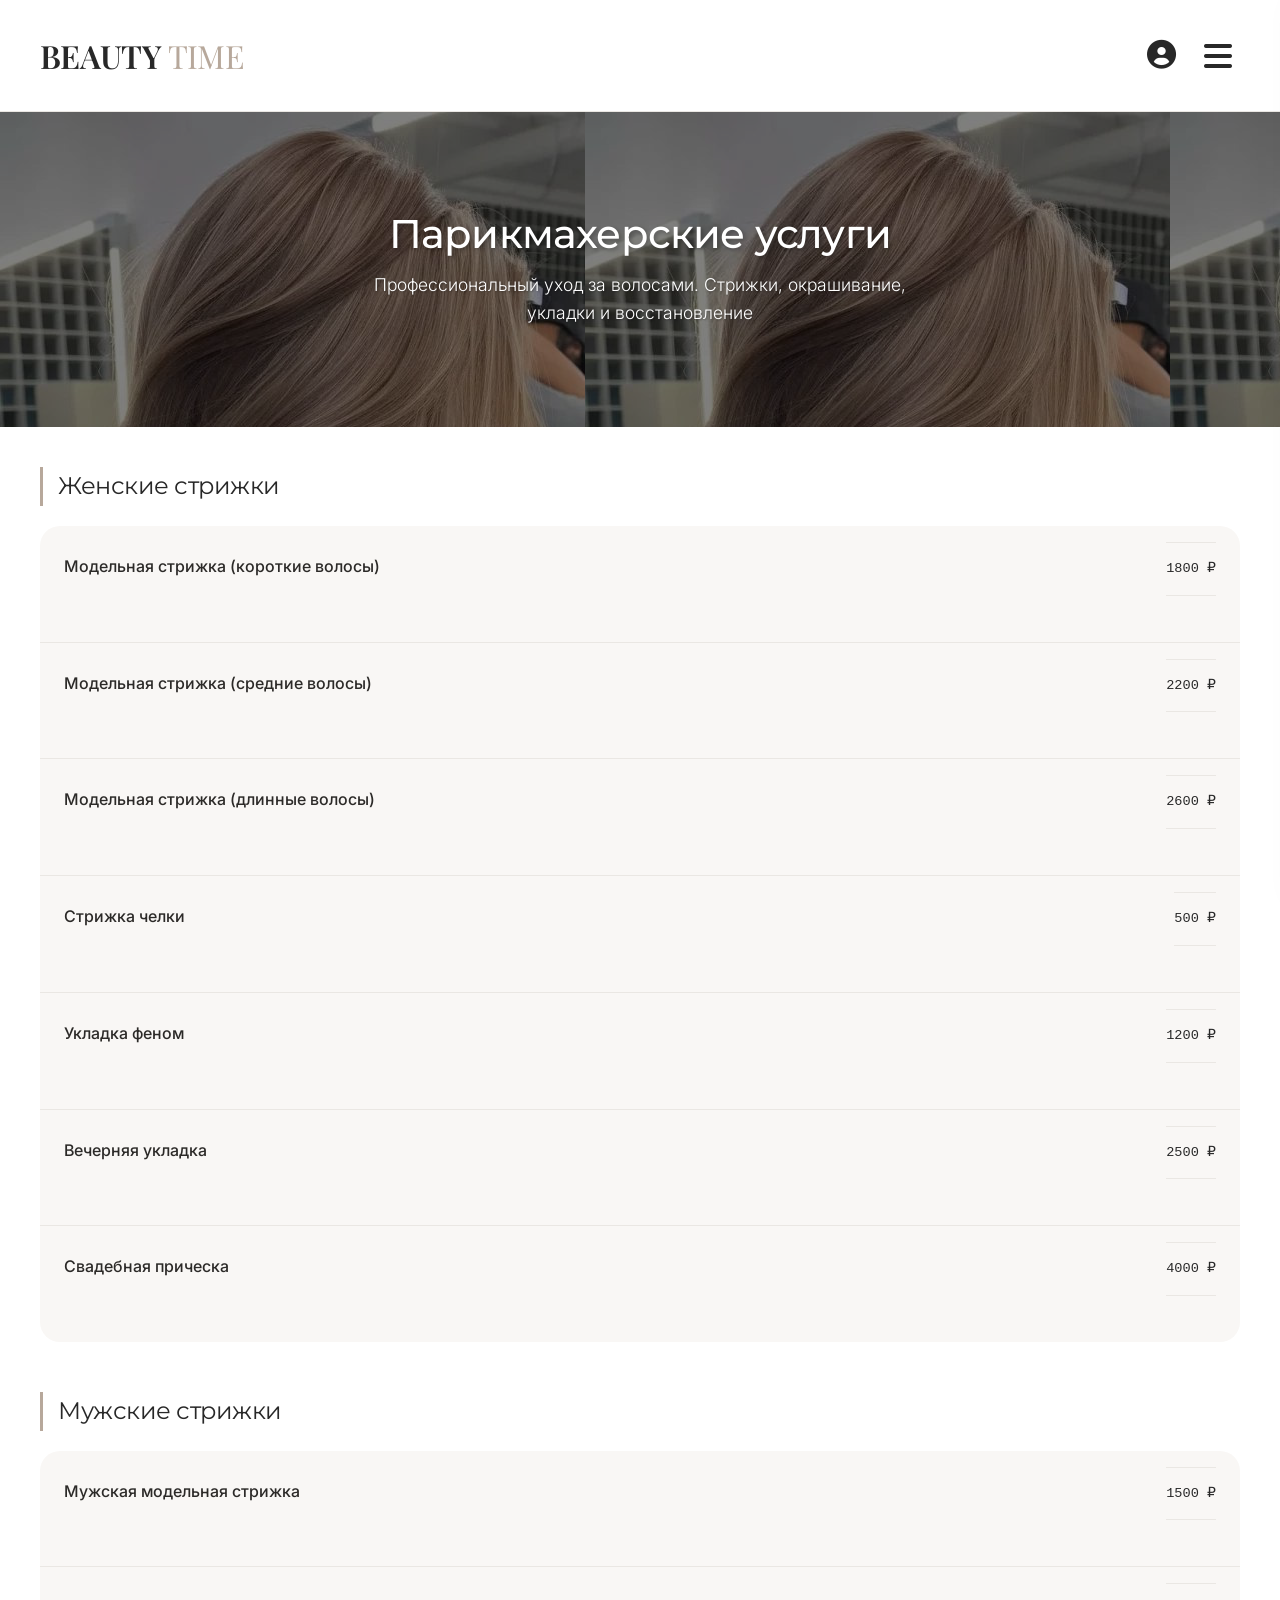
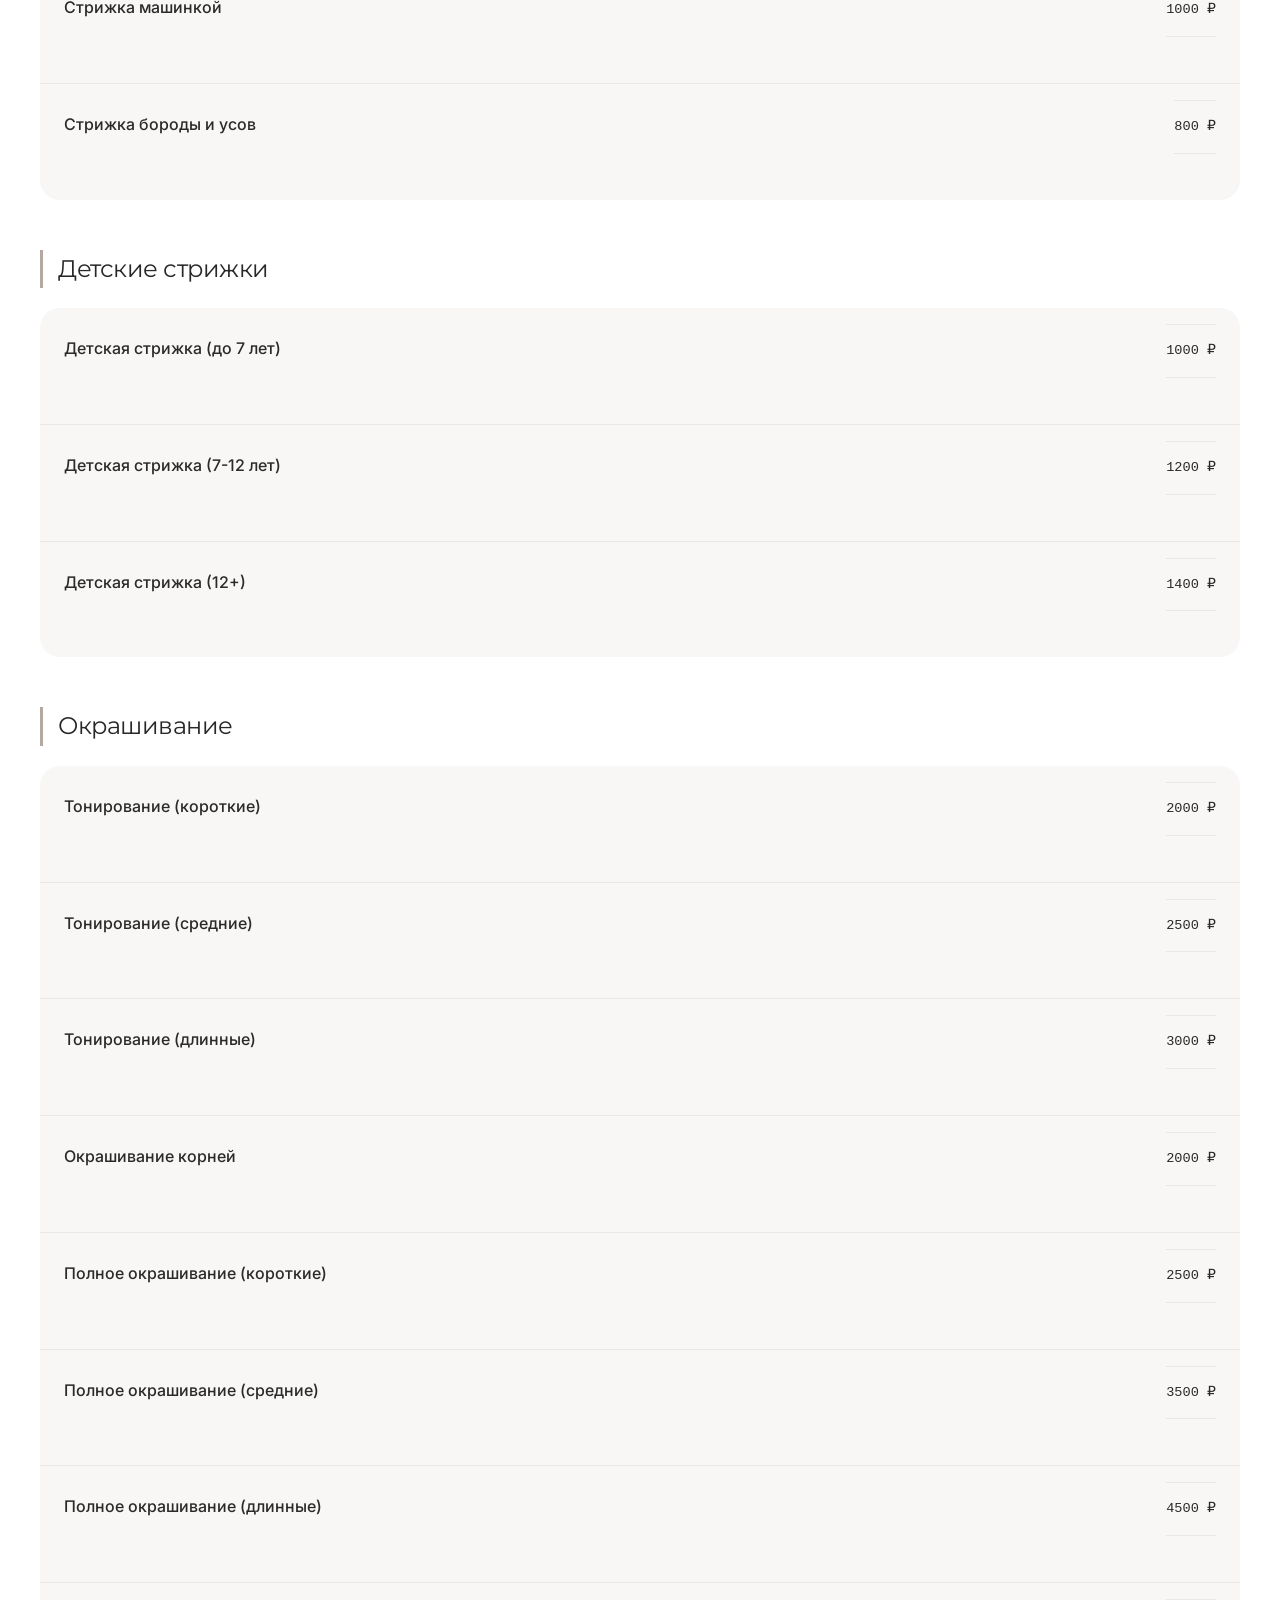
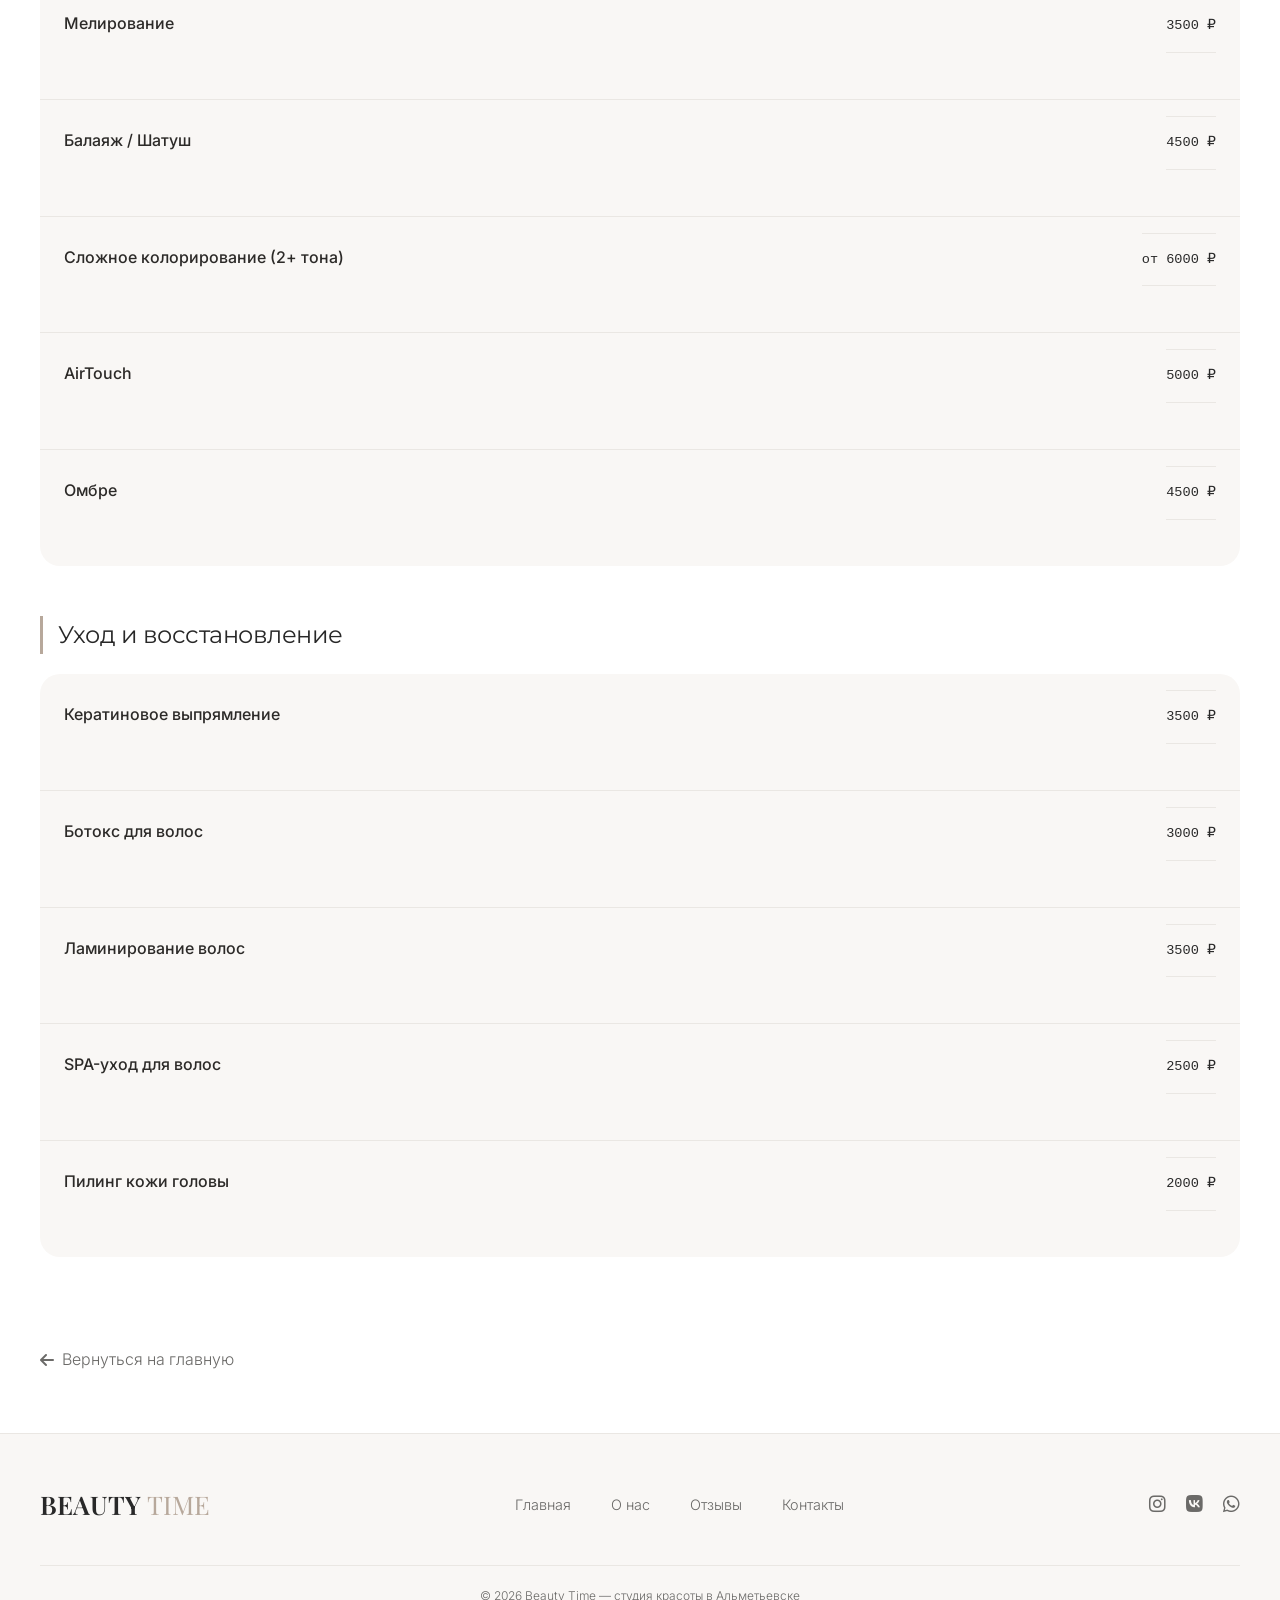
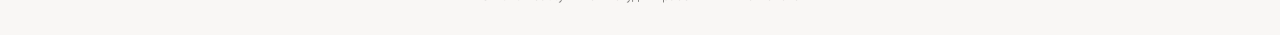
<file: assets/services-hair.html>
﻿<!DOCTYPE html>
<html lang="ru">
<head>
    <meta charset="UTF-8">
    <meta name="viewport" content="width=device-width, initial-scale=1.0, user-scalable=yes">
    <title>Beauty Time — Парикмахерские услуги</title>
    <link rel="preconnect" href="https://fonts.googleapis.com">
    <link rel="preconnect" href="https://fonts.gstatic.com" crossorigin>
    <link href="https://fonts.googleapis.com/css2?family=Inter:opsz,wght@14..32,300;14..32,400;14..32,500;14..32,600&family=Montserrat:wght@300;400;500;600&family=Playfair+Display:wght@400;500;600;700&display=swap" rel="stylesheet">
    <link rel="stylesheet" href="https://cdnjs.cloudflare.com/ajax/libs/font-awesome/6.0.0-beta3/css/all.min.css">
    <link rel="stylesheet" href="style.css">
    

</head>
<body class="page-services-hair">

    <!-- ===== ШАПКА ===== -->
    <nav class="navbar">
        <div class="container nav-container">
            <a href="../index.html" class="logo">BEAUTY <span>TIME</span></a>
            <div class="right-icons">
                <a href="profile.html" class="profile-icon"><i class="fas fa-user-circle"></i></a>
                <input type="checkbox" id="menu-toggle">
                <label for="menu-toggle" class="menu-icon"><i class="fas fa-bars"></i></label>
                <label for="menu-toggle" class="menu-overlay"></label>
                <div class="nav-links">
                    <label for="menu-toggle" class="close-menu"><i class="fas fa-times"></i></label>
                    <a href="../index.html"><i class="fas fa-home"></i> Главная</a>
                    <a href="about.html"><i class="fas fa-spa"></i> О нас</a>
                    <div class="dropdown" id="services-dropdown">
                        <div class="dropdown-header" onclick="toggleDropdown(event)">
                            <span><i class="fas fa-cut"></i> Услуги</span>
                            <i class="fas fa-chevron-down"></i>
                        </div>
                        <div class="dropdown-content">
                            <a href="services-hair.html">Парикмахерские услуги</a>
                            <a href="services-lashes.html">Ресницы</a>
                            <a href="services-makeup.html">Make up</a>
                            <a href="services-brows.html">Уход за бровями</a>
                            <a href="services-nails.html">Ногтевой сервис</a>
                        </div>
                    </div>
                    <a href="reviews.html"><i class="fas fa-star"></i> Отзывы</a>
                    <a href="contacts.html"><i class="fas fa-phone-alt"></i> Контакты</a>
                   
                </div>
            </div>
        </div>
    </nav>

    <!-- ===== СТРАНИЦА УСЛУГ ===== -->
    <div class="service-hero">
        <div class="container">
            <h1>Парикмахерские услуги</h1>
            <p>Профессиональный уход за волосами. Стрижки, окрашивание, укладки и восстановление</p>
        </div>
    </div>

    <div class="container">
        <div class="service-category">
            <h3>Женские стрижки</h3>
            <ul class="price-list">
                <li class="price-item"><span class="service-name">Модельная стрижка (короткие волосы)</span><span class="service-price">1800 ₽</span></li>
                <li class="price-item"><span class="service-name">Модельная стрижка (средние волосы)</span><span class="service-price">2200 ₽</span></li>
                <li class="price-item"><span class="service-name">Модельная стрижка (длинные волосы)</span><span class="service-price">2600 ₽</span></li>
                <li class="price-item"><span class="service-name">Стрижка челки</span><span class="service-price">500 ₽</span></li>
                <li class="price-item"><span class="service-name">Укладка феном</span><span class="service-price">1200 ₽</span></li>
                <li class="price-item"><span class="service-name">Вечерняя укладка</span><span class="service-price">2500 ₽</span></li>
                <li class="price-item"><span class="service-name">Свадебная прическа</span><span class="service-price">4000 ₽</span></li>
            </ul>
        </div>

        <div class="service-category">
            <h3>Мужские стрижки</h3>
            <ul class="price-list">
                <li class="price-item"><span class="service-name">Мужская модельная стрижка</span><span class="service-price">1500 ₽</span></li>
                <li class="price-item"><span class="service-name">Стрижка машинкой</span><span class="service-price">1000 ₽</span></li>
                <li class="price-item"><span class="service-name">Стрижка бороды и усов</span><span class="service-price">800 ₽</span></li>
            </ul>
        </div>

        <div class="service-category">
            <h3>Детские стрижки</h3>
            <ul class="price-list">
                <li class="price-item"><span class="service-name">Детская стрижка (до 7 лет)</span><span class="service-price">1000 ₽</span></li>
                <li class="price-item"><span class="service-name">Детская стрижка (7-12 лет)</span><span class="service-price">1200 ₽</span></li>
                <li class="price-item"><span class="service-name">Детская стрижка (12+)</span><span class="service-price">1400 ₽</span></li>
            </ul>
        </div>

        <div class="service-category">
            <h3>Окрашивание</h3>
            <ul class="price-list">
                <li class="price-item"><span class="service-name">Тонирование (короткие)</span><span class="service-price">2000 ₽</span></li>
                <li class="price-item"><span class="service-name">Тонирование (средние)</span><span class="service-price">2500 ₽</span></li>
                <li class="price-item"><span class="service-name">Тонирование (длинные)</span><span class="service-price">3000 ₽</span></li>
                <li class="price-item"><span class="service-name">Окрашивание корней</span><span class="service-price">2000 ₽</span></li>
                <li class="price-item"><span class="service-name">Полное окрашивание (короткие)</span><span class="service-price">2500 ₽</span></li>
                <li class="price-item"><span class="service-name">Полное окрашивание (средние)</span><span class="service-price">3500 ₽</span></li>
                <li class="price-item"><span class="service-name">Полное окрашивание (длинные)</span><span class="service-price">4500 ₽</span></li>
                <li class="price-item"><span class="service-name">Мелирование</span><span class="service-price">3500 ₽</span></li>
                <li class="price-item"><span class="service-name">Балаяж / Шатуш</span><span class="service-price">4500 ₽</span></li>
                <li class="price-item"><span class="service-name">Сложное колорирование (2+ тона)</span><span class="service-price">от 6000 ₽</span></li>
                <li class="price-item"><span class="service-name">AirTouch</span><span class="service-price">5000 ₽</span></li>
                <li class="price-item"><span class="service-name">Омбре</span><span class="service-price">4500 ₽</span></li>
            </ul>
        </div>

        <div class="service-category">
            <h3>Уход и восстановление</h3>
            <ul class="price-list">
                <li class="price-item"><span class="service-name">Кератиновое выпрямление</span><span class="service-price">3500 ₽</span></li>
                <li class="price-item"><span class="service-name">Ботокс для волос</span><span class="service-price">3000 ₽</span></li>
                <li class="price-item"><span class="service-name">Ламинирование волос</span><span class="service-price">3500 ₽</span></li>
                <li class="price-item"><span class="service-name">SPA-уход для волос</span><span class="service-price">2500 ₽</span></li>
                <li class="price-item"><span class="service-name">Пилинг кожи головы</span><span class="service-price">2000 ₽</span></li>
            </ul>
        </div>

        <a href="../index.html" class="back-link"><i class="fas fa-arrow-left"></i> Вернуться на главную</a>
    </div>

    <!-- ФУТЕР -->
    <footer>
        <div class="footer-container">
            <div class="footer-content">
                <div class="footer-logo">BEAUTY <span>TIME</span></div>
                <div class="footer-links">
                    <a href="../index.html">Главная</a>
                    <a href="about.html">О нас</a>
                    <a href="reviews.html">Отзывы</a>
                    <a href="contacts.html">Контакты</a>
                </div>
                <div class="footer-social">
                    <a href="#"><i class="fab fa-instagram"></i></a>
                    <a href="#"><i class="fab fa-vk"></i></a>
                    <a href="#"><i class="fab fa-whatsapp"></i></a>
                </div>
            </div>
            <div class="footer-copyright">© 2026 Beauty Time — студия красоты в Альметьевске</div>
        </div>
    </footer>

    <script>
        function toggleDropdown(e) {
            e.stopPropagation();
            document.getElementById('services-dropdown').classList.toggle('active');
        }
        let isAdmin = false;

function checkAdmin() {
    const saved = localStorage.getItem('beautyTime_user');
    if (saved) {
        const user = JSON.parse(saved);
        if (user.isAdmin) {
            isAdmin = true;
            showEditButtons();
        }
    }
}

function showEditButtons() {
    const priceItems = document.querySelectorAll('.price-item');
    priceItems.forEach((item, index) => {
        const editBtn = document.createElement('button');
        editBtn.innerHTML = '<i class="fas fa-edit"></i>';
        editBtn.style.marginLeft = '10px';
        editBtn.style.background = 'none';
        editBtn.style.border = 'none';
        editBtn.style.cursor = 'pointer';
        editBtn.onclick = () => editPrice(index);
        item.appendChild(editBtn);
    });
}
 // Перенаправление иконки профиля в зависимости от роли пользователя
    const profileIcon = document.querySelector('.profile-icon');
    if (profileIcon) {
        const savedUser = localStorage.getItem('beautyTime_user');
        if (savedUser) {
            const user = JSON.parse(savedUser);
            if (user.isAdmin) {
                profileIcon.href = 'admin.html';
            } else {
                profileIcon.href = 'profile.html';
            }
        } else {
            profileIcon.href = 'profile.html';
        }
    }
    </script>
    <div class="scroll-top-btn" id="scrollTopBtn">
    <i class="fas fa-arrow-up"></i>
</div>

<script>
    // Кнопка "Наверх"
    const scrollTopBtn = document.getElementById('scrollTopBtn');
    
    window.addEventListener('scroll', function() {
        if (window.scrollY > 300) {
            scrollTopBtn.classList.add('show');
        } else {
            scrollTopBtn.classList.remove('show');
        }
    });
    
    scrollTopBtn.addEventListener('click', function() {
        window.scrollTo({
            top: 0,
            behavior: 'smooth'
        });
    });
</script>
</body>
</html>
</file>
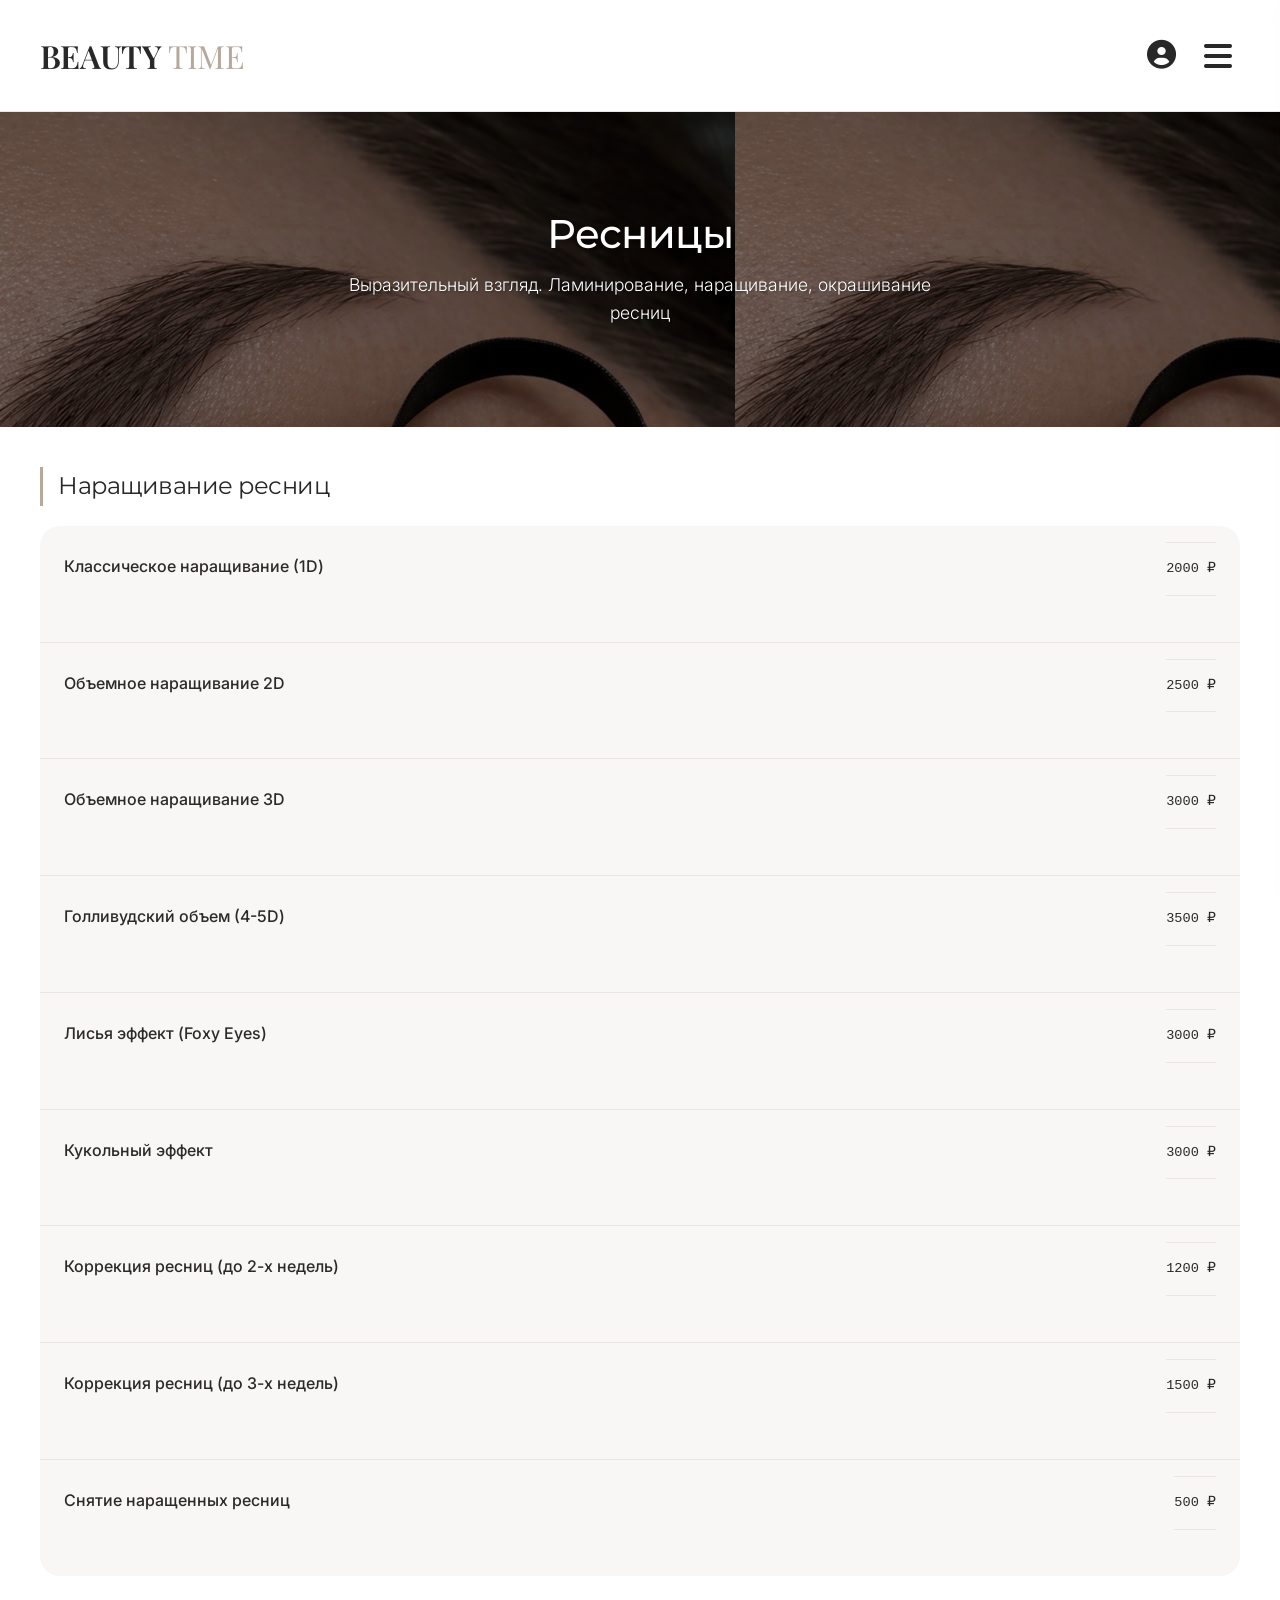
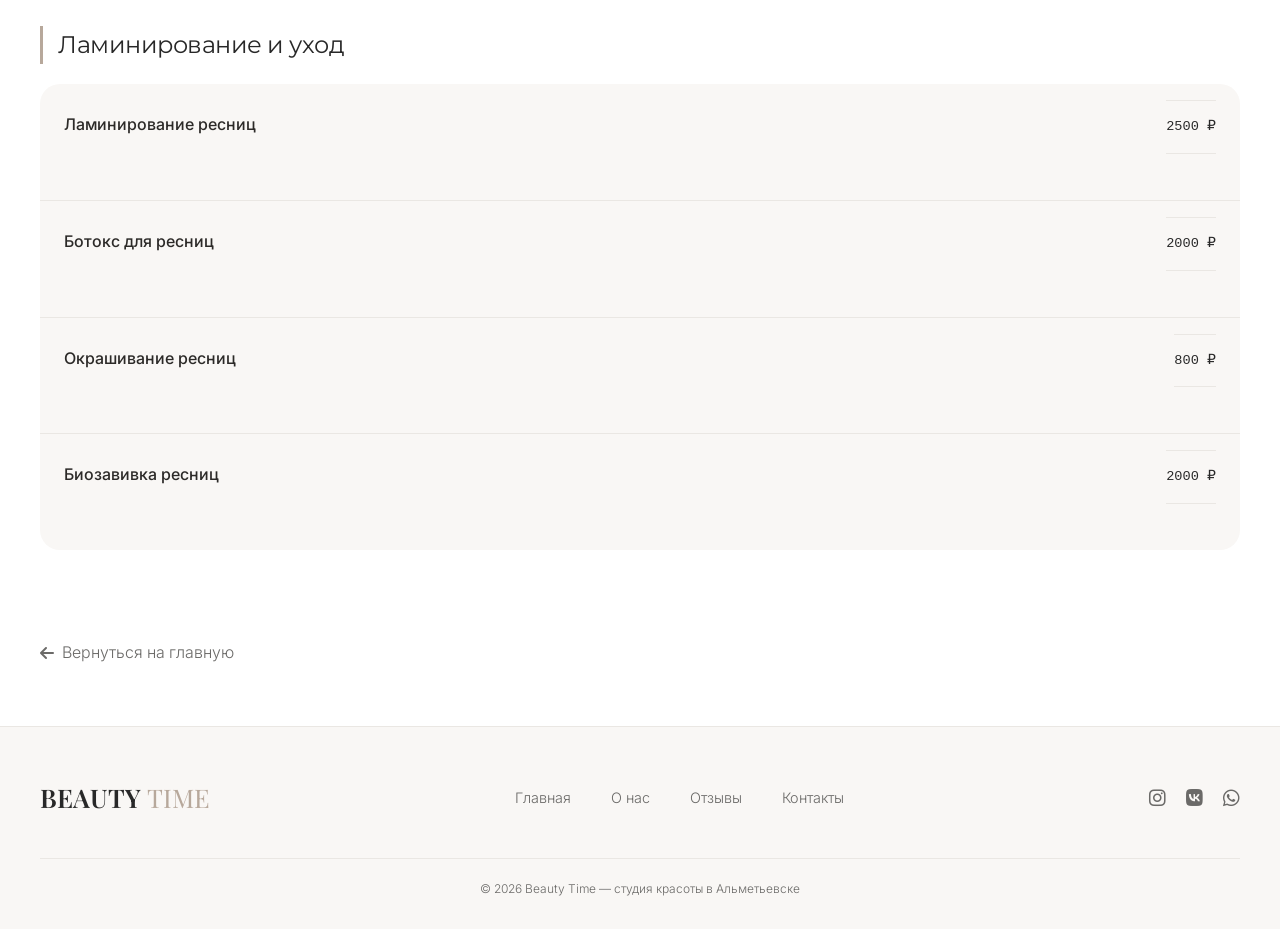
<file: assets/services-lashes.html>
﻿<!DOCTYPE html>
<html lang="ru">
<head>
    <meta charset="UTF-8">
    <meta name="viewport" content="width=device-width, initial-scale=1.0, user-scalable=yes">
    <title>Beauty Time — Ресницы</title>
    <link rel="preconnect" href="https://fonts.googleapis.com">
    <link rel="preconnect" href="https://fonts.gstatic.com" crossorigin>
    <link href="https://fonts.googleapis.com/css2?family=Inter:opsz,wght@14..32,300;14..32,400;14..32,500;14..32,600&family=Montserrat:wght@300;400;500;600&family=Playfair+Display:wght@400;500;600;700&display=swap" rel="stylesheet">
    <link rel="stylesheet" href="https://cdnjs.cloudflare.com/ajax/libs/font-awesome/6.0.0-beta3/css/all.min.css">
    <link rel="stylesheet" href="style.css">
    

</head>
<body class="page-services-lashes">

    <!-- ===== ШАПКА ===== -->
    <nav class="navbar">
        <div class="container nav-container">
            <a href="../index.html" class="logo">BEAUTY <span>TIME</span></a>
            <div class="right-icons">
                <a href="profile.html" class="profile-icon"><i class="fas fa-user-circle"></i></a>
                <input type="checkbox" id="menu-toggle">
                <label for="menu-toggle" class="menu-icon"><i class="fas fa-bars"></i></label>
                <label for="menu-toggle" class="menu-overlay"></label>
                <div class="nav-links">
                    <label for="menu-toggle" class="close-menu"><i class="fas fa-times"></i></label>
                    <a href="../index.html"><i class="fas fa-home"></i> Главная</a>
                    <a href="about.html"><i class="fas fa-spa"></i> О нас</a>
                    <div class="dropdown" id="services-dropdown">
                        <div class="dropdown-header" onclick="toggleDropdown(event)">
                            <span><i class="fas fa-cut"></i> Услуги</span>
                            <i class="fas fa-chevron-down"></i>
                        </div>
                        <div class="dropdown-content">
                            <a href="services-hair.html">Парикмахерские услуги</a>
                            <a href="services-lashes.html">Ресницы</a>
                            <a href="services-makeup.html">Make up</a>
                            <a href="services-brows.html">Уход за бровями</a>
                            <a href="services-nails.html">Ногтевой сервис</a>
                        </div>
                    </div>
                    <a href="reviews.html"><i class="fas fa-star"></i> Отзывы</a>
                    <a href="contacts.html"><i class="fas fa-phone-alt"></i> Контакты</a>
                    
                </div>
            </div>
        </div>
    </nav>

    <!-- ===== СТРАНИЦА УСЛУГ ===== -->
    <div class="service-hero">
        <div class="container">
            <h1>Ресницы</h1>
            <p>Выразительный взгляд. Ламинирование, наращивание, окрашивание ресниц</p>
        </div>
    </div>

    <div class="container">
        <div class="service-category">
            <h3>Наращивание ресниц</h3>
            <ul class="price-list">
                <li class="price-item"><span class="service-name">Классическое наращивание (1D)</span><span class="service-price">2000 ₽</span></li>
                <li class="price-item"><span class="service-name">Объемное наращивание 2D</span><span class="service-price">2500 ₽</span></li>
                <li class="price-item"><span class="service-name">Объемное наращивание 3D</span><span class="service-price">3000 ₽</span></li>
                <li class="price-item"><span class="service-name">Голливудский объем (4-5D)</span><span class="service-price">3500 ₽</span></li>
                <li class="price-item"><span class="service-name">Лисья эффект (Foxy Eyes)</span><span class="service-price">3000 ₽</span></li>
                <li class="price-item"><span class="service-name">Кукольный эффект</span><span class="service-price">3000 ₽</span></li>
                <li class="price-item"><span class="service-name">Коррекция ресниц (до 2-х недель)</span><span class="service-price">1200 ₽</span></li>
                <li class="price-item"><span class="service-name">Коррекция ресниц (до 3-х недель)</span><span class="service-price">1500 ₽</span></li>
                <li class="price-item"><span class="service-name">Снятие наращенных ресниц</span><span class="service-price">500 ₽</span></li>
            </ul>
        </div>

        <div class="service-category">
            <h3>Ламинирование и уход</h3>
            <ul class="price-list">
                <li class="price-item"><span class="service-name">Ламинирование ресниц</span><span class="service-price">2500 ₽</span></li>
                <li class="price-item"><span class="service-name">Ботокс для ресниц</span><span class="service-price">2000 ₽</span></li>
                <li class="price-item"><span class="service-name">Окрашивание ресниц</span><span class="service-price">800 ₽</span></li>
                <li class="price-item"><span class="service-name">Биозавивка ресниц</span><span class="service-price">2000 ₽</span></li>
            </ul>
        </div>

        <a href="../index.html" class="back-link"><i class="fas fa-arrow-left"></i> Вернуться на главную</a>
    </div>

    <!-- ФУТЕР -->
    <footer>
        <div class="footer-container">
            <div class="footer-content">
                <div class="footer-logo">BEAUTY <span>TIME</span></div>
                <div class="footer-links">
                    <a href="../index.html">Главная</a>
                    <a href="about.html">О нас</a>
                    <a href="reviews.html">Отзывы</a>
                    <a href="contacts.html">Контакты</a>
                </div>
                <div class="footer-social">
                    <a href="#"><i class="fab fa-instagram"></i></a>
                    <a href="#"><i class="fab fa-vk"></i></a>
                    <a href="#"><i class="fab fa-whatsapp"></i></a>
                </div>
            </div>
            <div class="footer-copyright">© 2026 Beauty Time — студия красоты в Альметьевске</div>
        </div>
    </footer>

    <script>
        function toggleDropdown(e) {
            e.stopPropagation();
            document.getElementById('services-dropdown').classList.toggle('active');
        }
        let isAdmin = false;

function checkAdmin() {
    const saved = localStorage.getItem('beautyTime_user');
    if (saved) {
        const user = JSON.parse(saved);
        if (user.isAdmin) {
            isAdmin = true;
            showEditButtons();
        }
    }
}

function showEditButtons() {
    const priceItems = document.querySelectorAll('.price-item');
    priceItems.forEach((item, index) => {
        const editBtn = document.createElement('button');
        editBtn.innerHTML = '<i class="fas fa-edit"></i>';
        editBtn.style.marginLeft = '10px';
        editBtn.style.background = 'none';
        editBtn.style.border = 'none';
        editBtn.style.cursor = 'pointer';
        editBtn.onclick = () => editPrice(index);
        item.appendChild(editBtn);
    });
}
 // Перенаправление иконки профиля в зависимости от роли пользователя
    const profileIcon = document.querySelector('.profile-icon');
    if (profileIcon) {
        const savedUser = localStorage.getItem('beautyTime_user');
        if (savedUser) {
            const user = JSON.parse(savedUser);
            if (user.isAdmin) {
                profileIcon.href = 'admin.html';
            } else {
                profileIcon.href = 'profile.html';
            }
        } else {
            profileIcon.href = 'profile.html';
        }
    }
    </script>
    <div class="scroll-top-btn" id="scrollTopBtn">
    <i class="fas fa-arrow-up"></i>
</div>

<script>
    // Кнопка "Наверх"
    const scrollTopBtn = document.getElementById('scrollTopBtn');
    
    window.addEventListener('scroll', function() {
        if (window.scrollY > 300) {
            scrollTopBtn.classList.add('show');
        } else {
            scrollTopBtn.classList.remove('show');
        }
    });
    
    scrollTopBtn.addEventListener('click', function() {
        window.scrollTo({
            top: 0,
            behavior: 'smooth'
        });
    });
</script>
</body>
</html>
</file>
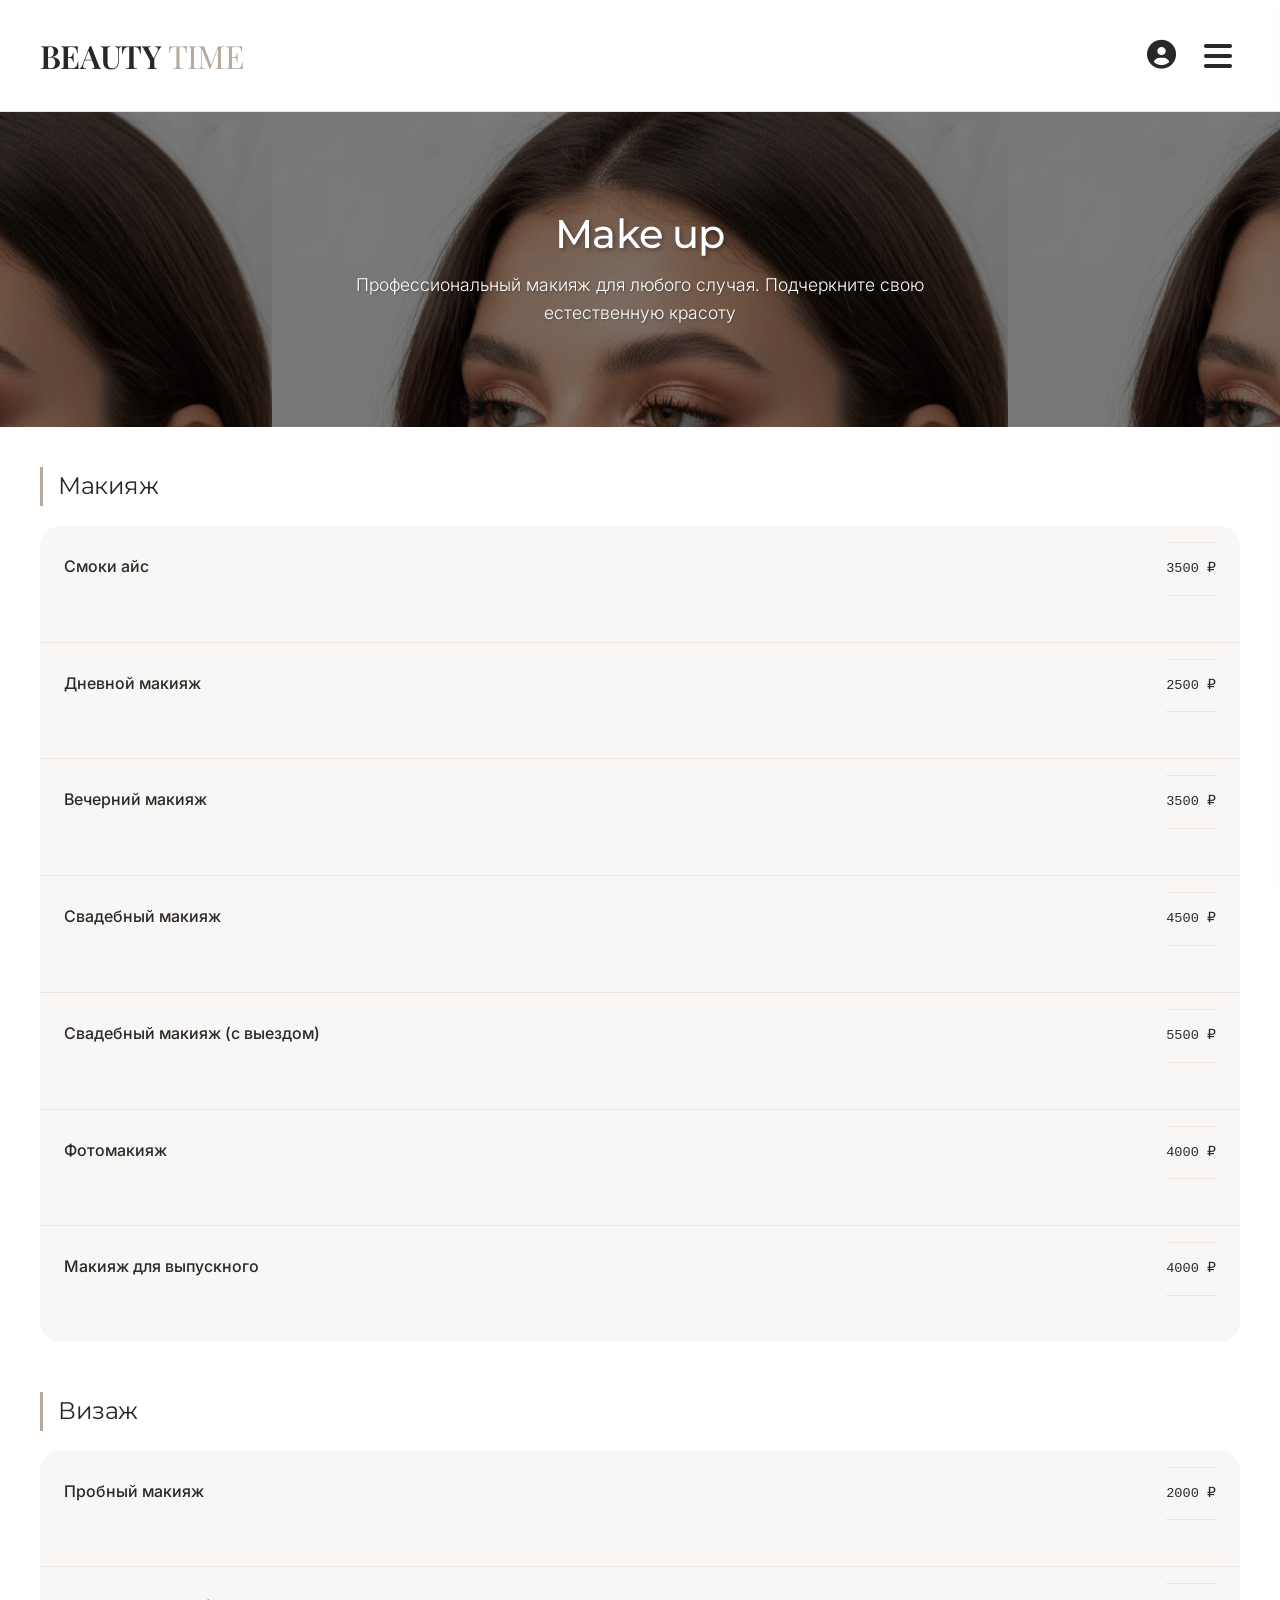
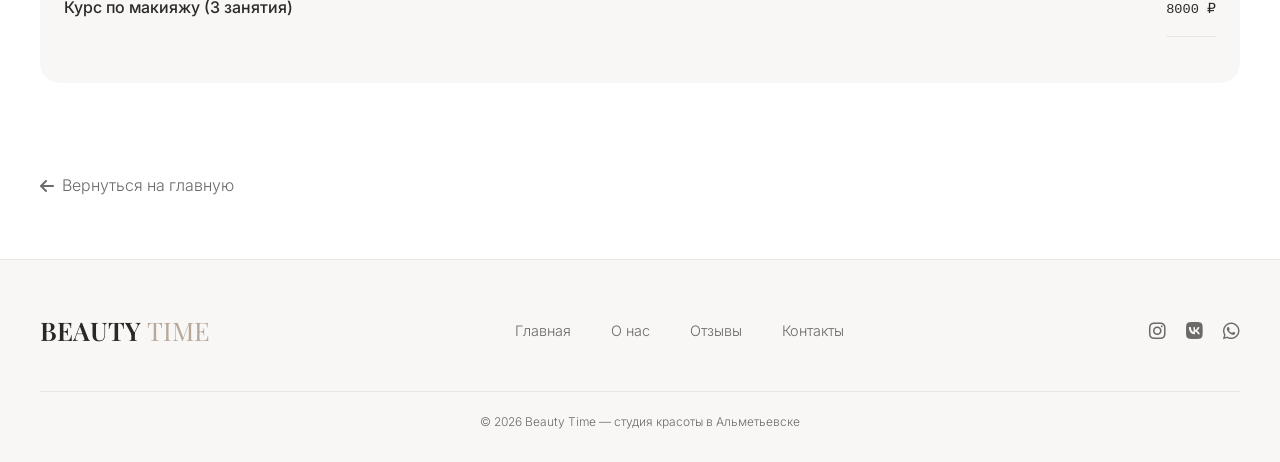
<file: assets/services-makeup.html>
﻿<!DOCTYPE html>
<html lang="ru">
<head>
    <meta charset="UTF-8">
    <meta name="viewport" content="width=device-width, initial-scale=1.0, user-scalable=yes">
    <title>Beauty Time — Make up услуги</title>
    <link rel="preconnect" href="https://fonts.googleapis.com">
    <link rel="preconnect" href="https://fonts.gstatic.com" crossorigin>
    <link href="https://fonts.googleapis.com/css2?family=Inter:opsz,wght@14..32,300;14..32,400;14..32,500;14..32,600&family=Montserrat:wght@300;400;500;600&family=Playfair+Display:wght@400;500;600;700&display=swap" rel="stylesheet">
    <link rel="stylesheet" href="https://cdnjs.cloudflare.com/ajax/libs/font-awesome/6.0.0-beta3/css/all.min.css">
    <link rel="stylesheet" href="style.css">
    

</head>
<body class="page-services-makeup">

    <nav class="navbar">
        <div class="container nav-container">
            <a href="../index.html" class="logo">BEAUTY <span>TIME</span></a>
            <div class="right-icons">
                <a href="profile.html" class="profile-icon" id="profileLink"><i class="fas fa-user-circle"></i></a>
                <input type="checkbox" id="menu-toggle">
                <label for="menu-toggle" class="menu-icon"><i class="fas fa-bars"></i></label>
                <label for="menu-toggle" class="menu-overlay"></label>
                <div class="nav-links">
                    <label for="menu-toggle" class="close-menu"><i class="fas fa-times"></i></label>
                    <a href="../index.html"><i class="fas fa-home"></i> Главная</a>
                    <a href="about.html"><i class="fas fa-spa"></i> О нас</a>
                    <div class="dropdown" id="services-dropdown">
                        <div class="dropdown-header" onclick="toggleDropdown(event)">
                            <span><i class="fas fa-cut"></i> Услуги</span>
                            <i class="fas fa-chevron-down"></i>
                        </div>
                        <div class="dropdown-content">
                            <a href="services-hair.html">Парикмахерские услуги</a>
                            <a href="services-lashes.html">Ресницы</a>
                            <a href="services-makeup.html">Make up</a>
                            <a href="services-brows.html">Уход за бровями</a>
                            <a href="services-nails.html">Ногтевой сервис</a>
                        </div>
                    </div>
                    <a href="reviews.html"><i class="fas fa-star"></i> Отзывы</a>
                    <a href="contacts.html"><i class="fas fa-phone-alt"></i> Контакты</a>
                </div>
            </div>
        </div>
    </nav>

    <div class="service-hero">
        <div class="container">
            <h1>Make up</h1>
            <p>Профессиональный макияж для любого случая. Подчеркните свою естественную красоту</p>
        </div>
    </div>

    <div class="container">
        <div class="service-category">
            <h3>Макияж</h3>
            <ul class="price-list">
                <li class="price-item" onclick="window.location.href='service.html'"><span class="service-name">Смоки айс</span><span class="service-price">3500 ₽</span></li>
                <li class="price-item" onclick="window.location.href='service.html'"><span class="service-name">Дневной макияж</span><span class="service-price">2500 ₽</span></li>
                <li class="price-item" onclick="window.location.href='service.html'"><span class="service-name">Вечерний макияж</span><span class="service-price">3500 ₽</span></li>
                <li class="price-item" onclick="window.location.href='service.html'"><span class="service-name">Свадебный макияж</span><span class="service-price">4500 ₽</span></li>
                <li class="price-item" onclick="window.location.href='service.html'"><span class="service-name">Свадебный макияж (с выездом)</span><span class="service-price">5500 ₽</span></li>
                <li class="price-item" onclick="window.location.href='service.html'"><span class="service-name">Фотомакияж</span><span class="service-price">4000 ₽</span></li>
                <li class="price-item" onclick="window.location.href='service.html'"><span class="service-name">Макияж для выпускного</span><span class="service-price">4000 ₽</span></li>
            </ul>
        </div>

        <div class="service-category">
            <h3>Визаж</h3>
            <ul class="price-list">
                <li class="price-item" onclick="window.location.href='service.html'"><span class="service-name">Пробный макияж</span><span class="service-price">2000 ₽</span></li>
                <li class="price-item" onclick="window.location.href='service.html'"><span class="service-name">Курс по макияжу (3 занятия)</span><span class="service-price">8000 ₽</span></li>
            </ul>
        </div>

        <a href="../index.html" class="back-link"><i class="fas fa-arrow-left"></i> Вернуться на главную</a>
    </div>

    <footer>
        <div class="footer-container">
            <div class="footer-content">
                <div class="footer-logo">BEAUTY <span>TIME</span></div>
                <div class="footer-links">
                    <a href="../index.html">Главная</a>
                    <a href="about.html">О нас</a>
                    <a href="reviews.html">Отзывы</a>
                    <a href="contacts.html">Контакты</a>
                </div>
                <div class="footer-social">
                    <a href="#"><i class="fab fa-instagram"></i></a>
                    <a href="#"><i class="fab fa-vk"></i></a>
                    <a href="#"><i class="fab fa-whatsapp"></i></a>
                </div>
            </div>
            <div class="footer-copyright">© 2026 Beauty Time — студия красоты в Альметьевске</div>
        </div>
    </footer>

    <script>
        function toggleDropdown(e) {
            e.stopPropagation();
            document.getElementById('services-dropdown').classList.toggle('active');
        }

        const scrollTopBtn = document.getElementById('scrollTopBtn');
        if (scrollTopBtn) {
            window.addEventListener('scroll', () => scrollTopBtn.classList.toggle('show', window.scrollY > 300));
            scrollTopBtn.addEventListener('click', () => window.scrollTo({ top: 0, behavior: 'smooth' }));
        }
    </script>
    
</body>
</html>
</file>
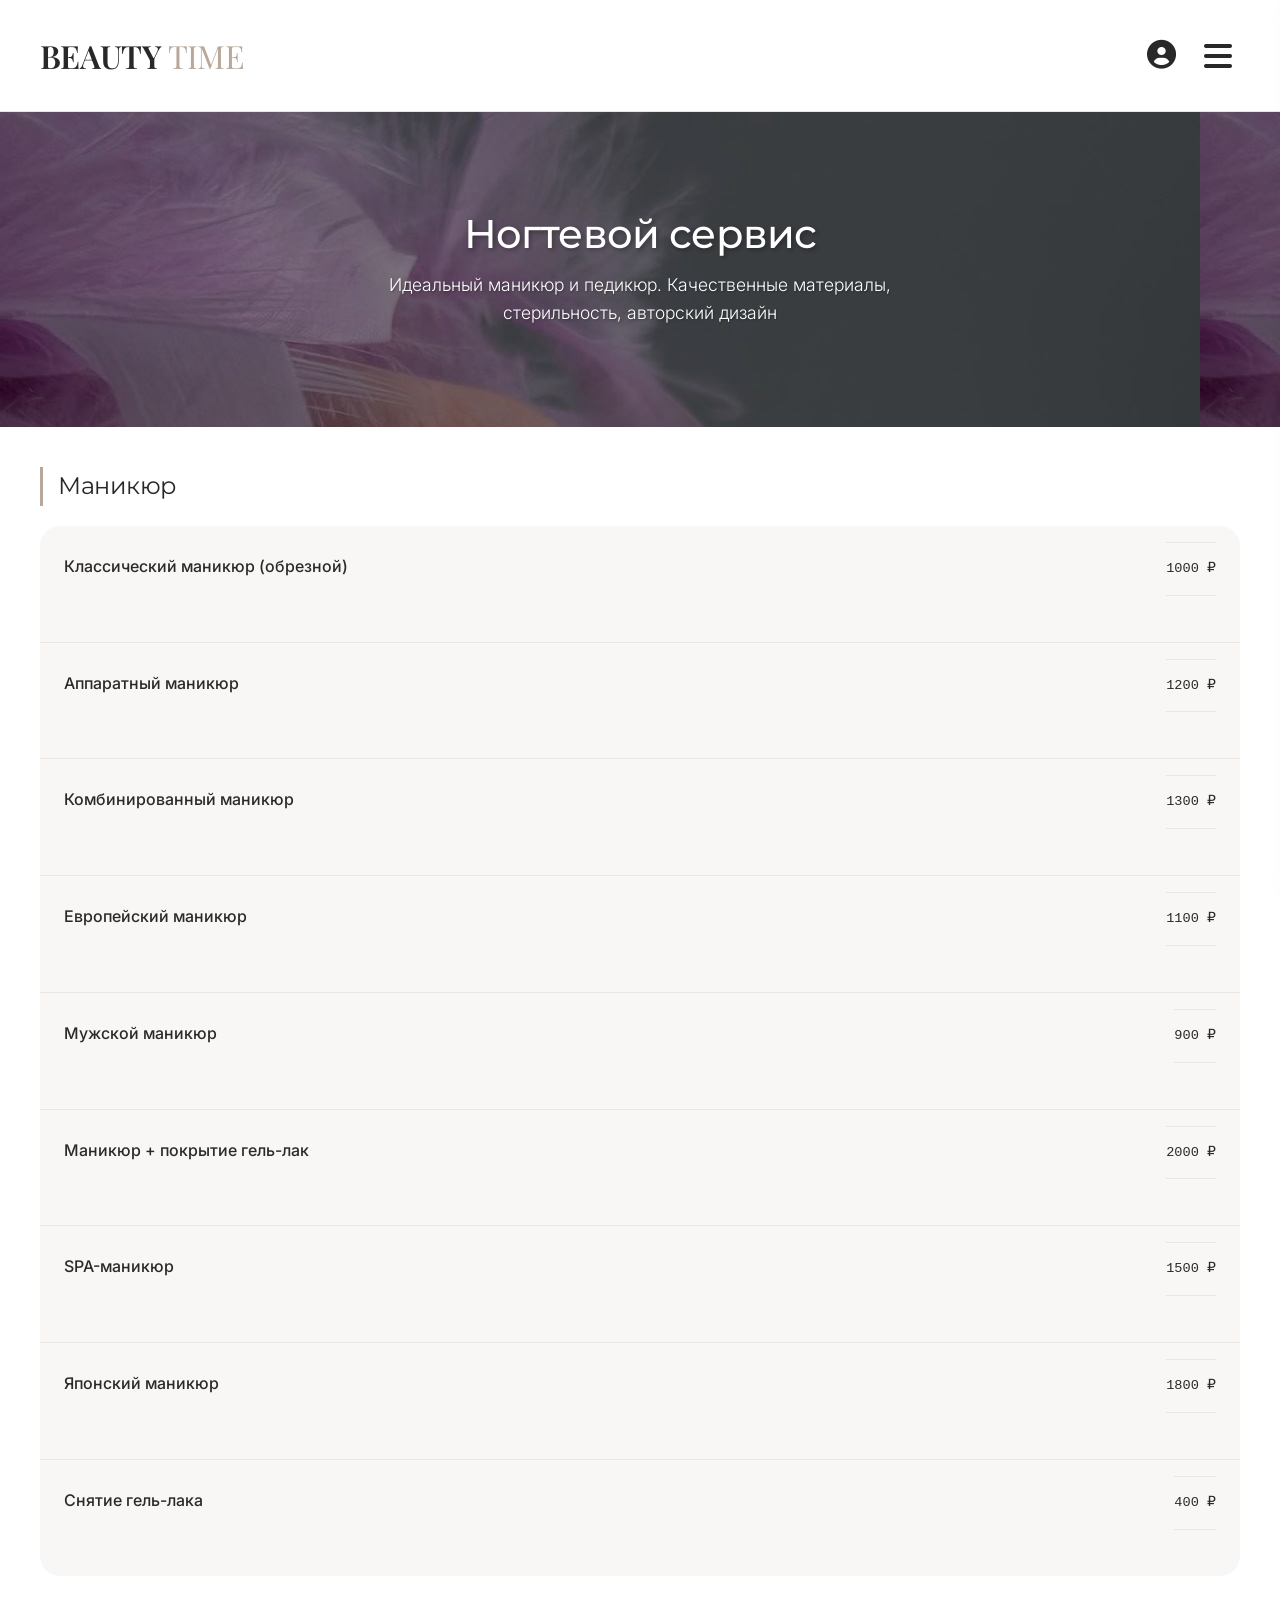
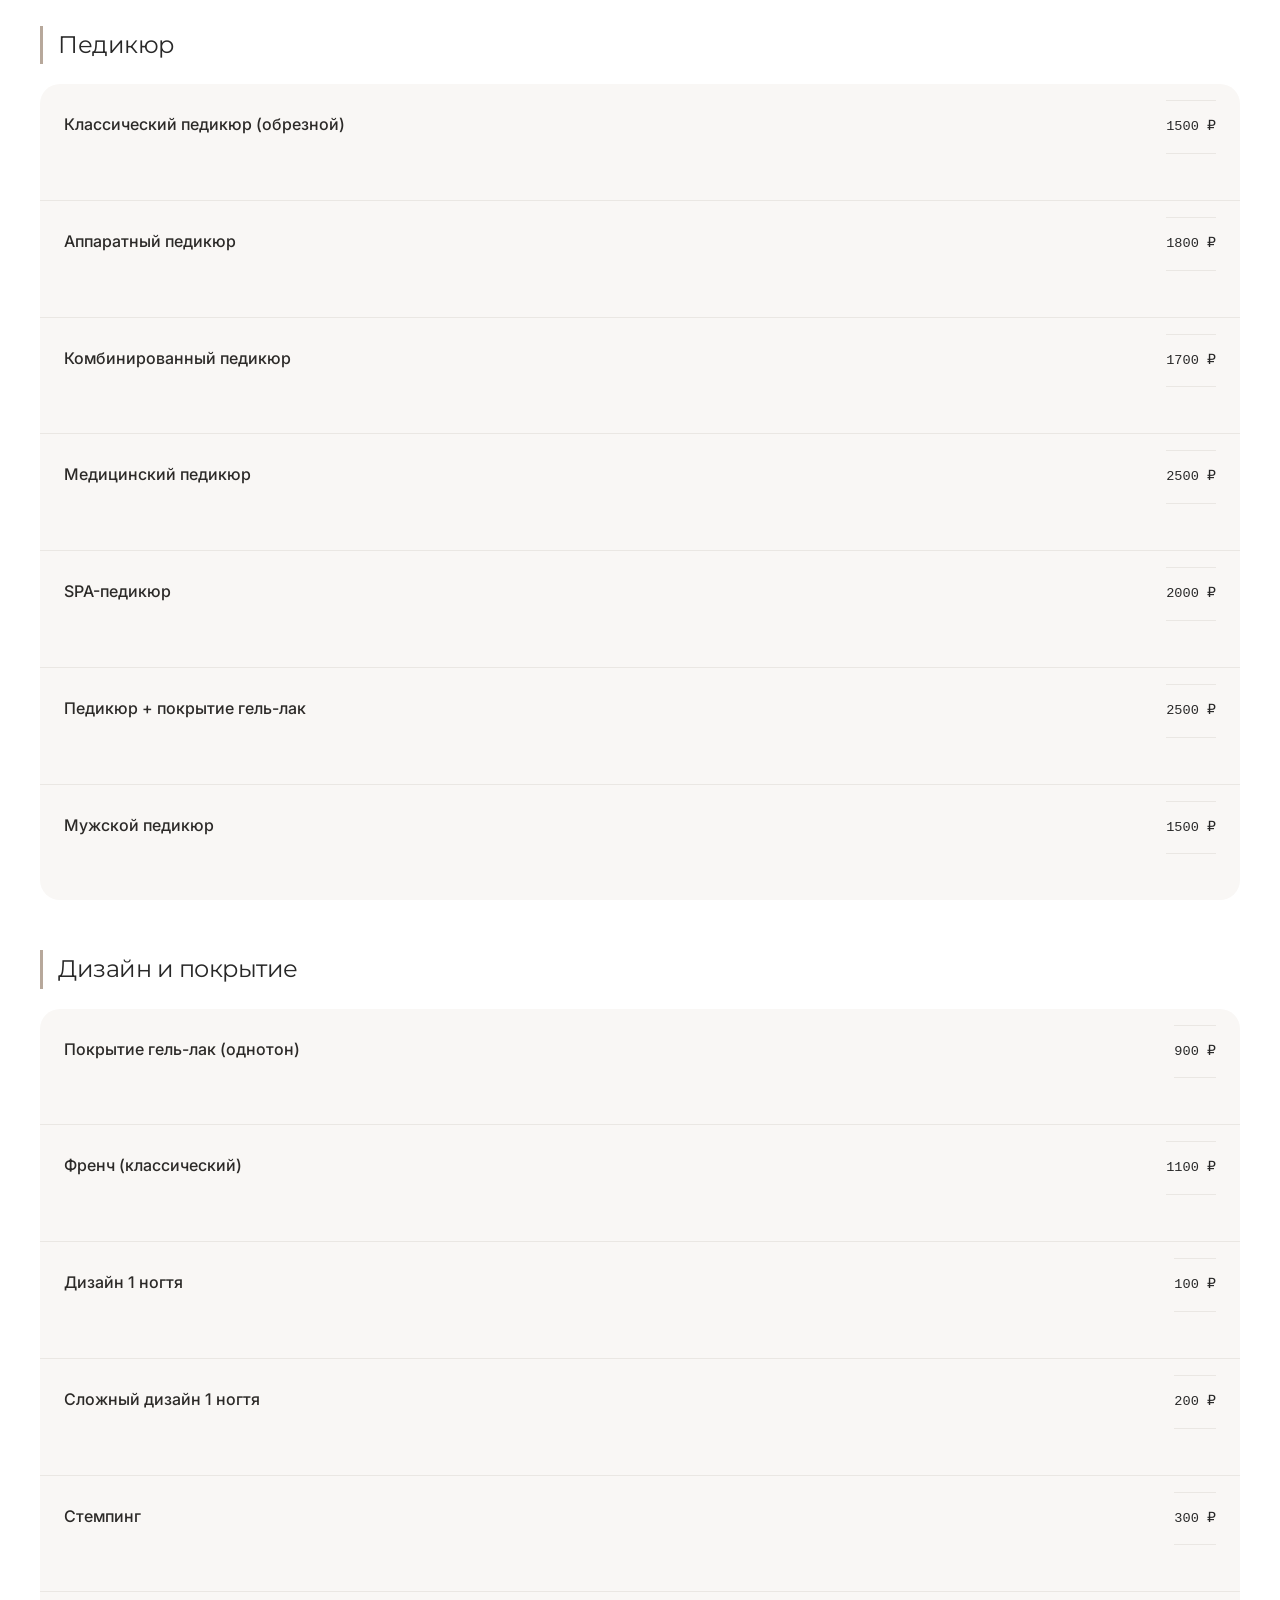
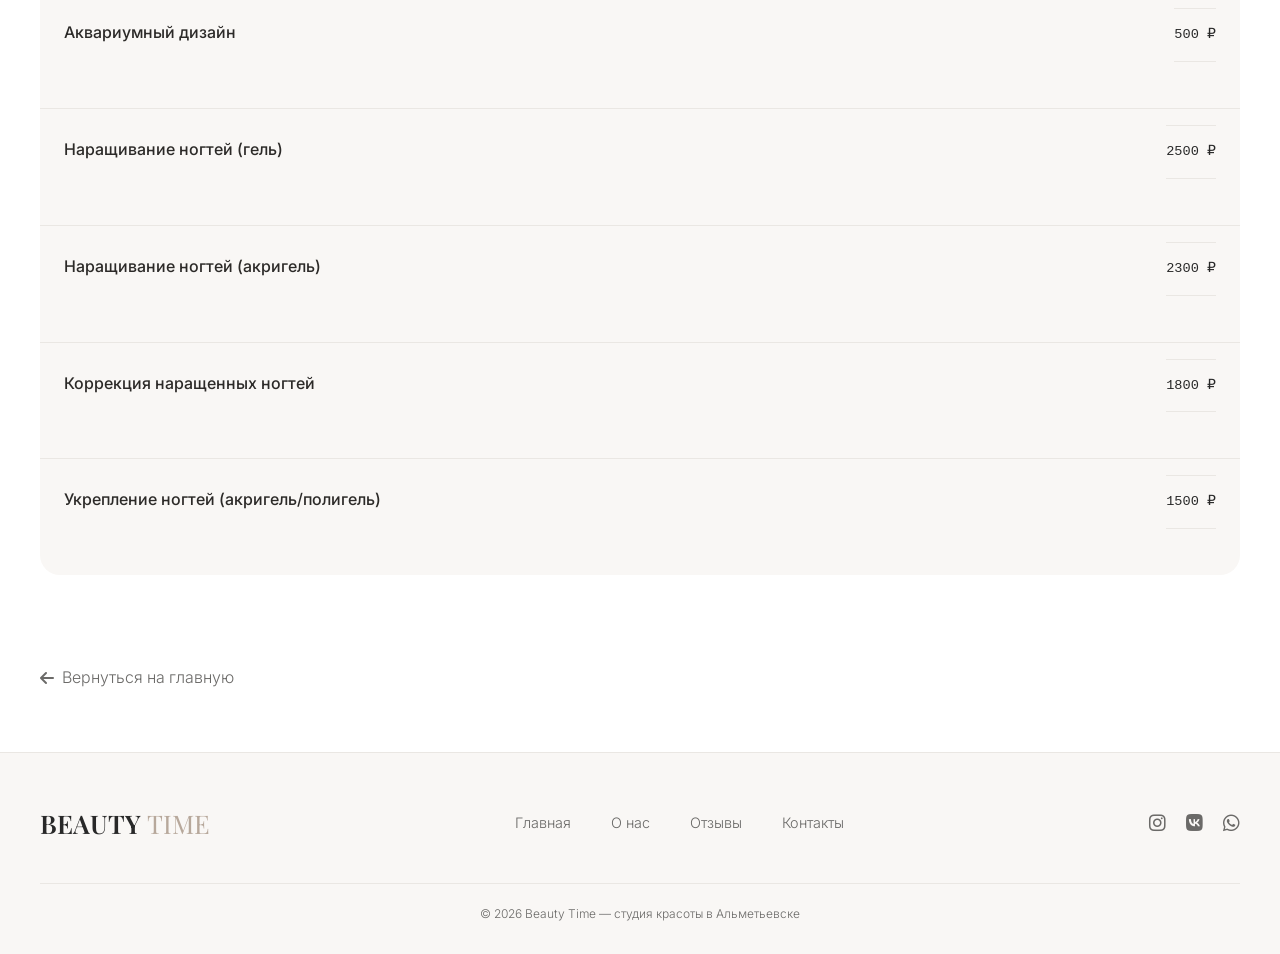
<file: assets/services-nails.html>
﻿<!DOCTYPE html>
<html lang="ru">
<head>
    <meta charset="UTF-8">
    <meta name="viewport" content="width=device-width, initial-scale=1.0, user-scalable=yes">
    <title>Beauty Time — Ногтевой сервис</title>
    <link rel="preconnect" href="https://fonts.googleapis.com">
    <link rel="preconnect" href="https://fonts.gstatic.com" crossorigin>
    <link href="https://fonts.googleapis.com/css2?family=Inter:opsz,wght@14..32,300;14..32,400;14..32,500;14..32,600&family=Montserrat:wght@300;400;500;600&family=Playfair+Display:wght@400;500;600;700&display=swap" rel="stylesheet">
    <link rel="stylesheet" href="https://cdnjs.cloudflare.com/ajax/libs/font-awesome/6.0.0-beta3/css/all.min.css">
    <link rel="stylesheet" href="style.css">
    

</head>
<body class="page-services-nails">

    <!-- ===== ШАПКА ===== -->
    <nav class="navbar">
        <div class="container nav-container">
            <a href="../index.html" class="logo">BEAUTY <span>TIME</span></a>
            <div class="right-icons">
                <a href="profile.html" class="profile-icon"><i class="fas fa-user-circle"></i></a>
                <input type="checkbox" id="menu-toggle">
                <label for="menu-toggle" class="menu-icon"><i class="fas fa-bars"></i></label>
                <label for="menu-toggle" class="menu-overlay"></label>
                <div class="nav-links">
                    <label for="menu-toggle" class="close-menu"><i class="fas fa-times"></i></label>
                    <a href="../index.html"><i class="fas fa-home"></i> Главная</a>
                    <a href="about.html"><i class="fas fa-spa"></i> О нас</a>
                    <div class="dropdown" id="services-dropdown">
                        <div class="dropdown-header" onclick="toggleDropdown(event)">
                            <span><i class="fas fa-cut"></i> Услуги</span>
                            <i class="fas fa-chevron-down"></i>
                        </div>
                        <div class="dropdown-content">
                            <a href="services-hair.html">Парикмахерские услуги</a>
                            <a href="services-lashes.html">Ресницы</a>
                            <a href="services-makeup.html">Make up</a>
                            <a href="services-brows.html">Уход за бровями</a>
                            <a href="services-nails.html">Ногтевой сервис</a>
                        </div>
                    </div>
                    <a href="reviews.html"><i class="fas fa-star"></i> Отзывы</a>
                    <a href="contacts.html"><i class="fas fa-phone-alt"></i> Контакты</a>
                    
                </div>
            </div>
        </div>
    </nav>

    <!-- ===== СТРАНИЦА УСЛУГ ===== -->
    <div class="service-hero">
        <div class="container">
            <h1>Ногтевой сервис</h1>
            <p>Идеальный маникюр и педикюр. Качественные материалы, стерильность, авторский дизайн</p>
        </div>
    </div>

    <div class="container">
        <div class="service-category">
            <h3>Маникюр</h3>
            <ul class="price-list">
                <li class="price-item"><span class="service-name">Классический маникюр (обрезной)</span><span class="service-price">1000 ₽</span></li>
                <li class="price-item"><span class="service-name">Аппаратный маникюр</span><span class="service-price">1200 ₽</span></li>
                <li class="price-item"><span class="service-name">Комбинированный маникюр</span><span class="service-price">1300 ₽</span></li>
                <li class="price-item"><span class="service-name">Европейский маникюр</span><span class="service-price">1100 ₽</span></li>
                <li class="price-item"><span class="service-name">Мужской маникюр</span><span class="service-price">900 ₽</span></li>
                <li class="price-item"><span class="service-name">Маникюр + покрытие гель-лак</span><span class="service-price">2000 ₽</span></li>
                <li class="price-item"><span class="service-name">SPA-маникюр</span><span class="service-price">1500 ₽</span></li>
                <li class="price-item"><span class="service-name">Японский маникюр</span><span class="service-price">1800 ₽</span></li>
                <li class="price-item"><span class="service-name">Снятие гель-лака</span><span class="service-price">400 ₽</span></li>
            </ul>
        </div>

        <div class="service-category">
            <h3>Педикюр</h3>
            <ul class="price-list">
                <li class="price-item"><span class="service-name">Классический педикюр (обрезной)</span><span class="service-price">1500 ₽</span></li>
                <li class="price-item"><span class="service-name">Аппаратный педикюр</span><span class="service-price">1800 ₽</span></li>
                <li class="price-item"><span class="service-name">Комбинированный педикюр</span><span class="service-price">1700 ₽</span></li>
                <li class="price-item"><span class="service-name">Медицинский педикюр</span><span class="service-price">2500 ₽</span></li>
                <li class="price-item"><span class="service-name">SPA-педикюр</span><span class="service-price">2000 ₽</span></li>
                <li class="price-item"><span class="service-name">Педикюр + покрытие гель-лак</span><span class="service-price">2500 ₽</span></li>
                <li class="price-item"><span class="service-name">Мужской педикюр</span><span class="service-price">1500 ₽</span></li>
            </ul>
        </div>

        <div class="service-category">
            <h3>Дизайн и покрытие</h3>
            <ul class="price-list">
                <li class="price-item"><span class="service-name">Покрытие гель-лак (однотон)</span><span class="service-price">900 ₽</span></li>
                <li class="price-item"><span class="service-name">Френч (классический)</span><span class="service-price">1100 ₽</span></li>
                <li class="price-item"><span class="service-name">Дизайн 1 ногтя</span><span class="service-price">100 ₽</span></li>
                <li class="price-item"><span class="service-name">Сложный дизайн 1 ногтя</span><span class="service-price">200 ₽</span></li>
                <li class="price-item"><span class="service-name">Стемпинг</span><span class="service-price">300 ₽</span></li>
                <li class="price-item"><span class="service-name">Аквариумный дизайн</span><span class="service-price">500 ₽</span></li>
                <li class="price-item"><span class="service-name">Наращивание ногтей (гель)</span><span class="service-price">2500 ₽</span></li>
                <li class="price-item"><span class="service-name">Наращивание ногтей (акригель)</span><span class="service-price">2300 ₽</span></li>
                <li class="price-item"><span class="service-name">Коррекция наращенных ногтей</span><span class="service-price">1800 ₽</span></li>
                <li class="price-item"><span class="service-name">Укрепление ногтей (акригель/полигель)</span><span class="service-price">1500 ₽</span></li>
            </ul>
        </div>

        <a href="../index.html" class="back-link"><i class="fas fa-arrow-left"></i> Вернуться на главную</a>
    </div>

    <!-- ФУТЕР -->
    <footer>
        <div class="footer-container">
            <div class="footer-content">
                <div class="footer-logo">BEAUTY <span>TIME</span></div>
                <div class="footer-links">
                    <a href="../index.html">Главная</a>
                    <a href="about.html">О нас</a>
                    <a href="reviews.html">Отзывы</a>
                    <a href="contacts.html">Контакты</a>
                </div>
                <div class="footer-social">
                    <a href="#"><i class="fab fa-instagram"></i></a>
                    <a href="#"><i class="fab fa-vk"></i></a>
                    <a href="#"><i class="fab fa-whatsapp"></i></a>
                </div>
            </div>
            <div class="footer-copyright">© 2026 Beauty Time — студия красоты в Альметьевске</div>
        </div>
    </footer>

    <script>
        function toggleDropdown(e) {
            e.stopPropagation();
            document.getElementById('services-dropdown').classList.toggle('active');
        }
        let isAdmin = false;

function checkAdmin() {
    const saved = localStorage.getItem('beautyTime_user');
    if (saved) {
        const user = JSON.parse(saved);
        if (user.isAdmin) {
            isAdmin = true;
            showEditButtons();
        }
    }
}

function showEditButtons() {
    const priceItems = document.querySelectorAll('.price-item');
    priceItems.forEach((item, index) => {
        const editBtn = document.createElement('button');
        editBtn.innerHTML = '<i class="fas fa-edit"></i>';
        editBtn.style.marginLeft = '10px';
        editBtn.style.background = 'none';
        editBtn.style.border = 'none';
        editBtn.style.cursor = 'pointer';
        editBtn.onclick = () => editPrice(index);
        item.appendChild(editBtn);
    });
}
 // Перенаправление иконки профиля в зависимости от роли пользователя
    const profileIcon = document.querySelector('.profile-icon');
    if (profileIcon) {
        const savedUser = localStorage.getItem('beautyTime_user');
        if (savedUser) {
            const user = JSON.parse(savedUser);
            if (user.isAdmin) {
                profileIcon.href = 'admin.html';
            } else {
                profileIcon.href = 'profile.html';
            }
        } else {
            profileIcon.href = 'profile.html';
        }
    }
    </script>
    <div class="scroll-top-btn" id="scrollTopBtn">
    <i class="fas fa-arrow-up"></i>
</div>

<script>
    // Кнопка "Наверх"
    const scrollTopBtn = document.getElementById('scrollTopBtn');
    
    window.addEventListener('scroll', function() {
        if (window.scrollY > 300) {
            scrollTopBtn.classList.add('show');
        } else {
            scrollTopBtn.classList.remove('show');
        }
    });
    
    scrollTopBtn.addEventListener('click', function() {
        window.scrollTo({
            top: 0,
            behavior: 'smooth'
        });
    });
</script>
</body>
</html>
</file>
<file: assets/style.css>
﻿
* {
    margin: 0;
    padding: 0;
    box-sizing: border-box;
}

:root {
    --bg: #ffffff;
    --bg-alt: #f9f7f5;
    --text-primary: #2c2a28;
    --text-secondary: #6b6a68;
    --accent: #b7a89b;
    --accent-light: #e5dfd9;
    --border-light: #eae7e3;
    --shadow: 0 20px 40px -15px rgba(0,0,0,0.03);
    --radius: 24px;
    --admin-color: #9e7d5c;
    --dark-accent: rgb(40, 40, 40);
    --star-color: #ffc107;
    --star-hover: #ffdb7e;
}

body {
    font-family: 'Inter', sans-serif;
    background-color: var(--bg);
    color: var(--text-primary);
    line-height: 1.6;
    font-weight: 300;
    -webkit-font-smoothing: antialiased;
}

.container {
    max-width: 1300px;
    margin: 0 auto;
    padding: 0 40px;
    position: relative;
    z-index: 2;
}

h1, h2, h3 {
    font-family: 'Montserrat', sans-serif;
    font-weight: 400;
    letter-spacing: -0.02em;
}

h1 {
    font-size: clamp(2.2rem, 6vw, 3.5rem);
    line-height: 1.1;
    font-weight: 500;
    color: var(--dark-accent);
}

h2 {
    font-size: clamp(1.8rem, 5vw, 2.2rem);
    margin-bottom: 2rem;
    font-weight: 350;
    position: relative;
}

h2::after {
    content: '';
    display: block;
    width: 50px;
    height: 1px;
    background: var(--dark-accent);
    margin-top: 12px;
}

p {
    color: var(--text-secondary);
}

a {
    text-decoration: none;
    color: inherit;
    cursor: pointer;
}

.btn {
    display: inline-block;
    background: transparent;
    border: 1px solid var(--dark-accent);
    color: var(--text-primary);
    padding: 14px 38px;
    font-size: 0.9rem;
    letter-spacing: 1px;
    text-transform: uppercase;
    font-weight: 400;
    transition: all 0.3s ease;
    cursor: pointer;
    border-radius: 0;
    text-align: center;
}

.btn:hover,
.btn:active {
    background: var(--dark-accent);
    color: white;
    border-color: var(--dark-accent);
}

.btn-small {
    padding: 8px 16px;
    font-size: 0.8rem;
}

/* ===== ��������� ===== */
.navbar {
    padding: 30px 0;
    border-bottom: 1px solid var(--border-light);
    position: sticky;
    top: 0;
    background: rgba(255,255,255,0.98);
    -webkit-backdrop-filter: blur(10px);
    backdrop-filter: blur(10px);
    z-index: 1000;
}

.nav-container {
    display: flex;
    justify-content: space-between;
    align-items: center;
    position: relative;
}

.logo {
    font-family: 'Playfair Display', serif;
    font-size: 2rem;
    font-weight: 600;
    letter-spacing: -0.02em;
    color: var(--dark-accent);
}

.logo span {
    font-weight: 300;
    color: var(--accent);
}

.right-icons {
    display: flex;
    align-items: center;
    gap: 20px;
    overflow: visible;
}

.profile-icon {
    font-size: 1.8rem;
    color: var(--dark-accent);
    transition: color 0.3s;
    display: flex;
    align-items: center;
}

.profile-icon:hover,
.profile-icon:active {
    color: var(--accent);
}

.menu-icon {
    display: flex;
    align-items: center;
    justify-content: center;
    min-width: 44px;
    min-height: 44px;
    font-size: 2rem;
    cursor: pointer;
    color: var(--dark-accent);
    z-index: 1002;
    -webkit-tap-highlight-color: transparent;
    touch-action: manipulation;
}

#menu-toggle {
    position: absolute;
    width: 1px;
    height: 1px;
    opacity: 0;
    pointer-events: none;
}

.menu-overlay {
    display: none;
    position: fixed;
    top: 0;
    left: 0;
    width: 100%;
    height: 100%;
    background: rgba(0,0,0,0.3);
    z-index: 998;
}

#menu-toggle:checked ~ .menu-overlay {
    display: block;
}

.nav-links {
    position: fixed;
    top: 0;
    right: -400px;
    width: min(380px, 100vw);
    max-width: 100vw;
    height: 100dvh;
    background: var(--bg);
    padding: 100px 30px 40px;
    box-shadow: -5px 0 30px rgba(0,0,0,0.05);
    transition: right 0.3s ease;
    z-index: 1001;
    overflow-y: auto;
    display: flex;
    flex-direction: column;
    border-left: 1px solid var(--border-light);
}

#menu-toggle:checked ~ .nav-links {
    right: 0;
}

.close-menu {
    position: absolute;
    top: 30px;
    left: 30px;
    display: flex;
    align-items: center;
    justify-content: center;
    min-width: 44px;
    min-height: 44px;
    font-size: 2rem;
    cursor: pointer;
    color: var(--dark-accent);
    -webkit-tap-highlight-color: transparent;
    touch-action: manipulation;
}

.nav-links > a {
    font-size: 1.2rem;
    padding: 15px 0;
    border-bottom: 1px solid var(--border-light);
    color: var(--text-primary);
    transition: all 0.2s;
}

.nav-links > a:hover,
.nav-links > a:active {
    color: var(--dark-accent);
    background: var(--accent-light);
    padding-left: 10px;
}

.nav-links > a i {
    margin-right: 10px;
    width: 24px;
    color: var(--dark-accent);
}

.dropdown {
    border-bottom: 1px solid var(--border-light);
    padding: 15px 0;
}

.dropdown-header {
    display: flex;
    justify-content: space-between;
    align-items: center;
    cursor: pointer;
    font-size: 1.2rem;
    color: var(--text-primary);
    transition: all 0.2s;
}

.dropdown-header:hover,
.dropdown-header:active {
    color: var(--dark-accent);
}

.dropdown-header i {
    transition: transform 0.3s;
    color: var(--dark-accent);
}

.dropdown-content {
    max-height: 0;
    overflow: hidden;
    transition: max-height 0.3s ease;
    background: var(--bg-alt);
    border-radius: 12px;
    margin-top: 10px;
}

.dropdown.active .dropdown-content {
    max-height: 400px;
    padding: 15px;
}

.dropdown.active .dropdown-header i {
    transform: rotate(180deg);
}

.dropdown-content a {
    display: block;
    padding: 12px 15px;
    color: var(--text-secondary);
    transition: all 0.2s;
    border-radius: 8px;
}

.dropdown-content a:hover,
.dropdown-content a:active {
    background: var(--accent-light);
    color: var(--dark-accent);
    transform: translateX(5px);
}

/* ===== �������� ===== */
.page {
    display: none;
    min-height: calc(100vh - 200px);
}

.page.active-page {
    display: block;
}

section {
    padding: 80px 0;
    border-bottom: 1px solid var(--border-light);
}

/* ===== ������� ===== */
.hero-slider {
    position: relative;
    width: 100%;
    height: 90vh;
    min-height: 600px;
    overflow: hidden;
}

.slider-container {
    position: relative;
    width: 100%;
    height: 100%;
}

.slide {
    position: absolute;
    top: 0;
    left: 0;
    width: 100%;
    height: 100%;
    opacity: 0;
    transition: opacity 1s ease-in-out;
    background-size: cover;
    background-position: center;
    background-repeat: no-repeat;
}

.slide.active {
    opacity: 1;
    z-index: 1;
}

.slide-overlay {
    position: absolute;
    top: 0;
    left: 0;
    width: 100%;
    height: 100%;
    background: linear-gradient(135deg, rgba(0,0,0,0.3) 0%, rgba(0,0,0,0.1) 100%);
    z-index: 2;
}

.slide-content {
    position: absolute;
    bottom: 15%;
    left: 10%;
    max-width: 500px;
    z-index: 3;
    color: white;
    text-shadow: 0 2px 10px rgba(0,0,0,0.3);
}

.slide-content h2 {
    font-size: clamp(2rem, 5vw, 3rem);
    font-weight: 500;
    margin-bottom: 1rem;
    color: white;
}

.slide-content h2::after {
    background: white;
    width: 60px;
}

.slide-content p {
    font-size: 1.1rem;
    color: rgba(255,255,255,0.9);
    margin-bottom: 1.5rem;
    max-width: 400px;
}

.slide-content .btn {
    background: transparent;
    border: 1px solid white;
    color: white;
}

.slide-content .btn:hover,
.slide-content .btn:active {
    background: white;
    color: #2c2a28;
    border-color: white;
}

.slider-arrows {
    position: absolute;
    bottom: 30px;
    right: 30px;
    z-index: 10;
    display: flex;
    gap: 15px;
}

.slider-arrow {
    width: 50px;
    height: 50px;
    border-radius: 50%;
    background: rgba(255,255,255,0.2);
    backdrop-filter: blur(8px);
    display: flex;
    align-items: center;
    justify-content: center;
    cursor: pointer;
    transition: all 0.3s ease;
    color: white;
    font-size: 1.2rem;
    border: 1px solid rgba(255,255,255,0.3);
}

.slider-arrow:hover,
.slider-arrow:active {
    background: rgba(255,255,255,0.4);
    transform: scale(1.05);
}

.slider-dots {
    position: absolute;
    bottom: 30px;
    left: 50%;
    transform: translateX(-50%);
    z-index: 10;
    display: flex;
    gap: 12px;
}

.dot {
    width: 10px;
    height: 10px;
    border-radius: 50%;
    background: rgba(255,255,255,0.5);
    cursor: pointer;
    transition: all 0.3s ease;
}

.dot.active {
    background: white;
    width: 24px;
    border-radius: 5px;
}

/* ===== �������� �������� ===== */
.masters-grid {
    display: grid;
    grid-template-columns: repeat(auto-fill, minmax(300px, 1fr));
    gap: 30px;
    margin-top: 40px;
}

.master-card {
    background: var(--bg-alt);
    padding: 25px;
    border: 2px solid var(--dark-accent);
    text-align: center;
    transition: transform 0.3s ease, box-shadow 0.3s ease;
}

.master-card:hover,
.master-card:active {
    transform: translateY(-5px);
    box-shadow: 0 10px 25px rgba(0,0,0,0.05);
}

.master-photo {
    width: 150px;
    height: 150px;
    border-radius: 50%;
    margin: 0 auto 15px;
    background-size: cover;
    background-position: center;
    border: 2px solid var(--dark-accent);
}

.master-card h3 {
    font-size: 1.2rem;
    margin-bottom: 5px;
    font-weight: 500;
}

.master-role {
    color: var(--dark-accent);
    font-size: 0.85rem;
    margin-bottom: 8px;
    font-weight: 400;
}

.master-exp {
    font-size: 0.8rem;
    color: var(--text-secondary);
    margin-bottom: 10px;
}

.master-edu {
    font-size: 0.75rem;
    color: var(--text-secondary);
    margin-top: 10px;
    text-align: left;
    list-style: none;
}

.master-edu li {
    margin-bottom: 4px;
    padding-left: 12px;
    position: relative;
}

.master-edu li::before {
    content: "�";
    position: absolute;
    left: 0;
    color: var(--dark-accent);
}

/* ===== ������ ===== */
.reviews-grid {
    display: grid;
    grid-template-columns: repeat(auto-fill, minmax(350px, 1fr));
    gap: 30px;
    margin-top: 40px;
}

.review-card {
    background: var(--bg-alt);
    padding: 30px;
    border-radius: var(--radius);
    position: relative;
    transition: all 0.3s;
    box-shadow: 0 5px 15px rgba(0,0,0,0.02);
}

.review-stars {
    margin-bottom: 15px;
    font-size: 1.1rem;
    letter-spacing: 2px;
}

.review-stars i {
    margin-right: 2px;
}

.review-stars .fas.fa-star {
    color: var(--star-color);
}

.review-stars .far.fa-star {
    color: #ddd;
}

/* ===== �������� ===== */
.contacts-page {
    min-height: 100vh;
    padding: 60px 0;
}

.contacts-grid {
    display: grid;
    grid-template-columns: 1fr 1fr;
    gap: 60px;
    margin-bottom: 80px;
}

.contacts-info {
    display: flex;
    flex-direction: column;
    gap: 40px;
}

.contact-block {
    border-bottom: 1px solid var(--border-light);
    padding-bottom: 30px;
}

.contact-block:last-child {
    border-bottom: none;
    padding-bottom: 0;
}

.contact-label {
    font-family: 'Georgia', 'Times New Roman', serif;
    font-size: 0.9rem;
    text-transform: uppercase;
    letter-spacing: 1.5px;
    color: var(--text-secondary);
    margin-bottom: 15px;
}

.contact-text {
    font-size: 1.1rem;
    line-height: 1.8;
    color: var(--text-primary);
    font-weight: 300;
}

.contact-address {
    font-style: normal;
    max-width: 400px;
}

.contact-phone {
    display: flex;
    align-items: center;
    gap: 12px;
    font-size: 1.3rem;
    font-weight: 300;
    color: var(--dark-accent);
    margin-bottom: 10px;
}

.contact-phone i {
    font-size: 1.2rem;
    color: var(--dark-accent);
    width: 24px;
}

.contact-social {
    display: flex;
    align-items: center;
    gap: 12px;
    font-size: 1.3rem;
    color: var(--dark-accent);
}

.contact-social i {
    font-size: 1.4rem;
    width: 24px;
}

.instagram-handle {
    font-size: 1.2rem;
    color: var(--dark-accent);
    letter-spacing: -0.01em;
}

.info-block {
    background: var(--bg-alt);
    padding: 40px;
    border-radius: 0;
    margin-top: 20px;
}

.info-block p {
    margin-bottom: 15px;
    font-size: 1rem;
    color: var(--text-secondary);
    line-height: 1.8;
}

.map-section {
    width: 100%;
    margin-top: 60px;
}

.map-container {
    width: 100%;
    height: 400px;
    background-color: var(--accent-light);
    display: flex;
    align-items: center;
    justify-content: center;
    color: var(--text-secondary);
    font-size: 1rem;
    border: none;
    position: relative;
    overflow: hidden;
}

.map-overlay {
    position: relative;
    width: 100%;
    height: 100%;
    background-color: #e8e0d8;
    background-image: 
        linear-gradient(rgba(40,40,40,0.05) 1px, transparent 1px),
        linear-gradient(90deg, rgba(40,40,40,0.05) 1px, transparent 1px);
    background-size: 30px 30px;
}

.map-marker {
    position: absolute;
    top: 50%;
    left: 50%;
    transform: translate(-50%, -100%);
    font-size: 3rem;
    color: var(--dark-accent);
    filter: drop-shadow(0 4px 6px rgba(0,0,0,0.1));
}

.map-address {
    position: absolute;
    bottom: 30px;
    left: 30px;
    background: white;
    padding: 12px 24px;
    font-size: 0.9rem;
    box-shadow: 0 4px 12px rgba(0,0,0,0.05);
    color: var(--dark-accent);
    font-weight: 400;
}

/* ===== ����� ������ ===== */
.admin-section {
    background: var(--bg-alt);
    padding: 40px;
    border-radius: var(--radius);
    margin: 40px 0;
}

.admin-tabs {
    display: flex;
    gap: 20px;
    margin-bottom: 30px;
    border-bottom: 1px solid var(--border-light);
    padding-bottom: 15px;
    flex-wrap: wrap;
}

.admin-tab {
    padding: 10px 20px;
    cursor: pointer;
    border: 1px solid transparent;
    transition: all 0.2s;
}

.admin-tab.active {
    border-bottom: 2px solid var(--dark-accent);
    color: var(--dark-accent);
}

.admin-tab:hover,
.admin-tab:active {
    color: var(--dark-accent);
}

/* ===== ��������� ���� ===== */
.modal {
    display: none;
    position: fixed;
    top: 0;
    left: 0;
    width: 100%;
    height: 100%;
    background: rgba(0,0,0,0.5);
    z-index: 2000;
    align-items: center;
    justify-content: center;
}

.modal.active {
    display: flex;
}

.modal-content {
    background: white;
    padding: 40px;
    max-width: 500px;
    width: 90%;
    border-radius: var(--radius);
    max-height: 80vh;
    overflow-y: auto;
}

.modal-content h3 {
    margin-bottom: 20px;
}

.modal-content input,
.modal-content textarea,
.modal-content select {
    width: 100%;
    padding: 12px;
    margin-bottom: 15px;
    border: 1px solid var(--border-light);
    font-family: inherit;
}

.modal-content textarea {
    min-height: 100px;
    resize: vertical;
}

.modal-actions {
    display: flex;
    gap: 10px;
    margin-top: 20px;
}

.preview-image {
    max-width: 100px;
    max-height: 100px;
    margin: 10px 0;
    border-radius: 8px;
}

.star-rating {
    display: flex;
    flex-direction: row-reverse;
    justify-content: flex-end;
    gap: 5px;
    margin-bottom: 20px;
}

.star-rating input {
    display: none;
}

.star-rating label {
    font-size: 2rem;
    color: #ddd;
    cursor: pointer;
    transition: color 0.2s;
}

.star-rating label:hover,
.star-rating label:hover ~ label,
.star-rating input:checked ~ label {
    color: var(--star-color);
}

/* ===== ����� ===== */
.auth-form {
    max-width: 400px;
    margin: 40px auto;
    padding: 40px;
    background: var(--bg-alt);
    border-radius: var(--radius);
}

.auth-form input {
    width: 100%;
    padding: 12px;
    margin-bottom: 15px;
    border: 1px solid var(--border-light);
}

.auth-links {
    margin-top: 20px;
    text-align: center;
    color: var(--text-secondary);
}

.auth-links a {
    color: var(--dark-accent);
    text-decoration: underline;
}

/* ===== ����� ===== */
footer {
    background: var(--bg-alt);
    padding: 50px 0 30px;
    border-top: 1px solid var(--border-light);
    margin-top: 60px;
}

.footer-container {
    max-width: 1300px;
    margin: 0 auto;
    padding: 0 40px;
}

.footer-content {
    display: flex;
    justify-content: space-between;
    align-items: center;
    flex-wrap: wrap;
    gap: 30px;
}

.footer-logo {
    font-family: 'Playfair Display', serif;
    font-size: 1.6rem;
    font-weight: 600;
    color: var(--dark-accent);
}

.footer-logo span {
    font-weight: 300;
    color: var(--accent);
}

.footer-links {
    display: flex;
    gap: 40px;
    flex-wrap: wrap;
}

.footer-links a {
    color: var(--text-secondary);
    font-size: 0.9rem;
    transition: color 0.3s;
    cursor: pointer;
}

.footer-links a:hover,
.footer-links a:active {
    color: var(--dark-accent);
}

.footer-social {
    display: flex;
    gap: 20px;
}

.footer-social a {
    color: var(--text-secondary);
    font-size: 1.2rem;
    transition: color 0.3s;
}

.footer-social a:hover,
.footer-social a:active {
    color: var(--dark-accent);
}

.footer-copyright {
    text-align: center;
    margin-top: 40px;
    padding-top: 20px;
    border-top: 1px solid var(--border-light);
    font-size: 0.75rem;
    color: var(--text-secondary);
}

@media (max-width: 768px) {
    .footer-content {
        flex-direction: column;
        text-align: center;
    }
    .footer-links {
        justify-content: center;
    }
}

/* ===== ��������� ===== */
@media (max-width: 992px) {
    .contacts-grid {
        grid-template-columns: 1fr;
        gap: 40px;
    }
}

@media (max-width: 768px) {
    .container {
        padding: 0 20px;
    }
    
    .hero-slider {
        height: 70vh;
        min-height: 500px;
    }
    
    .slide-content {
        bottom: 20%;
        left: 5%;
        right: 5%;
    }
    
    .slide-content h2 {
        font-size: 1.8rem;
    }
    
    .slider-arrows {
        bottom: 15px;
        right: 15px;
    }
    
    .slider-arrow {
        width: 40px;
        height: 40px;
        font-size: 1rem;
    }
    
    .nav-links {
        width: 100%;
        right: -100%;
    }
    
    .admin-tabs {
        flex-direction: column;
    }
    
    .contact-phone {
        font-size: 1.1rem;
    }
    
    .map-container {
        height: 300px;
    }
    
    .price-item {
        flex-direction: column;
        align-items: flex-start;
        gap: 6px;
    }
}

.highlight {
    color: var(--dark-accent);
    font-weight: 400;
}

.border-accent {
    border-color: var(--dark-accent) !important;
}
/* �������������� ����� ��� ������� */
.review-stars .fas.fa-star {
    color: var(--star-color);
}
.review-stars .far.fa-star {
    color: #ddd;
}
/* ������ "������" */
.scroll-top-btn {
    position: fixed;
    bottom: 30px;
    right: 30px;
    width: 50px;
    height: 50px;
    background: var(--dark-accent);
    color: white;
    border-radius: 50%;
    display: flex;
    align-items: center;
    justify-content: center;
    cursor: pointer;
    opacity: 0;
    visibility: hidden;
    transition: all 0.3s ease;
    z-index: 999;
    box-shadow: 0 4px 12px rgba(0,0,0,0.15);
    border: none;
}

.scroll-top-btn.show {
    opacity: 1;
    visibility: visible;
}

.scroll-top-btn:hover {
    background: var(--accent);
    transform: translateY(-3px);
    box-shadow: 0 6px 16px rgba(0,0,0,0.2);
}

.scroll-top-btn i {
    font-size: 1.2rem;
    transition: transform 0.3s;
}

.scroll-top-btn:hover i {
    transform: translateY(-2px);
}

@media (max-width: 768px) {
    .scroll-top-btn {
        width: 40px;
        height: 40px;
        bottom: 20px;
        right: 20px;
    }
    .scroll-top-btn i {
        font-size: 1rem;
    }
}


/* ===== ���������� ��������� ������� ===== */

/* ������� �������� ��� ���� ������������� ��������� */
.btn, .admin-btn, .master-card, .service-item, .time-slot, 
.calendar-day, .option-card, .dropdown-header, .nav-links a,
.profile-icon, .menu-icon, .scroll-top-btn, .custom-select-trigger,
.custom-select-option, .review-card, .master-card, .stat-card {
    transition: all 0.3s cubic-bezier(0.4, 0, 0.2, 1);
}

/* Hover-������ ��� ������ */
.btn:hover {
    transform: translateY(-2px);
    box-shadow: 0 6px 20px rgba(40, 40, 40, 0.15);
}

/* Hover-������ ��� �������� �������� */
.master-card {
    transition: transform 0.3s, box-shadow 0.3s, border-color 0.3s;
}
.master-card:hover {
    transform: translateY(-5px);
    box-shadow: 0 15px 35px rgba(0,0,0,0.1);
}

/* Hover-������ ��� �������� ����� */
.service-item {
    transition: background 0.2s, transform 0.2s, padding-left 0.2s;
}
.service-item:hover {
    background: var(--accent-light);
    padding-left: 18px;
}

/* Hover-������ ��� ������ ������� */
.time-slot {
    transition: all 0.25s ease;
}
.time-slot:hover {
    transform: translateY(-2px);
    box-shadow: 0 4px 12px rgba(0,0,0,0.1);
}

/* Hover-������ ��� ���� ��������� */
.calendar-day {
    transition: all 0.2s ease;
}
.calendar-day:hover:not(.disabled) {
    transform: scale(1.05);
    background: var(--accent-light);
    border-color: var(--accent);
}

/* Hover-������ ��� ������� ���� */
.nav-links a:hover {
    transform: translateX(8px);
}

/* Hover-������ ��� ������ ������� */
.profile-icon {
    transition: transform 0.25s, color 0.25s;
}
.profile-icon:hover {
    transform: scale(1.1);
}

/* Hover-������ ��� ������ ������-���� */
.menu-icon:hover {
    transform: scale(1.05);
}

/* �������� ��������� ��������� ��� �������� */
@keyframes fadeInUp {
    from {
        opacity: 0;
        transform: translateY(20px);
    }
    to {
        opacity: 1;
        transform: translateY(0);
    }
}

.booking-card, .profile-card, .admin-card, .review-card, .master-card {
    animation: fadeInUp 0.5s ease forwards;
}

/* �������� �������� ��� �������� */
.master-card:nth-child(1) { animation-delay: 0.05s; }
.master-card:nth-child(2) { animation-delay: 0.1s; }
.master-card:nth-child(3) { animation-delay: 0.15s; }
.master-card:nth-child(4) { animation-delay: 0.2s; }
.master-card:nth-child(5) { animation-delay: 0.25s; }
.master-card:nth-child(6) { animation-delay: 0.3s; }

/* ������� ��������� ��������� ���� */
.modal.active {
    animation: fadeIn 0.3s ease;
}
@keyframes fadeIn {
    from { opacity: 0; }
    to { opacity: 1; }
}

.modal-content {
    animation: slideIn 0.3s ease;
}
@keyframes slideIn {
    from {
        opacity: 0;
        transform: translateY(-30px);
    }
    to {
        opacity: 1;
        transform: translateY(0);
    }
}

/* ������ ��� ������ "������" */
.scroll-top-btn {
    transition: opacity 0.3s, transform 0.3s, background 0.3s;
}
.scroll-top-btn:hover {
    transform: translateY(-5px);
    background: var(--accent);
}

/* ������ ��� ���������� ������� */
.master-card.selected {
    border-color: var(--dark-accent);
    background: var(--accent-light);
    transform: scale(1.02);
}

/* Hover-������ ��� ���������� */
.stat-card {
    transition: transform 0.3s, box-shadow 0.3s;
}
.stat-card:hover {
    transform: translateY(-3px);
    box-shadow: 0 10px 25px rgba(0,0,0,0.05);
}

/* ������� ��������� ������������ ��� �������� */
.slide {
    transition: opacity 0.8s ease-in-out;
}

/* ������ ��� ������� �������� */
.slider-arrow {
    transition: background 0.3s, transform 0.3s;
}
.slider-arrow:hover {
    transform: scale(1.1);
}

/* Hover-������ ��� ����� �������� */
.dot {
    transition: all 0.3s ease;
}
.dot:hover {
    transform: scale(1.2);
    background: var(--accent);
}

/* ������ ��� �������� �����-������ */
.admin-card {
    transition: transform 0.3s, box-shadow 0.3s;
}
.admin-card:hover {
    transform: translateY(-5px);
    box-shadow: 0 15px 30px rgba(0,0,0,0.08);
}

/* Hover-������ ��� ����� ���������� ������� */
.custom-select-option:hover {
    background: var(--accent-light);
    padding-left: 24px;
}

/* ������ ��� ��������� ����� */
.service-item input {
    transition: transform 0.2s;
}
.service-item:hover input {
    transform: scale(1.1);
}

/* ��������� ��� ������ "����������" �� ������� */
@keyframes subtlePulse {
    0% { box-shadow: 0 0 0 0 rgba(40, 40, 40, 0.2); }
    70% { box-shadow: 0 0 0 8px rgba(40, 40, 40, 0); }
    100% { box-shadow: 0 0 0 0 rgba(40, 40, 40, 0); }
}
.btn-primary {
    animation: subtlePulse 2s infinite;
}

/* ����������� ��� ��� hero-������ */
.hero-section {
    position: relative;
    background: linear-gradient(135deg, var(--bg-alt) 0%, var(--bg) 100%);
}

/* ���� ��� �������� ��� ��������� */
.booking-card:hover, .profile-card:hover {
    box-shadow: 0 15px 40px rgba(0,0,0,0.05);
}

/* ������ ��� ������ � ������ */
.footer-links a {
    position: relative;
}
.footer-links a::after {
    content: '';
    position: absolute;
    bottom: -2px;
    left: 0;
    width: 0;
    height: 1px;
    background: var(--accent);
    transition: width 0.3s ease;
}
.footer-links a:hover::after {
    width: 100%;
}

/* ������� ������ ��� ���� �������� */
html {
    scroll-behavior: smooth;
}

/* ������ ��� ������ � �������� */
.footer-social a {
    transition: transform 0.25s, color 0.25s;
}
.footer-social a:hover {
    transform: translateY(-3px);
}

/* Hover-������ ��� ������ "�������� ���" */
.load-more-btn {
    transition: all 0.3s ease;
}
.load-more-btn:hover {
    transform: translateY(-2px);
    box-shadow: 0 6px 20px rgba(40, 40, 40, 0.1);
}
/* ���������� ��������� ������ */
.custom-select-trigger {
    backdrop-filter: blur(4px);
}
.custom-select-options {
    backdrop-filter: blur(8px);
}
.custom-select-option {
    transition: all 0.2s ease;
}
.custom-select-option.selected {
    background: var(--accent-light);
    color: var(--dark-accent);
    font-weight: 500;
    padding-left: 24px;
}


/* ===== ������ "������" - ������������ ===== */
.scroll-top-btn {
    position: fixed !important;
    bottom: 30px !important;
    right: 30px !important;
    width: 50px !important;
    height: 50px !important;
    background: var(--dark-accent, #2c2a28) !important;
    color: white !important;
    border-radius: 50% !important;
    display: flex !important;
    align-items: center !important;
    justify-content: center !important;
    cursor: pointer !important;
    opacity: 0 !important;
    visibility: hidden !important;
    transition: opacity 0.3s ease, visibility 0.3s ease, transform 0.3s ease !important;
    z-index: 9999 !important;
    box-shadow: 0 4px 12px rgba(0,0,0,0.15) !important;
    border: none !important;
    pointer-events: none !important;
}

.scroll-top-btn.show {
    opacity: 1 !important;
    visibility: visible !important;
    pointer-events: auto !important;
}

.scroll-top-btn:hover {
    background: var(--accent, #b7a89b) !important;
    transform: translateY(-3px) !important;
    box-shadow: 0 6px 16px rgba(0,0,0,0.2) !important;
}

.scroll-top-btn i {
    font-size: 1.2rem !important;
    transition: transform 0.3s ease !important;
}

.scroll-top-btn:hover i {
    transform: translateY(-2px) !important;
}

@media (max-width: 768px) {
    .scroll-top-btn {
        width: 44px !important;
        height: 44px !important;
        bottom: 20px !important;
        right: 20px !important;
    }
    .scroll-top-btn i {
        font-size: 1rem !important;
    }
}
body {
    overflow-x: hidden;
}
/* ��������� �������������� ������ �� ���� ��������� */
body {
    overflow-x: hidden !important;
    max-width: 100% !important;
}

* {
    max-width: 100%;
}

/* ��� ���������� �� ���� ������ */
.container, .admin-container, .footer-container {
    overflow-x: hidden !important;
}

.nav-container,
.navbar,
.right-icons {
    overflow: visible !important;
}
/* ===== ������ "������" - �������� � ������ ===== */
/* ������� �������������� ������, ���� �� ���� */
html, body {
    overflow-x: hidden !important;
    width: 100% !important;
    position: relative !important;
}

.scroll-top-btn {
    position: fixed !important;
    bottom: 30px !important;
    right: 20px !important;
    left: auto !important;
    width: 50px !important;
    height: 50px !important;
    background: var(--dark-accent, #2c2a28) !important;
    color: white !important;
    border-radius: 50% !important;
    display: flex !important;
    align-items: center !important;
    justify-content: center !important;
    cursor: pointer !important;
    opacity: 0 !important;
    visibility: hidden !important;
    transition: opacity 0.3s ease, visibility 0.3s ease, transform 0.3s ease !important;
    z-index: 99999 !important;
    box-shadow: 0 4px 12px rgba(0,0,0,0.15) !important;
    border: none !important;
    pointer-events: none !important;
    transform: translateX(0) !important;
}

.scroll-top-btn.show {
    opacity: 1 !important;
    visibility: visible !important;
    pointer-events: auto !important;
}

.scroll-top-btn:hover {
    background: var(--accent, #b7a89b) !important;
    transform: translateY(-3px) !important;
    box-shadow: 0 6px 16px rgba(0,0,0,0.2) !important;
}

.scroll-top-btn i {
    font-size: 1.2rem !important;
    transition: transform 0.3s ease !important;
}

.scroll-top-btn:hover i {
    transform: translateY(-2px) !important;
}

@media (max-width: 768px) {
    .scroll-top-btn {
        width: 44px !important;
        height: 44px !important;
        bottom: 20px !important;
        right: 15px !important;
    }
    .scroll-top-btn i {
        font-size: 1rem !important;
    }
}

/* �������������� ������ �� ��������� �� ����� */
@media (max-width: 450px) {
    .scroll-top-btn {
        right: 15px !important;
        bottom: 15px !important;
    }
}
/* ===== INDEX: ���������� INLINE ����� ===== */
.about-salon-section {
    background: var(--bg);
    padding: 80px 0;
}

.about-salon-content {
    max-width: 900px;
    margin: 0 auto;
    text-align: center;
}

.about-salon-title {
    margin-bottom: 30px;
}

.about-salon-lead {
    font-size: 1.1rem;
    line-height: 1.8;
    margin-bottom: 30px;
    color: var(--text-primary);
}

.about-salon-text {
    font-size: 1rem;
    line-height: 1.8;
    margin-bottom: 40px;
    color: var(--text-secondary);
}

.about-features {
    display: flex;
    flex-wrap: wrap;
    gap: 30px;
    justify-content: center;
    margin-top: 40px;
}

.about-feature-item {
    flex: 1;
    min-width: 200px;
    text-align: center;
}

.about-feature-icon {
    font-size: 2rem;
    color: var(--accent);
    margin-bottom: 15px;
}

.about-feature-title {
    font-size: 1rem;
    margin-bottom: 8px;
}

.about-feature-text {
    font-size: 0.85rem;
}

.about-cta-wrap {
    margin-top: 50px;
}

.achievements-section {
    background: var(--bg-alt);
    padding: 80px 0;
}

.achievements-header {
    text-align: center;
    margin-bottom: 50px;
}

.achievements-title {
    margin-bottom: 15px;
}

.achievements-subtitle {
    color: var(--text-secondary);
    max-width: 600px;
    margin: 0 auto;
}

.achievements-grid {
    display: flex;
    flex-wrap: wrap;
    justify-content: center;
    gap: 60px;
}

.achievement-item {
    text-align: center;
    min-width: 150px;
}

.achievement-number {
    font-size: 3rem;
    font-weight: 600;
    color: var(--dark-accent);
    margin-bottom: 10px;
}

.achievement-label {
    font-size: 0.9rem;
    color: var(--text-secondary);
    letter-spacing: 1px;
}

.achievement-divider {
    width: 40px;
    height: 2px;
    background: var(--accent);
    margin: 15px auto 0;
}

/* ===== SERVICE PAGES SHARED STYLES ===== */
.service-hero {
    background-size: cover;
    background-position: center;
    padding: 100px 0;
    text-align: center;
    position: relative;
    margin-bottom: 40px;
}

.service-hero h1 {
    color: white;
    font-size: 2.5rem;
    margin-bottom: 15px;
    text-shadow: 2px 2px 4px rgba(0, 0, 0, 0.3);
}

.service-hero p {
    color: white;
    font-size: 1.1rem;
    max-width: 600px;
    margin: 0 auto;
    text-shadow: 1px 1px 2px rgba(0, 0, 0, 0.3);
}

.service-category {
    margin-bottom: 50px;
}

.service-category h3 {
    font-size: 1.5rem;
    margin-bottom: 20px;
    color: var(--dark-accent);
    border-left: 3px solid var(--accent);
    padding-left: 15px;
}

.price-list {
    list-style: none;
    background: var(--bg-alt);
    border-radius: 20px;
    overflow: hidden;
}

.price-item {
    display: flex;
    justify-content: space-between;
    align-items: baseline;
    padding: 16px 24px;
    border-bottom: 1px solid var(--border-light);
    transition: background 0.3s;
}

.price-item:hover {
    background: var(--accent-light);
}

.price-item:last-child {
    border-bottom: none;
}

.service-name {
    font-weight: 400;
    color: var(--text-primary);
}

.service-price {
    font-weight: 400;
    color: var(--dark-accent);
    font-family: monospace;
    font-size: 1rem;
}

.back-link {
    display: inline-block;
    margin-top: 40px;
    color: var(--accent);
    text-decoration: none;
    transition: color 0.3s;
}

.back-link:hover {
    color: var(--dark-accent);
}

body.page-services-hair .service-hero {
    background: linear-gradient(rgba(0, 0, 0, 0.5), rgba(0, 0, 0, 0.5)), url('./img/bg-hairs.jpg');
}

body.page-services-lashes .service-hero {
    background: linear-gradient(rgba(0, 0, 0, 0.5), rgba(0, 0, 0, 0.5)), url('./img/bg-lashes.jpg');
}

body.page-services-makeup .service-hero {
    background: linear-gradient(rgba(0, 0, 0, 0.5), rgba(0, 0, 0, 0.5)), url('./img/bg-makeup.jpg');
    background-position: center 28%;
}

body.page-services-brows .service-hero {
    background: linear-gradient(rgba(0, 0, 0, 0.5), rgba(0, 0, 0, 0.5)), url('./img/bg-brow.jpg');
}

body.page-services-nails .service-hero {
    background: linear-gradient(rgba(0, 0, 0, 0.5), rgba(0, 0, 0, 0.5)), url('./img/bg-nails.jpg');
}

@media (max-width: 768px) {
    .service-hero {
        padding: 60px 0;
    }

    .service-hero h1 {
        font-size: 1.8rem;
    }

    .price-item {
        flex-direction: column;
        align-items: flex-start;
        gap: 6px;
    }
}

/* ===== MIGRATED STYLE BLOCKS FROM HTML ===== */
/* Дополнительные стили для страницы о нас */
        body.page-about .about-founder {
            display: flex;
            flex-wrap: wrap;
            gap: 60px;
            align-items: center;
            justify-content: center;
            margin-bottom: 80px;
            background: linear-gradient(135deg, var(--bg-alt) 0%, var(--bg) 100%);
            padding: 50px;
            border-radius: var(--radius);
            box-shadow: 0 10px 30px rgba(0,0,0,0.03);
        }
        body.page-about .founder-photo {
            flex: 0 0 320px;
            text-align: center;
        }
        body.page-about .founder-photo img {
            width: 100%;
            max-width: 320px;
            height: auto;
            border-radius: 50%;
            border: 4px solid var(--dark-accent);
            box-shadow: 0 20px 30px -10px rgba(0,0,0,0.15);
            transition: transform 0.3s;
            object-fit: cover;
            aspect-ratio: 1 / 1;
        }
        body.page-about .founder-photo img:hover {
            transform: scale(1.02);
        }
        body.page-about .founder-info {
            flex: 1;
            min-width: 280px;
        }
        body.page-about .founder-name {
            font-size: 2rem;
            font-weight: 600;
            color: var(--dark-accent);
            margin-bottom: 10px;
            font-family: 'Playfair Display', serif;
        }
        body.page-about .founder-title {
            font-size: 1rem;
            color: var(--accent);
            margin-bottom: 25px;
            letter-spacing: 2px;
        }
        body.page-about .founder-text {
            font-size: 1rem;
            line-height: 1.8;
            color: var(--text-primary);
            margin-bottom: 20px;
        }
        body.page-about .founder-signature {
            margin-top: 30px;
            font-style: italic;
            color: var(--text-secondary);
            border-left: 3px solid var(--accent);
            padding-left: 20px;
        }
        
        /* Карточки мастеров */
        body.page-about .masters-grid {
            display: grid;
            grid-template-columns: repeat(auto-fit, 320px);
            justify-content: center;
            gap: 28px;
            margin-top: 44px;
            background: transparent;
            padding: 0;
        }
        body.page-about .master-card {
            min-height: 358px;
            background: #fffdfb;
            padding: 22px 24px 26px;
            border: 1px solid #ebe3db;
            text-align: center;
            transition: transform 0.3s ease, box-shadow 0.3s ease, border-color 0.3s ease;
            border-radius: 22px;
            position: relative;
            box-shadow: 0 2px 10px rgba(97, 72, 53, 0.04);
            cursor: default;
            display: flex;
            flex-direction: column;
            align-items: center;
        }
        body.page-about .master-card:hover {
            transform: translateY(-4px);
            box-shadow: 0 12px 24px rgba(112, 86, 62, 0.1);
            border-color: #ddd1c5;
        }
        body.page-about .master-photo {
            width: 96px;
            height: 96px;
            border-radius: 50%;
            margin: 0 auto 22px;
            background-size: cover;
            background-position: center;
            background-repeat: no-repeat;
            border: 4px solid #bcae9f;
            transition: transform 0.3s ease;
            box-shadow: none;
        }
        body.page-about .master-card:hover .master-photo {
            transform: scale(1.02);
        }
        body.page-about .master-name {
            font-size: 2.05rem;
            line-height: 1.18;
            margin-bottom: 13px;
            font-weight: 600;
            color: #18324f;
            font-family: 'Montserrat', sans-serif;
            letter-spacing: -0.02em;
        }
        body.page-about .master-role {
            color: #d1b39d;
            font-size: 0.92rem;
            margin-bottom: 20px;
            font-weight: 600;
        }
        body.page-about .master-exp-wrap {
            display: flex;
            justify-content: center;
            margin-bottom: 28px;
            width: 100%;
        }
        body.page-about .master-exp {
            font-size: 0.9rem;
            color: #8a7768;
            padding-bottom: 16px;
            min-width: 134px;
            border-bottom: 1px solid #efe6dd;
        }
        body.page-about .master-edu {
            font-size: 0.78rem;
            color: #837061;
            margin-top: 0;
            text-align: left;
            list-style: none;
            display: grid;
            gap: 8px;
            width: 100%;
            margin-top: auto;
        }
        body.page-about .master-edu li {
            padding-left: 18px;
            position: relative;
            line-height: 1.35;
        }
        body.page-about .master-edu li::before {
            content: "✦";
            position: absolute;
            left: 0;
            top: 0;
            color: #d1b39d;
            font-size: 0.6rem;
        }
        
        /* Админ-контролы */
        body.page-about .admin-controls {
            position: absolute;
            top: 10px;
            right: 10px;
            display: flex;
            gap: 8px;
            opacity: 0;
            transition: opacity 0.3s;
        }
        body.page-about .master-card:hover .admin-controls {
            opacity: 1;
        }
        body.page-about .admin-controls button {
            background: white;
            border: none;
            width: 32px;
            height: 32px;
            border-radius: 50%;
            cursor: pointer;
            box-shadow: 0 2px 6px rgba(0,0,0,0.1);
            transition: all 0.2s;
        }
        body.page-about .admin-controls button:hover {
            background: var(--dark-accent);
            color: white;
        }
        
        @media (max-width: 768px) {
            body.page-about .about-founder {
                padding: 30px 20px;
                gap: 30px;
            }
            body.page-about .founder-photo {
                flex: 0 0 240px;
            }
            body.page-about .founder-photo img {
                max-width: 240px;
            }
            body.page-about .founder-name {
                font-size: 1.6rem;
            }
            body.page-about .founder-text {
                font-size: 0.95rem;
            }
            body.page-about .masters-grid {
                grid-template-columns: minmax(280px, 320px);
                justify-content: center;
                gap: 25px;
            }
            body.page-about .master-photo {
                width: 92px;
                height: 92px;
            }
            body.page-about .master-name {
                font-size: 1.9rem;
            }
            body.page-about .master-role {
                font-size: 0.88rem;
            }
            body.page-about .admin-controls {
                opacity: 1;
                top: 5px;
                right: 5px;
            }
        }
        
        @media (max-width: 480px) {
            body.page-about .about-founder {
                padding: 20px 15px;
            }
            body.page-about .founder-photo {
                flex: 0 0 180px;
            }
            body.page-about .founder-photo img {
                max-width: 180px;
            }
            body.page-about .founder-name {
                font-size: 1.4rem;
            }
            body.page-about .master-photo {
                width: 88px;
                height: 88px;
            }
            body.page-about .master-card {
                padding: 20px 18px 24px;
            }
            body.page-about .master-name {
                font-size: 1.7rem;
            }
            body.page-about .master-edu {
                font-size: 0.76rem;
            }
        }

* {
            margin: 0;
            padding: 0;
            box-sizing: border-box;
        }
        .admin-container {
            max-width: 1300px;
            margin: 0 auto;
            padding: 40px 20px;
        }
        .admin-header {
            display: flex;
            align-items: center;
            justify-content: space-between;
            flex-wrap: wrap;
            gap: 20px;
            margin-bottom: 40px;
            background: var(--bg-alt);
            padding: 20px 30px;
            border-radius: var(--radius);
        }
        .admin-profile {
            display: flex;
            align-items: center;
            gap: 20px;
            flex-wrap: wrap;
        }
        .admin-avatar {
            width: 80px;
            height: 80px;
            border-radius: 50%;
            background-size: cover;
            background-position: center;
            border: 3px solid var(--accent);
            background-image: url('img/admin_salon.jpg');
        }
        .admin-info h1 {
            font-size: 1.5rem;
            margin-bottom: 5px;
        }
        .admin-info p {
            color: var(--text-secondary);
            font-size: 0.9rem;
        }
        .profile-card {
            background: var(--bg-alt);
            padding: 30px;
            border-radius: var(--radius);
            margin-bottom: 50px;
        }
        .appointments-list {
            margin-top: 20px;
        }
        .appointment-card {
            background: var(--bg);
            padding: 15px;
            border-radius: 12px;
            margin-bottom: 15px;
            display: flex;
            justify-content: space-between;
            align-items: center;
            flex-wrap: wrap;
            gap: 15px;
            border: 1px solid var(--border-light);
        }
        .appointment-status {
            padding: 4px 12px;
            border-radius: 20px;
            font-size: 0.8rem;
        }
        .status-active {
            background: #e8f5e9;
            color: #2e7d32;
        }
        .status-completed {
            background: #e3f2fd;
            color: #1565c0;
        }
        .btn {
            display: inline-block;
            background: transparent;
            border: 1px solid var(--dark-accent);
            color: var(--text-primary);
            padding: 12px 28px;
            font-size: 0.9rem;
            letter-spacing: 1px;
            text-transform: uppercase;
            font-weight: 400;
            transition: all 0.3s ease;
            cursor: pointer;
            text-align: center;
            border-radius: 0;
        }
        .btn:hover {
            background: var(--dark-accent);
            color: white;
        }
        .admin-stats {
            display: grid;
            grid-template-columns: repeat(auto-fit, minmax(150px, 1fr));
            gap: 15px;
            margin-bottom: 40px;
        }
        .stat-card {
            background: var(--bg-alt);
            padding: 20px;
            border-radius: var(--radius);
            text-align: center;
            border: 1px solid var(--border-light);
        }
        .stat-number {
            font-size: 2rem;
            font-weight: 600;
            color: var(--dark-accent);
        }
        .stat-label {
            font-size: 0.8rem;
            color: var(--text-secondary);
            margin-top: 5px;
        }
        .admin-sections {
            display: grid;
            grid-template-columns: repeat(auto-fit, minmax(280px, 1fr));
            gap: 25px;
            margin-bottom: 50px;
        }
        .admin-card {
            background: var(--bg-alt);
            border-radius: var(--radius);
            overflow: hidden;
            border: 1px solid var(--border-light);
        }
        .admin-card-header {
            background: var(--dark-accent);
            color: white;
            padding: 15px 20px;
            font-weight: 500;
            font-size: 1rem;
        }
        .admin-card-header i {
            margin-right: 8px;
        }
        .admin-card-body {
            padding: 20px;
        }
        .admin-card-body p {
            margin-bottom: 15px;
            font-size: 0.9rem;
        }
        .admin-btn {
            display: inline-block;
            padding: 10px 20px;
            background: var(--dark-accent);
            color: white;
            border: none;
            border-radius: 8px;
            cursor: pointer;
            font-size: 0.85rem;
            transition: all 0.3s;
            width: 100%;
            text-align: center;
        }
        .admin-btn:hover {
            opacity: 0.85;
            transform: translateY(-2px);
        }
        .logout-section {
            text-align: center;
            margin-top: 30px;
            padding-top: 20px;
            border-top: 1px solid var(--border-light);
        }
        .logout-btn {
            background: transparent;
            border: 1px solid #dc3545;
            color: #dc3545;
            padding: 10px 30px;
            font-size: 0.9rem;
            transition: all 0.3s ease;
            width: auto;
            min-width: 200px;
        }
        .logout-btn:hover {
            background: #dc3545;
            color: white;
        }
        
        /* ===== МОДАЛЬНЫЕ ОКНА — АДАПТИВ ДЛЯ 375px ===== */
        .modal {
            display: none;
            position: fixed;
            top: 0;
            left: 0;
            width: 100%;
            height: 100%;
            background: rgba(0,0,0,0.6);
            z-index: 2000;
            align-items: flex-end;
            justify-content: center;
            padding: 0;
            backdrop-filter: blur(3px);
        }
        .modal.active {
            display: flex;
            width: 400px;
        }
        .modal-content {
            background: white;
            border-radius: 28px 28px 0 0;
            max-width: 100%;
            width: 100%;
            max-height: 85vh;
            overflow-y: auto;
            animation: modalSlideUp 0.3s ease;
            padding: 24px 20px 30px;
            box-shadow: 0 -5px 25px rgba(0,0,0,0.15);
        }
        @keyframes modalSlideUp {
            from {
                opacity: 0;
                transform: translateY(100%);
            }
            to {
                opacity: 1;
                transform: translateY(0);
            }
        }
        .modal-content h3 {
            margin-bottom: 20px;
            font-size: 1.35rem;
            font-weight: 600;
            color: var(--dark-accent);
            border-left: 4px solid var(--accent);
            padding-left: 14px;
            display: flex;
            align-items: center;
            gap: 10px;
        }
        .modal-content h3 i {
            font-size: 1.3rem;
            color: var(--dark-accent);
        }
        .modal-content input,
        .modal-content textarea {
            width: 100%;
            padding: 14px 16px;
            margin-bottom: 14px;
            border: 1.5px solid var(--border-light);
            border-radius: 14px;
            font-size: 1rem;
            font-family: inherit;
            background: var(--bg);
            transition: all 0.2s;
        }
        .modal-content input:focus,
        .modal-content textarea:focus {
            outline: none;
            border-color: var(--dark-accent);
            box-shadow: 0 0 0 3px rgba(166,124,82,0.1);
        }
        .items-list {
            max-height: 50vh;
            overflow-y: auto;
            margin: 16px 0;
            padding-right: 5px;
        }
        .item-card {
            border: 1px solid var(--border-light);
            padding: 16px;
            margin-bottom: 12px;
            border-radius: 20px;
            background: var(--bg-alt);
            transition: all 0.2s;
        }
        .item-card h4 {
            font-size: 1rem;
            margin-bottom: 6px;
            font-weight: 600;
            display: flex;
            align-items: center;
            gap: 8px;
        }
        .item-card h4 i {
            color: var(--dark-accent);
            font-size: 0.9rem;
            width: 20px;
        }
        .item-card p {
            font-size: 0.85rem;
            color: var(--text-secondary);
            margin-left: 28px;
        }
        .item-actions {
            display: flex;
            gap: 12px;
            margin-top: 14px;
            flex-wrap: wrap;
        }
        .item-actions button {
            padding: 10px 18px;
            font-size: 0.8rem;
            border-radius: 40px;
            border: none;
            cursor: pointer;
            font-weight: 500;
            transition: all 0.2s;
            flex: 1;
            min-width: 90px;
            display: inline-flex;
            align-items: center;
            justify-content: center;
            gap: 6px;
        }
        .item-actions button i {
            font-size: 0.8rem;
        }
        .btn-edit {
            background: var(--accent);
            color: #2c2a28;
        }
        .btn-delete {
            background: #dc3545;
            color: white;
        }
        .btn-save {
            background: var(--dark-accent);
            color: white;
            width: 100%;
            padding: 14px;
            margin-top: 10px;
            border-radius: 44px;
            font-size: 1rem;
            font-weight: 500;
            border: none;
            cursor: pointer;
            display: flex;
            align-items: center;
            justify-content: center;
            gap: 10px;
        }
        .btn-save i {
            font-size: 1rem;
        }
        .review-status {
            display: inline-flex;
            align-items: center;
            gap: 6px;
            padding: 4px 12px;
            border-radius: 40px;
            font-size: 0.7rem;
            margin-top: 8px;
            margin-left: 28px;
            font-weight: 500;
        }
        .status-pending {
            background: #fff3e0;
            color: #e67e22;
        }
        .status-approved {
            background: #e8f5e9;
            color: #2e7d32;
        }
        .modal-buttons {
            display: flex;
            gap: 12px;
            margin-top: 20px;
            flex-wrap: wrap;
        }
        .modal-buttons button {
            flex: 1;
            padding: 14px;
            border-radius: 44px;
            font-weight: 500;
            font-size: 0.9rem;
            display: flex;
            align-items: center;
            justify-content: center;
            gap: 8px;
        }
        .scroll-top-btn {
            position: fixed;
            bottom: 20px;
            right: 20px;
            width: 45px;
            height: 45px;
            background: var(--dark-accent);
            color: white;
            border-radius: 50%;
            display: flex;
            align-items: center;
            justify-content: center;
            cursor: pointer;
            opacity: 0;
            visibility: hidden;
            transition: all 0.3s;
            z-index: 999;
        }
        .scroll-top-btn.show {
            opacity: 1;
            visibility: visible;
        }
        
        /* Адаптация под 375px и мобильные */
        @media (max-width: 768px) {
            .admin-header {
                flex-direction: column;
                text-align: center;
                padding: 20px;
            }
            .admin-profile {
                justify-content: center;
            }
            .admin-stats {
                grid-template-columns: repeat(2, 1fr);
            }
            .stat-number {
                font-size: 1.5rem;
            }
            .admin-sections {
                grid-template-columns: 1fr;
            }
            .profile-card {
                padding: 20px;
            }
            .appointment-card {
                flex-direction: column;
                align-items: flex-start;
            }
            .modal-content {
                padding: 20px 16px 25px;
                border-radius: 24px 24px 0 0;
            }
            .modal-content h3 {
                font-size: 1.25rem;
                margin-bottom: 16px;
            }
            .modal-content input,
            .modal-content textarea {
                padding: 12px 14px;
                font-size: 0.95rem;
                border-radius: 12px;
            }
            .items-list {
                max-height: 45vh;
            }
            .item-card {
                padding: 14px;
                border-radius: 18px;
            }
            .item-card h4 {
                font-size: 0.95rem;
            }
            .item-actions button {
                padding: 10px 14px;
                font-size: 0.75rem;
                min-width: 80px;
            }
            .btn-save {
                padding: 13px;
                font-size: 0.95rem;
            }
            .modal-buttons {
                flex-direction: column;
            }
            .modal-buttons button {
                width: 100%;
            }
        }
        
        /* Специально под iPhone SE / 375px */
        @media (max-width: 380px) {
            .modal-content {
                padding: 18px 14px 22px;
            }
            .modal-content h3 {
                font-size: 1.2rem;
                padding-left: 12px;
            }
            .item-card {
                padding: 12px;
            }
            .item-actions button {
                padding: 8px 12px;
                font-size: 0.7rem;
                min-width: 70px;
            }
            .review-status {
                margin-left: 24px;
                font-size: 0.65rem;
            }
            .item-card p {
                margin-left: 24px;
                font-size: 0.8rem;
            }
        }
        
        /* Увеличенные области нажатия для мобильных */
        button, .admin-btn, .btn-edit, .btn-delete, .btn-save {
            cursor: pointer;
            -webkit-tap-highlight-color: transparent;
        }
        button:active, .admin-btn:active {
            transform: scale(0.97);
        }

.booking-container {
            max-width: 700px;
            margin: 0 auto;
            padding: 40px 20px;
        }
        .booking-card {
            background: var(--bg-alt);
            border-radius: var(--radius);
            padding: 30px;
            margin-bottom: 30px;
            box-shadow: 0 5px 20px rgba(0,0,0,0.02);
        }
        .booking-card h2 {
            font-size: 1.3rem;
            margin-bottom: 20px;
            color: var(--dark-accent);
            border-left: 3px solid var(--accent);
            padding-left: 15px;
        }
        .form-group {
            margin-bottom: 25px;
        }
        .form-group label {
            display: block;
            margin-bottom: 8px;
            font-weight: 500;
            color: var(--dark-accent);
            font-size: 0.9rem;
        }
        
        /* ===== КРАСИВЫЙ КАСТОМНЫЙ SELECT ===== */
        .custom-select-wrapper {
            position: relative;
            width: 100%;
        }
        .custom-select-trigger {
            width: 100%;
            padding: 14px 18px;
            background: var(--bg);
            border: 1px solid var(--border-light);
            border-radius: 16px;
            display: flex;
            justify-content: space-between;
            align-items: center;
            cursor: pointer;
            transition: all 0.3s ease;
            font-size: 1rem;
            color: var(--text-primary);
            font-family: 'Inter', sans-serif;
        }
        .custom-select-trigger:hover {
            border-color: var(--accent);
            background: var(--bg-alt);
        }
        .custom-select-trigger i {
            transition: transform 0.3s ease;
            color: var(--text-secondary);
        }
        .custom-select-wrapper.open .custom-select-trigger i {
            transform: rotate(180deg);
        }
        .custom-select-options {
            position: absolute;
            top: 100%;
            left: 0;
            right: 0;
            background: var(--bg);
            border: 1px solid var(--border-light);
            border-radius: 16px;
            margin-top: 8px;
            z-index: 100;
            max-height: 0;
            overflow: hidden;
            transition: max-height 0.3s ease;
            box-shadow: 0 10px 25px rgba(0,0,0,0.05);
        }
        .custom-select-wrapper.open .custom-select-options {
            max-height: 300px;
            overflow-y: auto;
        }
        .custom-select-option {
            padding: 12px 18px;
            cursor: pointer;
            transition: background 0.2s ease;
            color: var(--text-primary);
        }
        .custom-select-option:hover {
            background: var(--accent-light);
        }
        .custom-select-option.selected {
            background: var(--accent-light);
            color: var(--dark-accent);
            font-weight: 500;
        }
        
        .services-list {
            max-height: 400px;
            overflow-y: auto;
            border: 1px solid var(--border-light);
            border-radius: 12px;
            background: var(--bg);
            padding: 10px;
        }
        .service-item {
            display: flex;
            align-items: center;
            justify-content: space-between;
            padding: 12px;
            border-bottom: 1px solid var(--border-light);
            cursor: pointer;
        }
        .service-item:last-child {
            border-bottom: none;
        }
        .service-item input {
            width: 20px;
            height: 20px;
            margin-right: 15px;
            cursor: pointer;
        }
        .service-info {
            flex: 1;
        }
        .service-name {
            font-weight: 500;
        }
        .service-price {
            font-size: 0.8rem;
            color: var(--text-secondary);
        }
        .total-calculator {
            margin-top: 15px;
            padding: 12px;
            background: var(--accent-light);
            border-radius: 12px;
            text-align: right;
            font-weight: 600;
            font-size: 1.1rem;
        }
        .masters-grid {
            display: grid;
            grid-template-columns: repeat(auto-fill, minmax(250px, 1fr));
            gap: 15px;
            margin-top: 15px;
        }
        .master-card {
            background: var(--bg);
            border: 1px solid var(--border-light);
            border-radius: 12px;
            padding: 15px;
            cursor: pointer;
            transition: all 0.3s;
            display: flex;
            align-items: center;
            gap: 12px;
        }
        .master-card.selected {
            border-color: var(--dark-accent);
            background: var(--accent-light);
        }
        .master-avatar {
            width: 50px;
            height: 50px;
            border-radius: 50%;
            background: var(--accent-light);
            display: flex;
            align-items: center;
            justify-content: center;
            font-size: 1.5rem;
        }
        .master-info h4 {
            font-size: 1rem;
            margin-bottom: 3px;
        }
        .master-info p {
            font-size: 0.8rem;
            color: var(--text-secondary);
        }
        .calendar-header {
            display: flex;
            justify-content: space-between;
            align-items: center;
            margin-bottom: 15px;
        }
        .calendar-nav {
            background: var(--bg);
            border: 1px solid var(--border-light);
            border-radius: 8px;
            padding: 6px 12px;
            cursor: pointer;
            transition: all 0.3s;
        }
        .calendar-nav:hover {
            background: var(--accent-light);
        }
        .calendar-month {
            font-weight: 600;
            font-size: 1.1rem;
        }
        .calendar-weekdays {
            display: grid;
            grid-template-columns: repeat(7, 1fr);
            text-align: center;
            margin-bottom: 10px;
            font-size: 0.8rem;
            color: var(--text-secondary);
        }
        .calendar-days {
            display: grid;
            grid-template-columns: repeat(7, 1fr);
            gap: 8px;
        }
        .calendar-day {
            padding: 12px 8px;
            text-align: center;
            background: var(--bg);
            border-radius: 10px;
            cursor: pointer;
            transition: all 0.3s;
            border: 1px solid var(--border-light);
            font-size: 0.9rem;
        }
        .calendar-day.selected {
            background: var(--dark-accent);
            color: white;
            border-color: var(--dark-accent);
        }
        .calendar-day.disabled {
            opacity: 0.4;
            cursor: not-allowed;
        }
        .time-slots {
            display: flex;
            flex-wrap: wrap;
            gap: 12px;
            margin-top: 15px;
        }
        .time-slot {
            padding: 10px 20px;
            background: var(--bg);
            border: 1px solid var(--border-light);
            border-radius: 30px;
            cursor: pointer;
            transition: all 0.3s;
            font-size: 0.9rem;
        }
        .time-slot.selected {
            background: var(--dark-accent);
            color: white;
            border-color: var(--dark-accent);
        }
        .summary-block {
            background: var(--accent-light);
            border-radius: var(--radius);
            padding: 20px;
            margin: 20px 0;
        }
        .summary-item {
            display: flex;
            justify-content: space-between;
            padding: 10px 0;
            border-bottom: 1px solid rgba(0,0,0,0.05);
        }
        .summary-item:last-child {
            border-bottom: none;
        }
        .total-price {
            font-size: 1.2rem;
            font-weight: 700;
            color: var(--dark-accent);
        }
        .btn-back {
            background: transparent;
            border: 1px solid var(--border-light);
            color: var(--text-secondary);
            margin-right: 15px;
        }
        .btn-back:hover {
            background: var(--border-light);
        }
        .step-buttons {
            display: flex;
            justify-content: space-between;
            margin-top: 25px;
            flex-wrap: wrap;
            gap: 15px;
        }
        @media (max-width: 768px) {
            .booking-container {
                padding: 20px;
            }
            .booking-card {
                padding: 20px;
            }
            .calendar-days {
                gap: 5px;
            }
            .calendar-day {
                padding: 8px 4px;
                font-size: 0.75rem;
            }
            .masters-grid {
                grid-template-columns: 1fr;
            }
        }

/* ===== СТИЛИ ДЛЯ СТРАНИЦЫ КОНТАКТЫ ===== */
        .contacts-hero {
            background: var(--bg-alt);
            padding: 60px 0;
            text-align: center;
            margin-bottom: 50px;
        }
        
        .hero-decoration {
            display: flex;
            align-items: center;
            justify-content: center;
            gap: 20px;
            margin-bottom: 25px;
        }
        
        .hero-line {
            width: 60px;
            height: 1px;
            background: var(--accent);
        }
        
        .hero-icon {
            color: var(--accent);
            font-size: 1.2rem;
        }
        
        .contacts-hero h1 {
            font-size: 2.5rem;
            margin-bottom: 15px;
            color: var(--dark-accent);
            font-family: 'Georgia', 'Times New Roman', serif;
        }
        
        .contacts-hero p {
            max-width: 600px;
            margin: 0 auto;
            color: var(--text-secondary);
        }
        
        .contacts-wrapper {
            display: grid;
            grid-template-columns: 1fr 1fr;
            gap: 50px;
            margin-bottom: 60px;
        }
        
        /* Левая колонка - контактная информация */
        .contact-info-section {
            background: var(--bg-alt);
            border-radius: var(--radius);
            padding: 35px;
        }
        
        .contact-info-section h3 {
            font-size: 1.3rem;
            margin-bottom: 25px;
            color: var(--dark-accent);
            display: flex;
            align-items: center;
            gap: 10px;
            font-family: 'Georgia', 'Times New Roman', serif;
        }
        
        .contact-info-section h3 i {
            color: var(--accent);
            font-size: 1.4rem;
        }
        
        .contact-item {
            display: flex;
            align-items: flex-start;
            gap: 15px;
            margin-bottom: 25px;
            padding-bottom: 20px;
            border-bottom: 1px solid var(--border-light);
        }
        
        .contact-item:last-child {
            border-bottom: none;
            margin-bottom: 0;
            padding-bottom: 0;
        }
        
        .contact-icon {
            width: 45px;
            height: 45px;
            background: var(--bg);
            border-radius: 50%;
            display: flex;
            align-items: center;
            justify-content: center;
            color: var(--dark-accent);
            font-size: 1.2rem;
            flex-shrink: 0;
        }
        
        .contact-details {
            flex: 1;
        }
        
        .contact-details .label {
            font-size: 0.75rem;
            text-transform: uppercase;
            letter-spacing: 1px;
            color: var(--accent);
            margin-bottom: 5px;
            font-family: 'Georgia', 'Times New Roman', serif;
        }
        
        .contact-details .value {
            font-size: 1rem;
            color: var(--text-primary);
            line-height: 1.5;
        }
        
        .contact-details .value a {
            color: var(--text-primary);
            text-decoration: none;
            transition: color 0.3s;
        }
        
        .contact-details .value a:hover {
            color: var(--dark-accent);
        }
        
        .social-links-block {
            margin-top: 30px;
            padding-top: 20px;
            border-top: 1px solid var(--border-light);
        }
        
        .social-links-block h4 {
            font-size: 1rem;
            margin-bottom: 15px;
            color: var(--dark-accent);
            font-family: 'Georgia', 'Times New Roman', serif;
        }
        
        .social-icons-list {
            display: flex;
            gap: 20px;
        }
        
        .social-icons-list a {
            width: 40px;
            height: 40px;
            background: var(--bg);
            border-radius: 50%;
            display: flex;
            align-items: center;
            justify-content: center;
            color: var(--dark-accent);
            font-size: 1.2rem;
            transition: all 0.3s;
        }
        
        .social-icons-list a:hover {
            background: var(--dark-accent);
            color: white;
            transform: translateY(-3px);
        }
        
        /* Правая колонка - карта и режим работы */
        .map-section {
            background: var(--bg-alt);
            border-radius: var(--radius);
            overflow: hidden;
        }
        
        .work-hours {
            padding: 25px;
            text-align: center;
            border-bottom: 1px solid var(--border-light);
        }
        
        .work-hours h3 {
            font-size: 1.2rem;
            margin-bottom: 15px;
            color: var(--dark-accent);
            font-family: 'Georgia', 'Times New Roman', serif;
        }
        
        .hours-list {
            display: flex;
            justify-content: center;
            gap: 30px;
            flex-wrap: wrap;
        }
        
        .hours-item {
            text-align: center;
        }
        
        .hours-days {
            font-weight: 500;
            color: var(--dark-accent);
            font-family: 'Georgia', 'Times New Roman', serif;
        }
        
        .hours-time {
            font-size: 0.9rem;
            color: var(--text-secondary);
        }
        
        .map-container {
            height: 350px;
            background: var(--accent-light);
            position: relative;
        }
        
        .map-placeholder {
            width: 100%;
            height: 100%;
            display: flex;
            flex-direction: column;
            align-items: center;
            justify-content: center;
            color: var(--text-secondary);
            background: #e8e0d8;
            position: relative;
        }
        
        .map-placeholder i {
            font-size: 3rem;
            margin-bottom: 15px;
            color: var(--dark-accent);
        }
        
        .map-address-label {
            position: absolute;
            bottom: 20px;
            left: 20px;
            background: white;
            padding: 8px 16px;
            border-radius: 20px;
            font-size: 0.8rem;
            box-shadow: 0 2px 8px rgba(0,0,0,0.1);
        }
        
        /* Блок "Как добраться" */
        .how-to-get {
            background: var(--bg-alt);
            border-radius: var(--radius);
            padding: 30px;
            margin-bottom: 60px;
        }
        
        .how-to-get h3 {
            font-size: 1.3rem;
            margin-bottom: 20px;
            color: var(--dark-accent);
            display: flex;
            align-items: center;
            gap: 10px;
            font-family: 'Georgia', 'Times New Roman', serif;
        }
        
        .how-to-get h3 i {
            color: var(--accent);
        }
        
        .transport-grid {
            display: grid;
            grid-template-columns: repeat(auto-fit, minmax(200px, 1fr));
            gap: 25px;
        }
        
        .transport-item {
            display: flex;
            align-items: center;
            gap: 12px;
        }
        
        .transport-icon {
            width: 40px;
            height: 40px;
            background: var(--bg);
            border-radius: 50%;
            display: flex;
            align-items: center;
            justify-content: center;
            color: var(--dark-accent);
            font-size: 1.1rem;
        }
        
        .transport-text {
            flex: 1;
        }
        
        .transport-title {
            font-weight: 500;
            font-size: 0.9rem;
            color: var(--dark-accent);
            font-family: 'Georgia', 'Times New Roman', serif;
        }
        
        .transport-desc {
            font-size: 0.8rem;
            color: var(--text-secondary);
        }
        
        /* Кнопка обратной связи */
        .feedback-btn {
            text-align: center;
            margin-top: 40px;
        }
        
        @media (max-width: 992px) {
            .contacts-wrapper {
                grid-template-columns: 1fr;
                gap: 30px;
            }
        }
        
        @media (max-width: 768px) {
            .contacts-hero h1 {
                font-size: 1.8rem;
            }
            .hero-line {
                width: 30px;
            }
            .contact-info-section {
                padding: 25px;
            }
            .hours-list {
                flex-direction: column;
                gap: 10px;
            }
            .transport-grid {
                grid-template-columns: 1fr;
            }
        }

.profile-card {
            max-width: 800px;
            margin: 0 auto;
            background: var(--bg-alt);
            padding: 40px;
            border-radius: var(--radius);
            text-align: center;
        }
        .profile-avatar {
            width: 120px;
            height: 120px;
            border-radius: 50%;
            background: var(--accent-light);
            margin: 0 auto 20px;
            background-size: cover;
            background-position: center;
            cursor: pointer;
            position: relative;
            border: 3px solid var(--accent);
        }
        .profile-avatar:hover::after {
            content: "✎";
            position: absolute;
            bottom: 0;
            right: 0;
            background: var(--dark-accent);
            color: white;
            border-radius: 50%;
            width: 32px;
            height: 32px;
            display: flex;
            align-items: center;
            justify-content: center;
            font-size: 1rem;
        }
        .auth-form {
            max-width: 400px;
            margin: 40px auto;
            padding: 40px;
            background: var(--bg-alt);
            border-radius: var(--radius);
        }
        .auth-form input {
            width: 100%;
            padding: 12px;
            margin-bottom: 15px;
            border: 1px solid var(--border-light);
            border-radius: 8px;
            font-family: inherit;
        }
        .auth-links {
            margin-top: 20px;
            text-align: center;
            color: var(--text-secondary);
        }
        .auth-links a {
            color: var(--dark-accent);
            text-decoration: underline;
        }
        .appointments-list {
            margin-top: 20px;
            text-align: left;
        }
        .appointment-card {
            background: var(--bg);
            padding: 15px;
            border-radius: 12px;
            margin-bottom: 15px;
            display: flex;
            justify-content: space-between;
            align-items: center;
            flex-wrap: wrap;
            gap: 15px;
            border: 1px solid var(--border-light);
        }
        .appointment-status {
            padding: 4px 12px;
            border-radius: 20px;
            font-size: 0.8rem;
        }
        .status-active {
            background: #e8f5e9;
            color: #2e7d32;
        }
        .status-completed {
            background: #e3f2fd;
            color: #1565c0;
        }
        .edit-profile-btn {
            margin-top: 20px;
        }
        hr {
            margin: 20px 0;
            border-color: var(--border-light);
        }
        .logout-btn {
            margin-top: 20px;
            background: transparent;
            border: 1px solid #dc3545;
            color: #dc3545;
        }
        .logout-btn:hover {
            background: #dc3545;
            color: white;
        }
        .button-group {
            display: flex;
            gap: 15px;
            justify-content: center;
            margin-top: 20px;
            flex-wrap: wrap;
        }

/* Дополнительные стили для страницы отзывов */
        .reviews-header {
            text-align: center;
            margin-bottom: 50px;
        }
        
        .reviews-header p {
            max-width: 600px;
            margin: 0 auto;
            color: var(--text-secondary);
        }
        
        .review-form-container {
            max-width: 600px;
            margin: 0 auto 60px;
            background: var(--bg-alt);
            padding: 40px;
            border-radius: var(--radius);
            box-shadow: 0 5px 20px rgba(0,0,0,0.02);
        }
        
        .review-form-container h3 {
            text-align: center;
            margin-bottom: 25px;
            font-size: 1.5rem;
        }
        
        .rating-area {
            display: flex;
            flex-direction: row-reverse;
            justify-content: center;
            gap: 10px;
            margin-bottom: 25px;
        }
        
        .rating-area input {
            display: none;
        }
        
        .rating-area label {
            font-size: 2rem;
            color: #ddd;
            cursor: pointer;
            transition: color 0.2s;
        }
        
        .rating-area label:hover,
        .rating-area label:hover ~ label,
        .rating-area input:checked ~ label {
            color: var(--star-color);
        }
        
        .review-form-container input,
        .review-form-container textarea {
            width: 100%;
            padding: 14px;
            margin-bottom: 15px;
            border: 1px solid var(--border-light);
            border-radius: 8px;
            font-family: inherit;
            font-size: 1rem;
            background: var(--bg);
        }
        
        .review-form-container textarea {
            min-height: 120px;
            resize: vertical;
        }
        
        .form-buttons {
            display: flex;
            gap: 15px;
            justify-content: center;
            margin-top: 20px;
        }
        
        .reviews-stats {
            display: flex;
            justify-content: space-between;
            align-items: center;
            flex-wrap: wrap;
            gap: 20px;
            margin-bottom: 40px;
            padding-bottom: 20px;
            border-bottom: 1px solid var(--border-light);
        }
        
        .average-rating {
            display: flex;
            align-items: center;
            gap: 15px;
        }
        
        .average-rating .rating-number {
            font-size: 2.5rem;
            font-weight: 600;
            color: var(--dark-accent);
        }
        
        .average-rating .rating-stars {
            font-size: 1.2rem;
            letter-spacing: 3px;
        }
        
        .rating-stars .fas.fa-star {
            color: var(--star-color);
        }
        
        .rating-stars .far.fa-star {
            color: #ddd;
        }
        
        .reviews-count {
            color: var(--text-secondary);
        }
        
        .reviews-grid {
            display: grid;
            grid-template-columns: repeat(auto-fill, minmax(350px, 1fr));
            gap: 30px;
            margin-top: 20px;
        }
        
        .review-card {
            background: var(--bg-alt);
            padding: 25px;
            border-radius: var(--radius);
            transition: transform 0.3s, box-shadow 0.3s;
        }
        
        .review-card:hover {
            transform: translateY(-5px);
            box-shadow: 0 10px 25px rgba(0,0,0,0.05);
        }
        
        .review-card.hidden {
            display: none;
        }
        
        .review-header {
            display: flex;
            justify-content: space-between;
            align-items: center;
            margin-bottom: 15px;
            flex-wrap: wrap;
            gap: 10px;
        }
        
        .review-author {
            font-weight: 600;
            color: var(--dark-accent);
            font-size: 1.1rem;
        }
        
        .review-stars {
            font-size: 0.9rem;
            letter-spacing: 2px;
        }
        
        .review-stars .fas.fa-star {
            color: var(--star-color);
        }
        
        .review-stars .far.fa-star {
            color: #ddd;
        }
        
        .review-text {
            color: var(--text-primary);
            line-height: 1.6;
            margin-bottom: 15px;
            font-style: italic;
        }
        
        .review-date {
            font-size: 0.8rem;
            color: var(--text-secondary);
        }
        
        .empty-reviews {
            text-align: center;
            padding: 60px;
            background: var(--bg-alt);
            border-radius: var(--radius);
            color: var(--text-secondary);
        }
        
        .load-more-container {
            text-align: center;
            margin-top: 50px;
        }
        
        .load-more-btn {
            background: transparent;
            border: 1px solid var(--dark-accent);
            color: var(--dark-accent);
            padding: 12px 30px;
            font-size: 1rem;
            cursor: pointer;
            transition: all 0.3s;
            border-radius: 30px;
        }
        
        .load-more-btn:hover {
            background: var(--dark-accent);
            color: white;
        }
        
        @media (max-width: 768px) {
            .reviews-stats {
                flex-direction: column;
                text-align: center;
            }
            .review-form-container {
                padding: 25px;
            }
            .reviews-grid {
                grid-template-columns: 1fr;
            }
        }

.service-detail {
            max-width: 1000px;
            margin: 0 auto;
            padding: 60px 20px;
        }
        .service-image {
            display: block;
            width: 100%;
            max-width: 100%;
            height: 560px;
            object-fit: cover;
            object-position: center center;
            border-radius: var(--radius);
            margin: 0 auto 40px;
            box-shadow: 0 20px 35px -12px rgba(0,0,0,0.1);
            transition: transform 0.3s ease;
        }
        .service-image:hover {
            transform: scale(1.02);
        }
        .service-title {
            font-size: 2.2rem;
            font-weight: 500;
            color: var(--dark-accent);
            margin-bottom: 20px;
            font-family: 'Playfair Display', serif;
        }
        .service-description {
            font-size: 1.1rem;
            line-height: 1.8;
            color: var(--text-primary);
            margin-bottom: 30px;
        }
        .service-price {
            font-size: 1.8rem;
            font-weight: 600;
            color: var(--dark-accent);
            margin-bottom: 30px;
            padding: 15px 0;
            border-top: 1px solid var(--border-light);
            border-bottom: 1px solid var(--border-light);
        }
        .service-price span {
            font-size: 1rem;
            font-weight: 400;
            color: var(--text-secondary);
        }
        .service-features {
            list-style: none;
            margin: 30px 0;
        }
        .service-features li {
            padding: 10px 0;
            padding-left: 28px;
            position: relative;
            color: var(--text-secondary);
        }
        .service-features li::before {
            content: "✓";
            position: absolute;
            left: 0;
            color: var(--accent);
            font-weight: bold;
            font-size: 1.1rem;
        }
        .btn-book {
            display: inline-block;
            background: var(--dark-accent);
            color: white;
            padding: 16px 48px;
            font-size: 1rem;
            letter-spacing: 1px;
            text-transform: uppercase;
            font-weight: 500;
            border: none;
            border-radius: 40px;
            cursor: pointer;
            transition: all 0.3s ease;
            text-decoration: none;
            margin-top: 20px;
        }
        .btn-book:hover {
            background: var(--accent);
            transform: translateY(-3px);
            box-shadow: 0 10px 25px rgba(0,0,0,0.1);
        }
        .back-link {
            display: inline-flex;
            align-items: center;
            gap: 8px;
            margin-top: 40px;
            color: var(--text-secondary);
            text-decoration: none;
            transition: all 0.3s;
            cursor: pointer;
            background: none;
            border: none;
            font-size: 1rem;
        }
        .back-link:hover {
            color: var(--dark-accent);
            gap: 12px;
        }
        @media (max-width: 768px) {
            .service-detail {
                padding: 30px 20px;
            }
            .service-image {
                height: 400px;
                margin: 0 auto 32px;
            }
            .service-title {
                font-size: 1.8rem;
            }
            .service-price {
                font-size: 1.5rem;
            }
            .btn-book {
                padding: 14px 32px;
                width: 100%;
                text-align: center;
            }
        }

.booking-page { background: var(--bg); min-height: 100vh; }
        .booking-container { max-width: 1400px; margin: 0 auto; padding: 40px 20px; display: grid; grid-template-columns: 1fr 380px; gap: 40px; }
        .services-section { background: var(--bg-alt); border-radius: var(--radius); padding: 30px; }
        .services-section h2 { margin-bottom: 25px; font-size: 1.6rem; }
        
        /* Аккордеон для категорий */
        .category-accordion {
            margin-bottom: 20px;
            border: 1px solid var(--border-light);
            border-radius: 16px;
            overflow: hidden;
        }
        .category-header {
            background: var(--bg);
            padding: 18px 20px;
            cursor: pointer;
            display: flex;
            justify-content: space-between;
            align-items: center;
            font-weight: 600;
            font-size: 1.1rem;
            transition: all 0.3s;
        }
        .category-header:hover { background: var(--accent-light); }
        .category-header i:first-child { margin-right: 12px; color: var(--accent); }
        .category-header .chevron { transition: transform 0.3s; }
        .category-header.open .chevron { transform: rotate(180deg); }
        .category-content {
            max-height: 0;
            overflow: hidden;
            transition: max-height 0.4s ease;
            background: var(--bg-alt);
        }
        .category-content.open { max-height: 800px; padding: 5px 20px 20px; }
        .services-grid-category { display: grid; grid-template-columns: repeat(auto-fill, minmax(280px, 1fr)); gap: 12px; margin-top: 10px; }
        .service-card {
            background: var(--bg);
            border: 1px solid var(--border-light);
            border-radius: 12px;
            padding: 12px 15px;
            display: flex;
            justify-content: space-between;
            align-items: center;
            transition: all 0.3s;
            cursor: pointer;
        }
        .service-card:hover { border-color: var(--accent); transform: translateY(-2px); }
        .service-card.disabled { opacity: 0.5; cursor: not-allowed; background: var(--border-light); }
        .service-card.selected { border-color: var(--dark-accent); background: var(--accent-light); }
        .service-info { flex: 1; }
        .service-name { font-weight: 500; margin-bottom: 4px; }
        .service-price { font-size: 0.85rem; color: var(--dark-accent); font-weight: 500; }
        .add-btn { width: 32px; height: 32px; border-radius: 50%; background: transparent; border: 1px solid var(--border-light); cursor: pointer; display: flex; align-items: center; justify-content: center; transition: all 0.3s; }
        .add-btn:hover { background: var(--accent); border-color: var(--accent); color: white; }
        
        /* Корзина */
        .cart-section { background: var(--bg-alt); border-radius: var(--radius); padding: 25px; position: sticky; top: 100px; height: fit-content; }
        .cart-items { max-height: 300px; overflow-y: auto; margin-bottom: 20px; }
        .cart-item { display: flex; justify-content: space-between; align-items: center; padding: 12px 0; border-bottom: 1px solid var(--border-light); }
        .cart-total { padding: 15px 0; border-top: 2px solid var(--accent); font-size: 1.2rem; font-weight: 600; display: flex; justify-content: space-between; }
        .cart-fab {
            position: fixed;
            bottom: 30px;
            right: 30px;
            width: 56px;
            height: 56px;
            border-radius: 50%;
            background: var(--dark-accent);
            color: white;
            display: flex;
            align-items: center;
            justify-content: center;
            cursor: pointer;
            box-shadow: 0 4px 12px rgba(0,0,0,0.2);
            transition: all 0.3s;
            z-index: 100;
        }
        .cart-fab:hover { transform: scale(1.05); background: var(--accent); }
        .cart-badge {
            position: absolute;
            top: -5px;
            right: -5px;
            background: #ff6b6b;
            color: white;
            border-radius: 50%;
            width: 22px;
            height: 22px;
            font-size: 0.7rem;
            display: flex;
            align-items: center;
            justify-content: center;
        }
        
        /* Календарь и мастера */
        .calendar-container, .masters-grid { background: var(--bg); border-radius: 16px; padding: 15px; margin: 15px 0; }
        .calendar-header { display: flex; justify-content: space-between; align-items: center; margin-bottom: 20px; }
        .calendar-nav button { background: transparent; border: none; font-size: 1.2rem; cursor: pointer; color: var(--dark-accent); }
        .calendar-weekdays { display: grid; grid-template-columns: repeat(7, 1fr); text-align: center; margin-bottom: 10px; font-weight: 500; }
        .calendar-days { display: grid; grid-template-columns: repeat(7, 1fr); gap: 5px; }
        .calendar-day { aspect-ratio: 1; display: flex; align-items: center; justify-content: center; border-radius: 50%; cursor: pointer; transition: all 0.3s; }
        .calendar-day:hover { background: var(--accent-light); }
        .calendar-day.selected { background: var(--dark-accent); color: white; }
        .masters-grid { display: grid; grid-template-columns: repeat(2, 1fr); gap: 12px; }
        .master-card { background: var(--bg); border: 1px solid var(--border-light); border-radius: 12px; padding: 12px; text-align: center; cursor: pointer; transition: all 0.3s; }
        .master-card:hover { border-color: var(--accent); }
        .master-card.selected { border-color: var(--dark-accent); background: var(--accent-light); }
        .time-slots { display: flex; flex-wrap: wrap; gap: 10px; margin: 15px 0; }
        .time-slot { padding: 10px 20px; background: var(--bg); border: 1px solid var(--border-light); border-radius: 30px; cursor: pointer; transition: all 0.3s; }
        .time-slot:hover { border-color: var(--accent); }
        .time-slot.selected { background: var(--dark-accent); color: white; }
        .booking-btn { width: 100%; padding: 14px; background: var(--dark-accent); color: white; border: none; border-radius: 30px; font-size: 1rem; font-weight: 500; cursor: pointer; margin-top: 20px; }
        .booking-btn:disabled { background: var(--border-light); cursor: not-allowed; }
        .empty-cart { text-align: center; padding: 30px; color: var(--text-secondary); }
        .category-warning { font-size: 0.8rem; color: var(--accent); margin-top: 10px; }
        @media (max-width: 992px) { .booking-container { grid-template-columns: 1fr; } .cart-section { position: static; } }


        /* Анимация появления отзывов */
.review-card {
    animation: fadeInUp 0.4s ease forwards;
    opacity: 0;
}
.review-card:nth-child(1) { animation-delay: 0.05s; }
.review-card:nth-child(2) { animation-delay: 0.1s; }
.review-card:nth-child(3) { animation-delay: 0.15s; }

/* Hover-эффект для звёзд рейтинга */
.star-rating label {
    transition: transform 0.2s, color 0.2s;
}
.star-rating label:hover {
    transform: scale(1.1);
}

/* ===== MIGRATED INLINE STYLE EQUIVALENTS ===== */
.masters-heading {
    text-align: center;
    margin-bottom: 30px;
}

.masters-heading-title {
    display: inline-block;
}

.masters-heading-subtitle {
    color: var(--text-secondary);
    margin-top: 10px;
}

.admin-new-booking-btn {
    margin-top: 20px;
}

.admin-btn-add-master {
    border-radius: 44px;
    margin-top: 8px;
    display: flex;
    align-items: center;
    justify-content: center;
    gap: 8px;
}

.admin-btn-close {
    background: #ccc;
    color: #333;
    border-radius: 44px;
}

.admin-btn-cancel {
    background: #eee;
    color: #333;
    margin-top: 12px;
    border-radius: 44px;
}

.appointments-completed-title {
    margin-top: 20px;
}

.booking-title-centered {
    margin-bottom: 30px;
    text-align: center;
}

.booking-placeholder {
    padding: 20px;
    text-align: center;
}

#totalCalculator,
#step2,
#step3,
#step4,
#step5 {
    display: none;
}

.map-container-rounded {
    position: relative;
    overflow: hidden;
    width: 100%;
    height: 400px;
    border-radius: var(--radius);
}

.map-frame {
    border: 0;
}

.map-address-badge {
    position: absolute;
    top: 15px;
    left: 15px;
    background: white;
    padding: 6px 12px;
    border-radius: 20px;
    font-size: 0.75rem;
    box-shadow: 0 2px 8px rgba(0,0,0,0.1);
    z-index: 10;
}

.map-address-icon {
    color: var(--dark-accent);
    margin-right: 5px;
}

.profile-page {
    min-height: calc(100vh - 200px);
    padding: 60px 0;
}

.profile-auth-box {
    max-width: 400px;
    margin: 0 auto;
}

.profile-register,
.profile-authenticated-hidden,
.avatar-input-hidden {
    display: none;
}

.profile-auth-title {
    text-align: center;
}

.profile-auth-submit {
    width: 100%;
}

.load-more-hidden,
.cart-badge-hidden {
    display: none;
}

.empty-reviews-icon {
    font-size: 3rem;
    margin-bottom: 15px;
    color: var(--accent);
}

.review-delete-btn {
    margin-top: 15px;
    padding: 5px 12px;
    background: transparent;
    border-color: var(--dark-accent);
}

.cart-remove-btn {
    background: transparent;
    border: none;
    cursor: pointer;
    color: var(--text-secondary);
}

.cart-empty-tip {
    color: var(--text-secondary);
    text-align: center;
}
</file>
